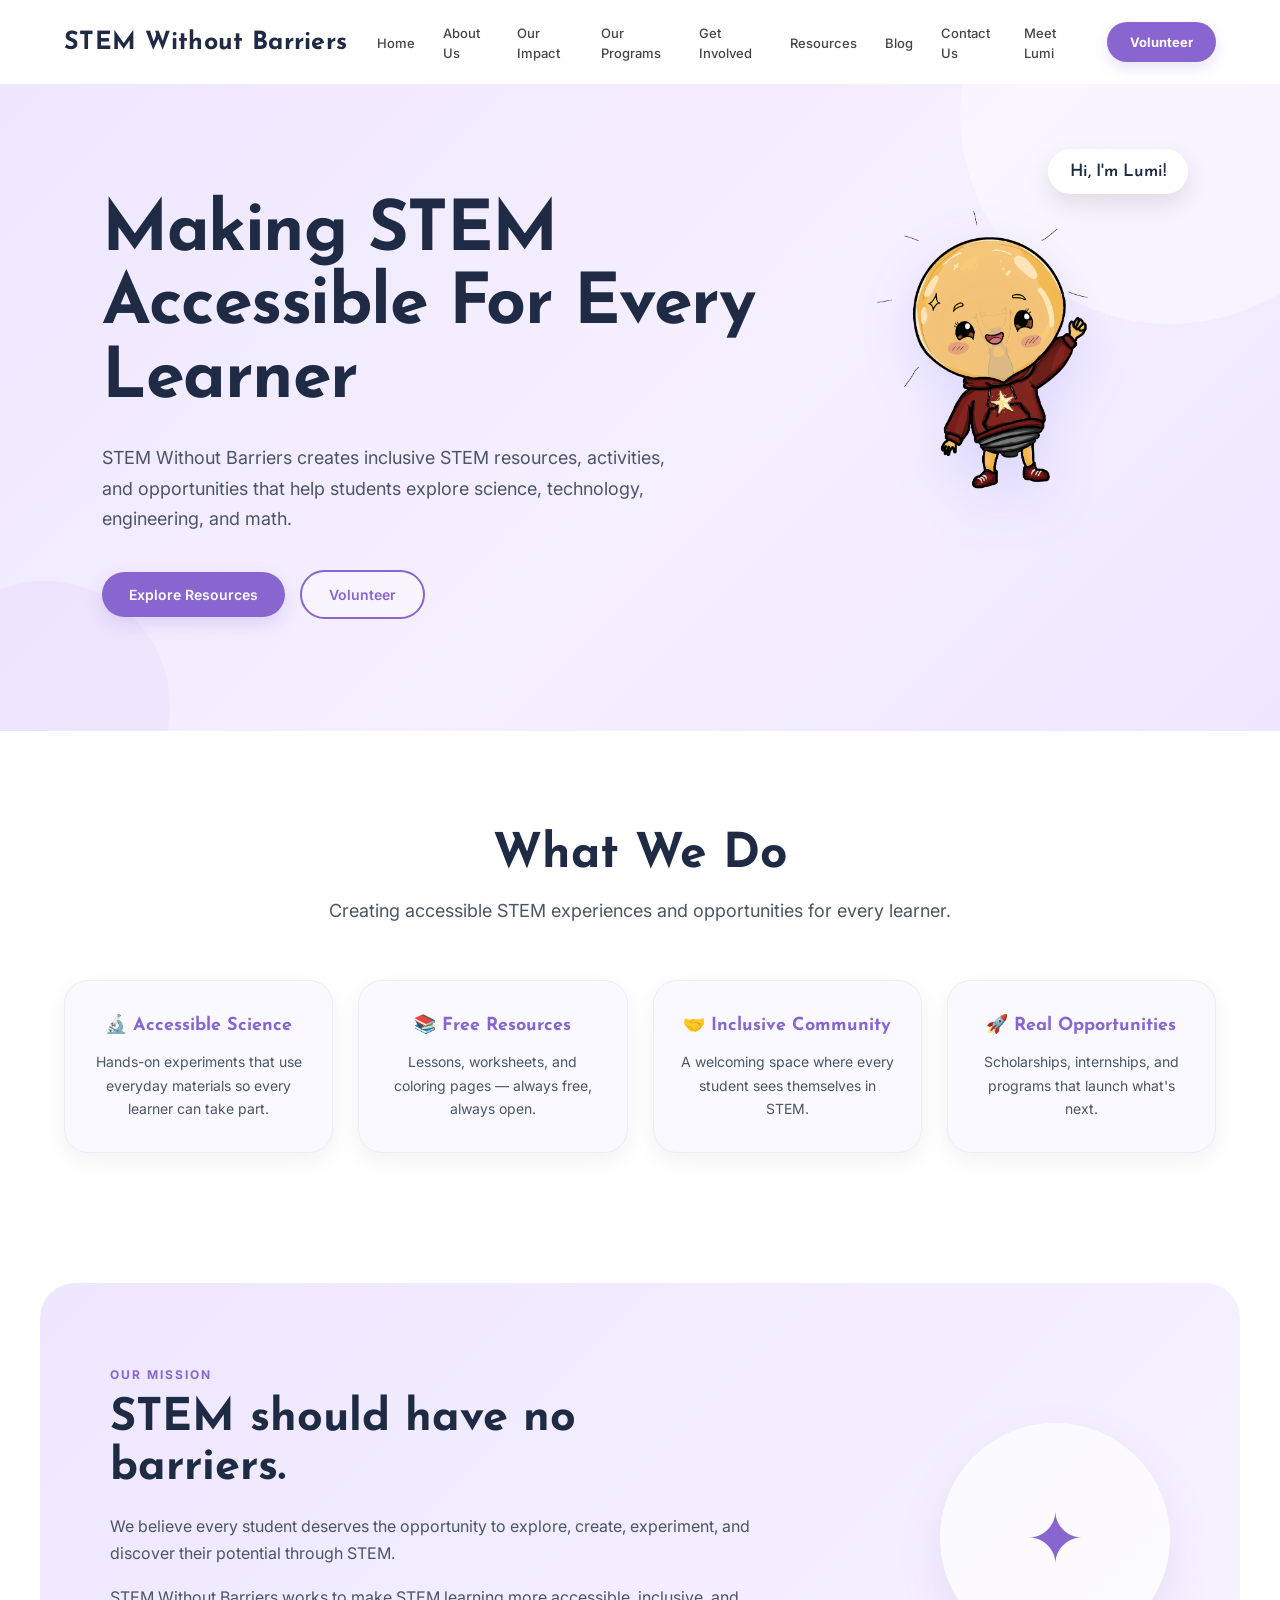
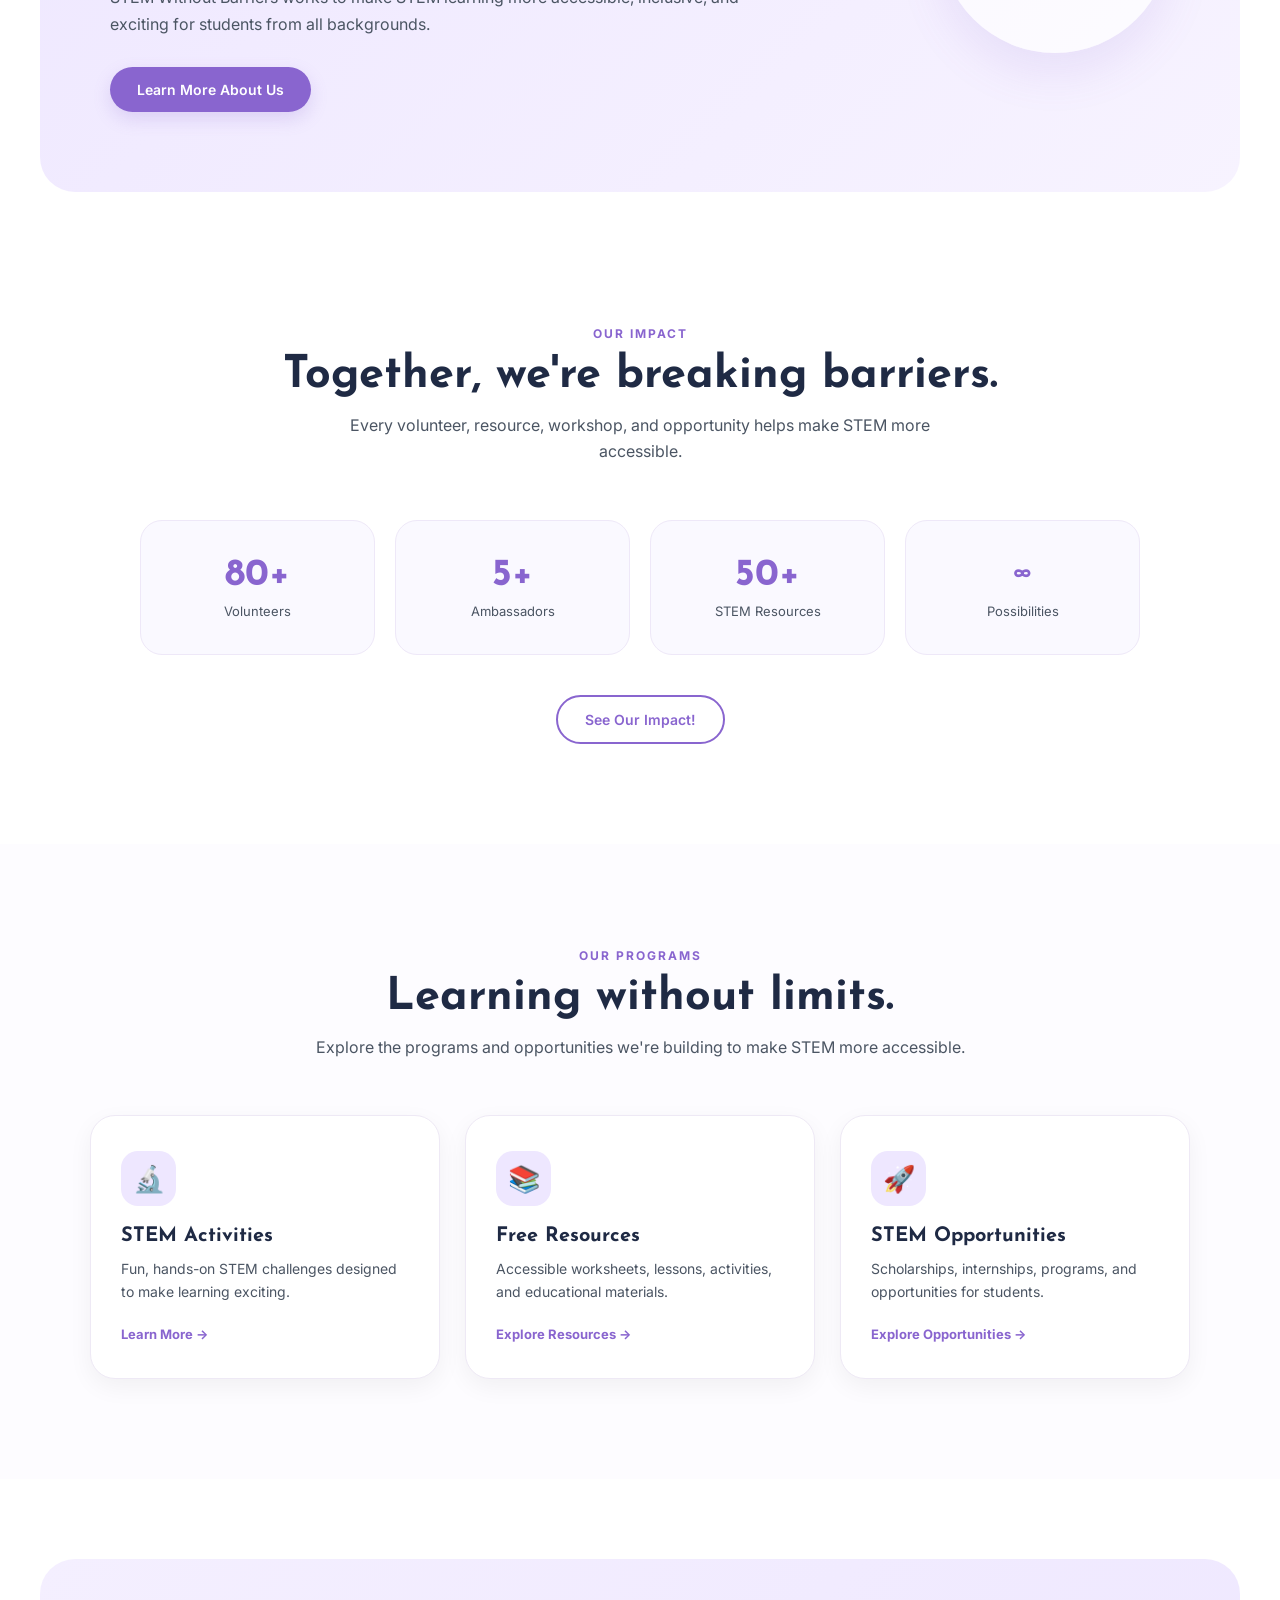
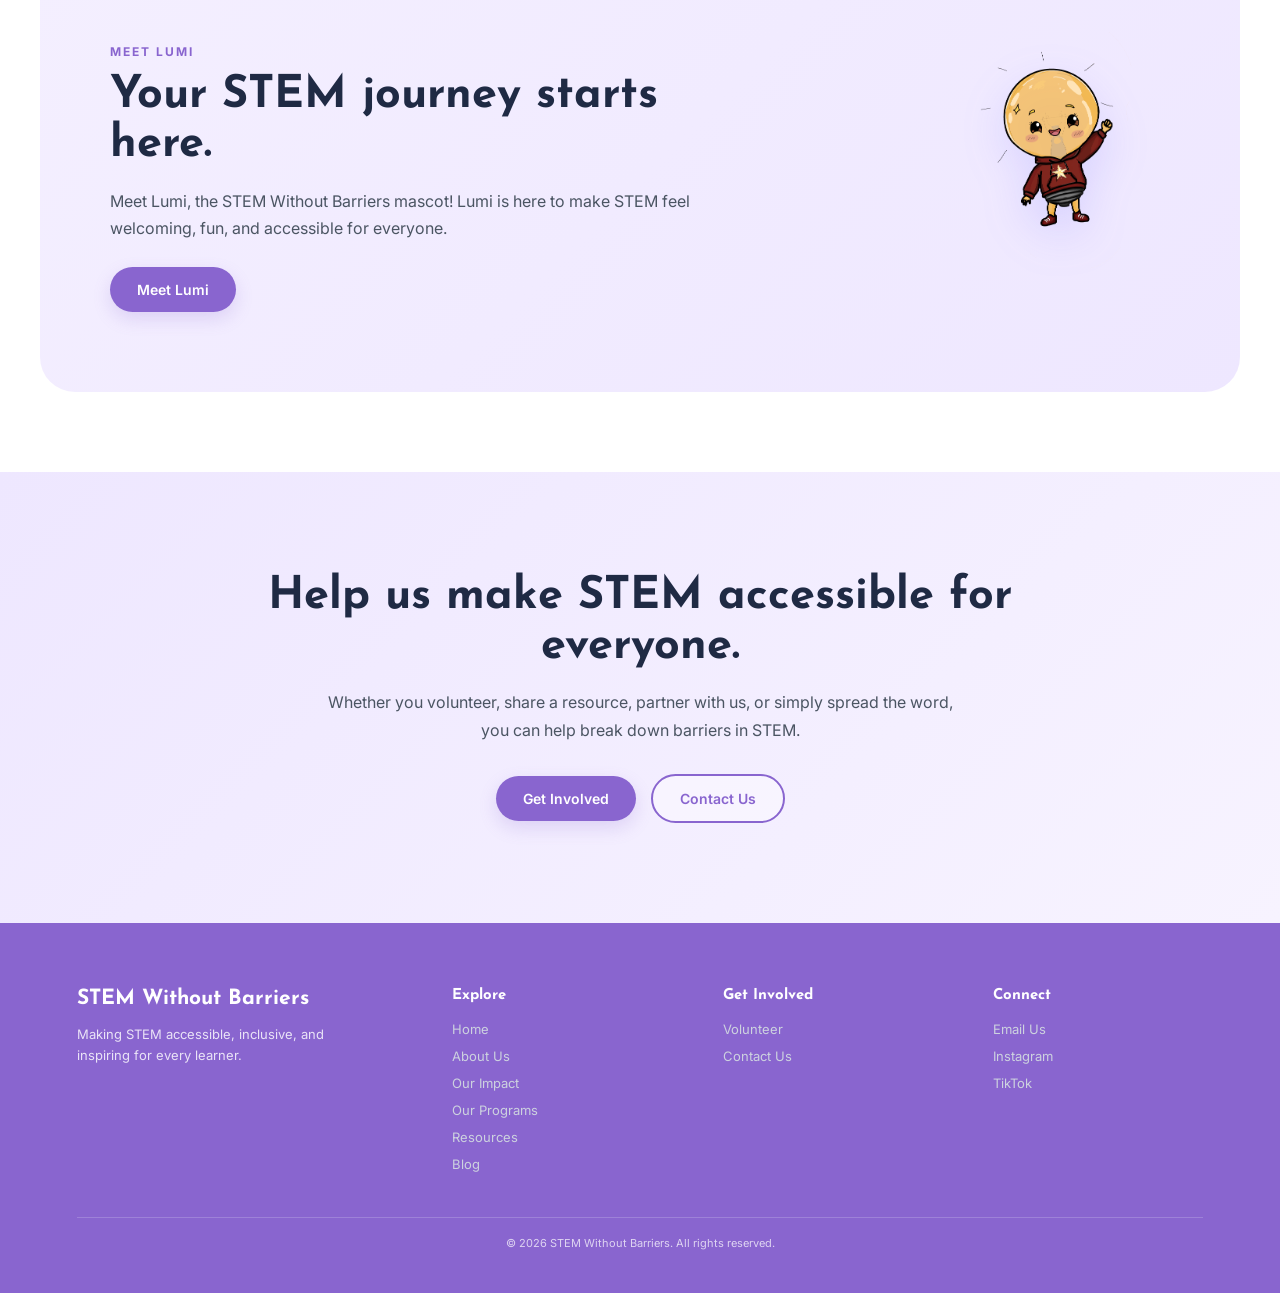
<file: index.html>
<!DOCTYPE html>
<html lang="en">

<head>
    <link rel="icon" href="./favicon.png" type="image/png">
    <link rel="icon" type="image/png" href="favicon.png" sizes="32x32">
<link rel="icon" type="image/png" href="favicon.png" sizes="48x48">
<link rel="apple-touch-icon" href="favicon.png">

    <!-- Google Search Console verification -->
     <meta name="google-site-verification" content="WYCyg_3UjxgB6U30Rl_B0fBOZPWjdHSFT9x_Ym6TP3k" />

   <!-- Google tag (gtag.js) -->
<script async src="https://www.googletagmanager.com/gtag/js?id=G-EX8MQ5KKEY"></script>
<script>
  window.dataLayer = window.dataLayer || [];
  function gtag(){dataLayer.push(arguments);}
  gtag('js', new Date());

  gtag('config', 'G-EX8MQ5KKEY');
</script>

    <meta charset="UTF-8">

    <meta name="viewport" content="width=device-width, initial-scale=1.0">

    <title>STEM Without Barriers</title>
    <meta name="description" content="STEM Without Barriers makes STEM education more accessible through 
    inclusive activities, resources, opportunities, and hands-on learning for students.">


    <!-- Google Fonts -->

    <link rel="preconnect" href="https://fonts.googleapis.com">

    <link rel="preconnect" href="https://fonts.gstatic.com" crossorigin>

    <link
        href="https://fonts.googleapis.com/css2?family=Inter:wght@400;500;600;700&family=Josefin+Sans:wght@400;500;600;700&display=swap"
        rel="stylesheet"
    >


    <!-- CSS -->

    <link rel="stylesheet" href="style.css">

</head>


<body>


    <!-- =========================
         NAVIGATION
    ========================== -->

    <header>

        <nav class="navbar">


            <!-- Logo -->

            <div class="logo">
                STEM Without Barriers
            </div>


            <!-- Navigation Links -->

            <ul class="nav-links">

                <li>
                    <a href="index.html">
                        Home
                    </a>
                </li>

                <li>
                    <a href="about.html">
                        About Us
                    </a>
                </li>

                <li>
                    <a href="impact.html">
                        Our Impact
                    </a>
                </li>

                <li>
                    <a href="programs.html">
                        Our Programs
                    </a>
                </li>

                <li>
                    <a href="involved.html">
                        Get Involved
                    </a>
                </li>

                <li>
                    <a href="resources.html">
                        Resources
                    </a>
                </li>

                <li>
                    <a href="blog.html">
                        Blog
                    </a>
                </li>

                <li>
                    <a href="contact.html">
                        Contact Us
                    </a>
                </li>

                <li>
                    <a href="lumi.html">
                        Meet Lumi
                    </a>
                </li>

            </ul>


            <!-- Volunteer Button -->

            <a
                class="volunteer-btn"
                href="involved.html"
            >
                Volunteer
              
            </a>


        </nav>

    </header>



    <!-- =========================
         HERO SECTION
    ========================== -->

    <main>


        <section class="hero">


            <!-- Hero Text -->

            <div class="hero-content">


                <h1>
                    Making STEM Accessible
                    For Every Learner
                </h1>


                <p>
                    STEM Without Barriers creates inclusive
                    STEM resources, activities, and opportunities
                    that help students explore science,
                    technology, engineering, and math.
                </p>
            

                <!-- Hero Buttons -->

                <div class="hero-buttons">


                    <a
                        href="resources.html"
                        class="primary-btn"
                    >
                        Explore Resources
                    </a>


                    <a
                        href="involved.html"
                        class="secondary-btn"
                    >
                        Volunteer
                    </a>


                </div>


            </div>



            <!-- Lumi -->

            <div class="hero-image">


                <div class="speech-bubble">
                    Hi, I'm Lumi!
                </div>


                <img
                    src="images/lumi.png"
                    alt="Lumi, the STEM Without Barriers mascot"
                >


            </div>


        </section>



        <!-- =========================
             WHAT WE DO
        ========================== -->

        <section class="accessible">


            <h2>
                What We Do
            </h2>


            <p class="section-intro">
                Creating accessible STEM experiences
                and opportunities for every learner.
            </p>



            <div class="feature-cards">


                <!-- Card 1 -->

                <div class="card">

                    <h3>
                        🔬 Accessible Science
                    </h3>

                    <p>
                        Hands-on experiments that use
                        everyday materials so every learner
                        can take part.
                    </p>

                </div>



                <!-- Card 2 -->

                <div class="card">

                    <h3>
                        📚 Free Resources
                    </h3>

                    <p>
                        Lessons, worksheets, and coloring
                        pages — always free, always open.
                    </p>

                </div>



                <!-- Card 3 -->

                <div class="card">

                    <h3>
                        🤝 Inclusive Community
                    </h3>

                    <p>
                        A welcoming space where every
                        student sees themselves in STEM.
                    </p>

                </div>



                <!-- Card 4 -->

                <div class="card">

                    <h3>
                        🚀 Real Opportunities
                    </h3>

                    <p>
                        Scholarships, internships, and
                        programs that launch what's next.
                    </p>

                </div>


            </div>


        </section>



        <!-- =========================
             MISSION SECTION
        ========================== -->

        <section class="mission-section">


            <div class="mission-content">


                <span class="section-label">
                    OUR MISSION
                </span>


                <h2>
                    STEM should have
                    no barriers.
                </h2>


                <p>
                    We believe every student deserves the
                    opportunity to explore, create, experiment,
                    and discover their potential through STEM.
                </p>


                <p>
                    STEM Without Barriers works to make STEM
                    learning more accessible, inclusive, and
                    exciting for students from all backgrounds.
                </p>


                <a
                    href="about.html"
                    class="primary-btn"
                >
                    Learn More About Us
                </a>


            </div>


            <div class="mission-decoration">

                <div class="mission-circle">
                    ✦
                </div>

            </div>


        </section>



        <!-- =========================
             IMPACT PREVIEW
        ========================== -->

        <section class="impact-preview">


            <div class="impact-heading">

                <span class="section-label">
                    OUR IMPACT
                </span>

                <h2>
                    Together, we're
                    breaking barriers.
                </h2>

                <p>
                    Every volunteer, resource, workshop,
                    and opportunity helps make STEM more
                    accessible.
                </p>

            </div>



            <div class="impact-stats">


                <div class="stat-card">

                    <h3>
                        80+
                    </h3>

                    <p>
                        Volunteers
                    </p>

                </div>


                <div class="stat-card">

                    <h3>
                        5+
                    </h3>

                    <p>
                        Ambassadors
                    </p>

                </div>


                <div class="stat-card">

                    <h3>
                        50+
                    </h3>

                    <p>
                        STEM Resources
                    </p>

                </div>


                <div class="stat-card">

                    <h3>
                        ∞
                    </h3>

                    <p>
                        Possibilities
                    </p>

                </div>


            </div>


            <a
                href="impact.html"
                class="secondary-btn impact-button"

            > See Our Impact!</a>

        </section>



        <!-- =========================
             PROGRAMS PREVIEW
        ========================== -->

        <section class="programs-preview">


            <div class="programs-heading">

                <span class="section-label">
                    OUR PROGRAMS
                </span>

                <h2>
                    Learning without limits.
                </h2>

                <p>
                    Explore the programs and opportunities
                    we're building to make STEM more accessible.
                </p>

            </div>



            <div class="program-cards">


                <div class="program-card">

                    <div class="program-icon">
                        🔬
                    </div>

                    <h3>
                        STEM Activities
                    </h3>

                    <p>
                        Fun, hands-on STEM challenges
                        designed to make learning exciting.
                    </p>

                    <a href="programs.html">
                        Learn More →
                    </a>

                </div>



                <div class="program-card">

                    <div class="program-icon">
                        📚
                    </div>

                    <h3>
                        Free Resources
                    </h3>

                    <p>
                        Accessible worksheets, lessons,
                        activities, and educational materials.
                    </p>

                    <a href="resources.html">
                        Explore Resources →
                    </a>

                </div>



                <div class="program-card">

                    <div class="program-icon">
                        🚀
                    </div>

                    <h3>
                        STEM Opportunities
                    </h3>

                    <p>
                        Scholarships, internships, programs,
                        and opportunities for students.
                    </p>

                    <a href="programs.html">
                        Explore Opportunities →
                    </a>

                </div>


            </div>


        </section>



        <!-- =========================
             LUMI CTA
        ========================== -->

        <section class="lumi-section">


            <div class="lumi-content">


                <span class="section-label">
                    MEET LUMI
                </span>


                <h2>
                    Your STEM journey
                    starts here.
                </h2>


                <p>
                    Meet Lumi, the STEM Without Barriers
                    mascot! Lumi is here to make STEM feel
                    welcoming, fun, and accessible for everyone.
                </p>


                <a
                    href="lumi.html"
                    class="primary-btn"
                >
                    Meet Lumi
                </a>


            </div>


            <div class="lumi-small">

                <img
                    src="images/lumi.png"
                    alt="Lumi"
                >

            </div>


        </section>



        <!-- =========================
             FINAL CTA
        ========================== -->

        <section class="final-cta">


            <h2>
                Help us make STEM
                accessible for everyone.
            </h2>


            <p>
                Whether you volunteer, share a resource,
                partner with us, or simply spread the word,
                you can help break down barriers in STEM.
            </p>


            <div class="hero-buttons">


                <a
                    href="involved.html"
                    class="primary-btn"
                >
                    Get Involved
                </a>


                <a
                    href="contact.html"
                    class="secondary-btn"
                >
                    Contact Us
                </a>


            </div>


        </section>


    </main>



    <!-- =========================
         FOOTER
    ========================== -->

    <footer class="footer">


        <div class="footer-inner">


            <!-- Footer Brand -->

            <div class="footer-brand">

                <h3>
                    STEM Without Barriers
                </h3>

                <p>
                    Making STEM accessible, inclusive,
                    and inspiring for every learner.
                </p>

            </div>



            <div class="footer-column">

            <h4>
                Explore
            </h4>

            <a href="index.html">
                Home
            </a>

            <a href="about.html">
                About Us
            </a>

            <a href="impact.html">
                Our Impact
            </a>

            <a href="programs.html">
                Our Programs
            </a>

            <a href="resources.html">
                Resources
            </a>

            <a href="blog.html">
                Blog
            </a>

        </div>



        <div class="footer-column">

            <h4>
                Get Involved
            </h4>

            <a href="involved.html">
                Volunteer
            </a>


            <a href="contact.html">
                Contact Us
            </a>

        </div>


<div class="footer-column">

                <h4>
                    Connect
                </h4>

                <a href="mailto:infostemwithoutbarriers@gmail.com">
                    Email Us
                </a>

                <a href="https://www.instagram.com/stemwithoutbarriers?utm_source=ig_web_button_share_sheet&igsh=ZDNlZDc0MzIxNw==">
                    Instagram
                </a>

                <a href="https://www.tiktok.com/@stem.without.barriers?is_from_webapp=1&sender_device=pc">
                    TikTok
                </a>

            </div>

    </div>


        </div>



        <!-- Footer Bottom -->

        <div class="footer-bottom">

            <p>
                © 2026 STEM Without Barriers.
                All rights reserved.
            </p>

        </div>


    </footer>


</body>

</html>
</file>
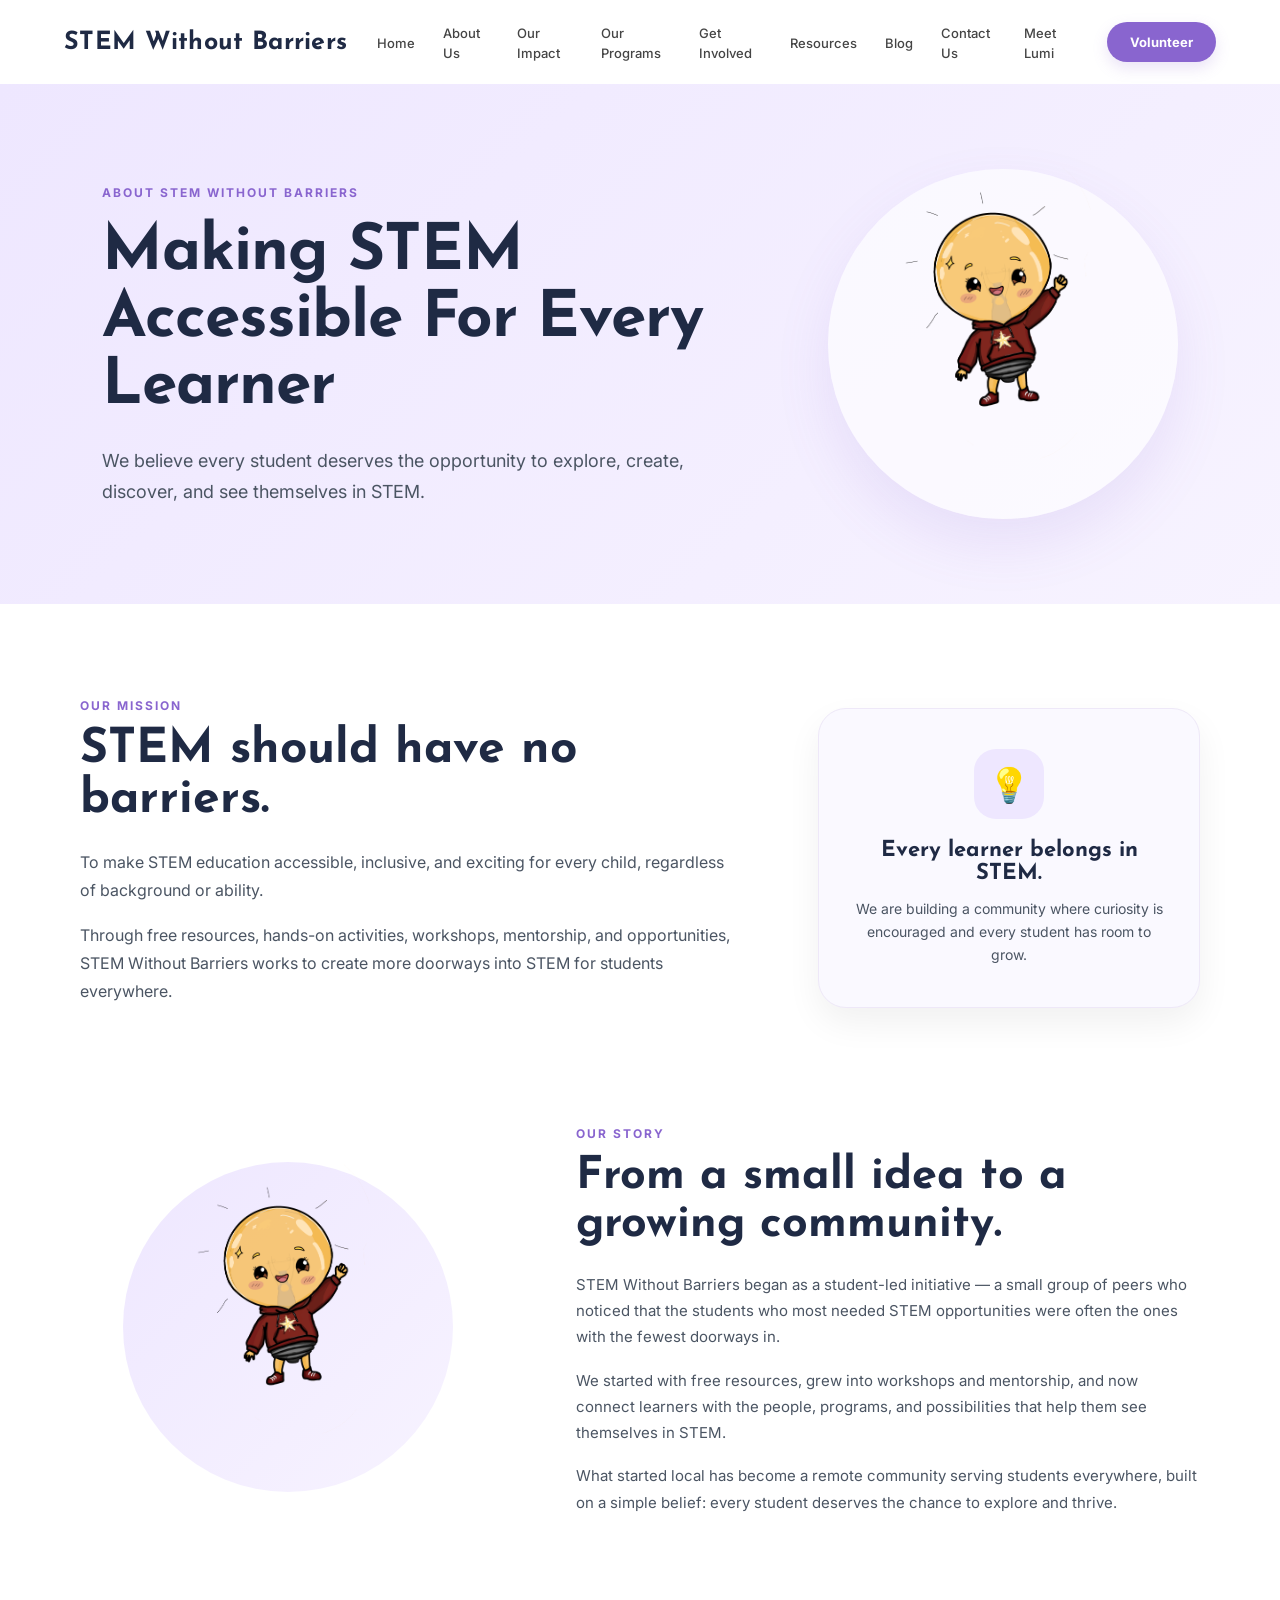
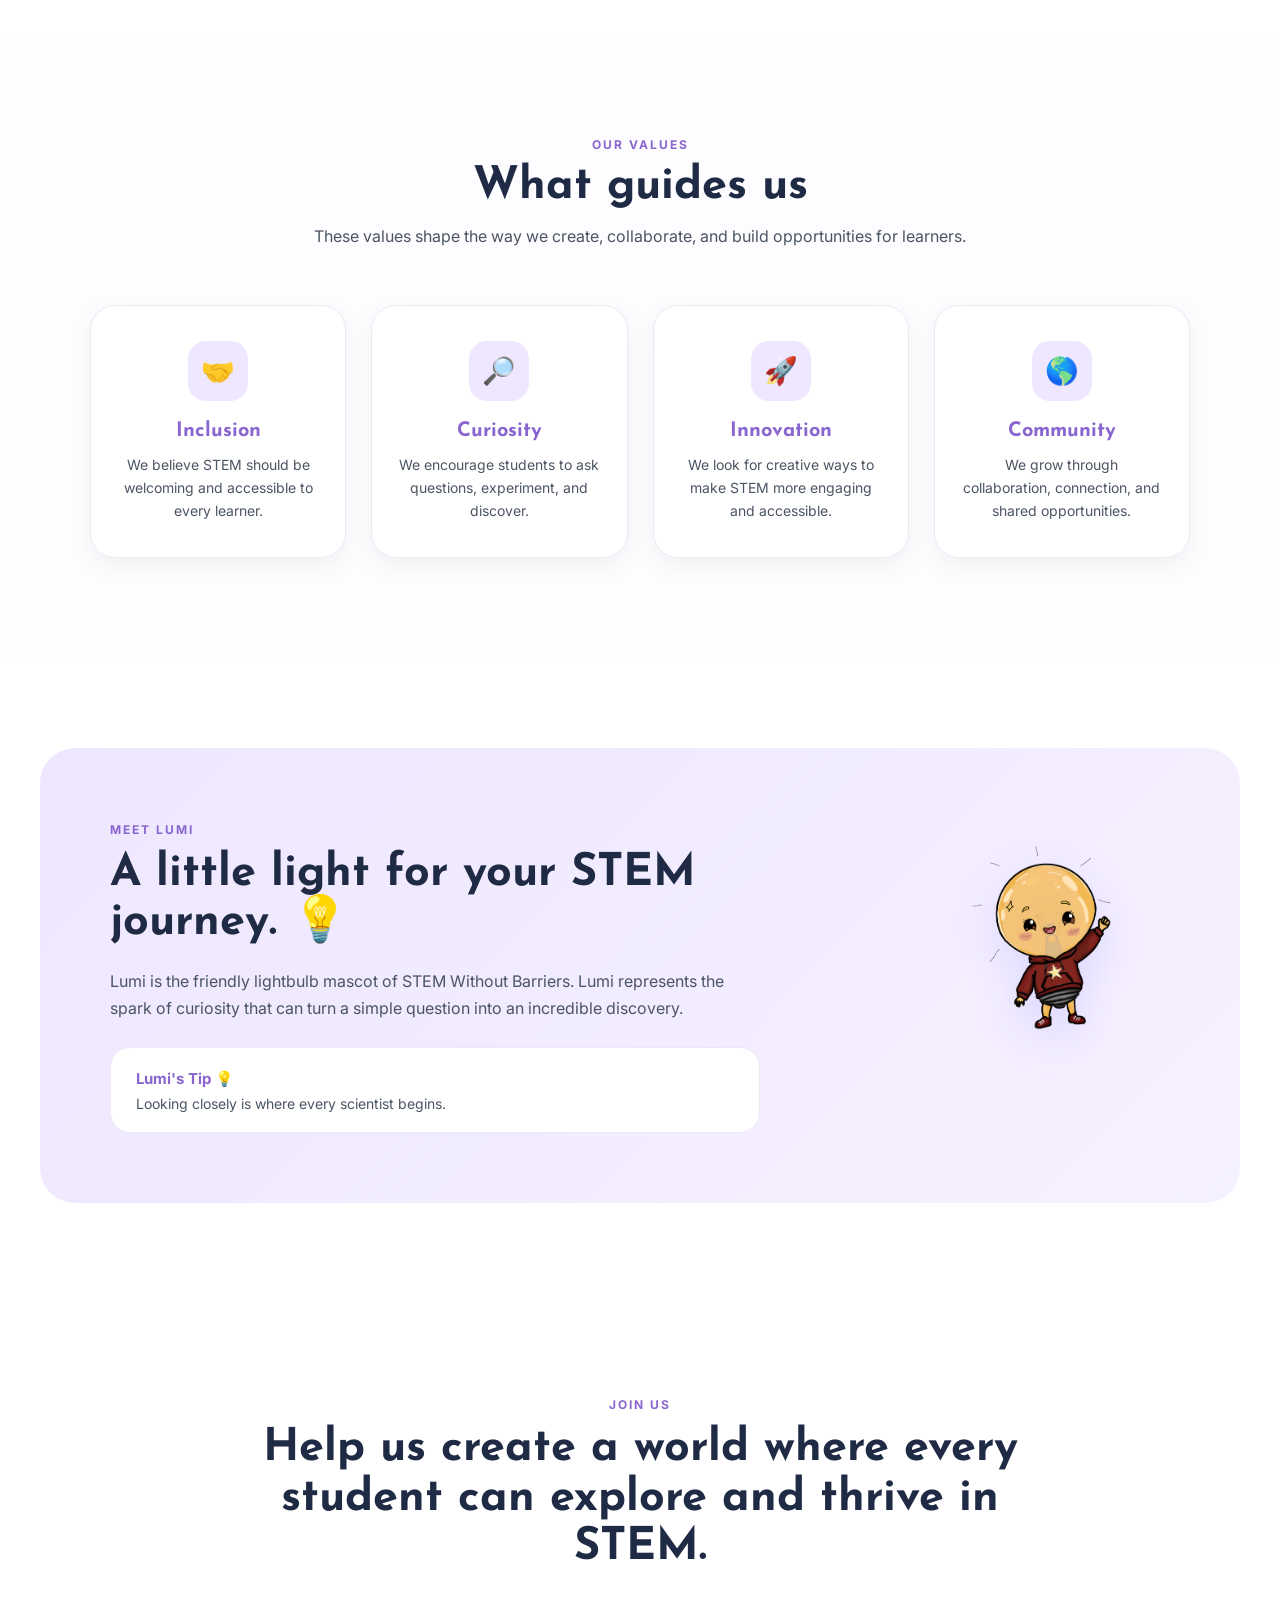
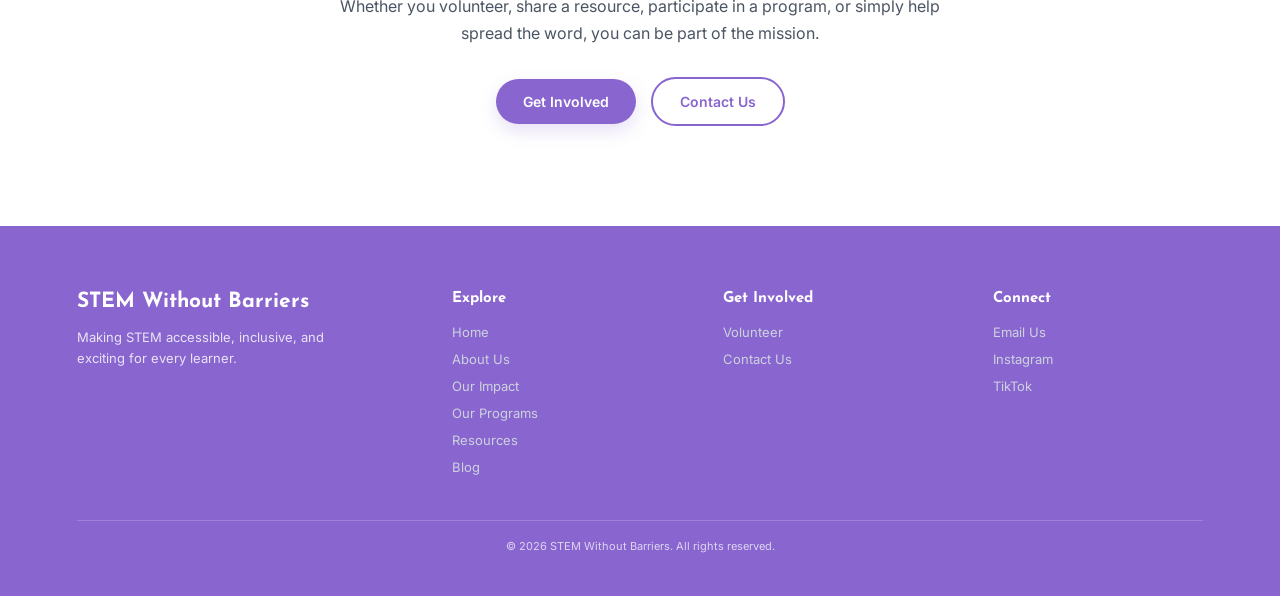
<file: about.html>
<!DOCTYPE html>
<html lang="en">

<head>
    <link rel="icon" href="./favicon.png" type="image/png">
    <link rel="icon" type="image/png" href="favicon.png" sizes="32x32">
<link rel="icon" type="image/png" href="favicon.png" sizes="48x48">
<link rel="apple-touch-icon" href="favicon.png">

<!-- Google tag (gtag.js) -->
<script async src="https://www.googletagmanager.com/gtag/js?id=G-EX8MQ5KKEY"></script>
<script>
  window.dataLayer = window.dataLayer || [];
  function gtag(){dataLayer.push(arguments);}
  gtag('js', new Date());

  gtag('config', 'G-EX8MQ5KKEY');
</script>

    <meta charset="UTF-8">

    <meta name="viewport" content="width=device-width, initial-scale=1.0">

    <title>About Us | STEM Without Barriers</title>

    <!-- Google Fonts -->
    <link rel="preconnect" href="https://fonts.googleapis.com">

    <link rel="preconnect"
          href="https://fonts.gstatic.com"
          crossorigin>

    <link href="https://fonts.googleapis.com/css2?family=Inter:wght@400;500;600;700&family=Josefin+Sans:wght@400;500;600;700&display=swap"
          rel="stylesheet">

    <!-- Main CSS -->
    <link rel="stylesheet" href="style.css">

</head>


<body>


<!-- =====================================================
     NAVIGATION
===================================================== -->

<header>

    <nav class="navbar">

        <div class="logo">
            STEM Without Barriers
        </div>


        <ul class="nav-links">

            <li>
                <a href="index.html">Home</a>
            </li>

            <li>
                <a href="about.html">About Us</a>
            </li>

            <li>
                <a href="impact.html">Our Impact</a>
            </li>

            <li>
                <a href="programs.html">Our Programs</a>
            </li>

            <li>
                <a href="involved.html">Get Involved</a>
            </li>

            <li>
                <a href="resources.html">Resources</a>
            </li>

            <li>
                <a href="blog.html">Blog</a>
            </li>

            <li>
                <a href="contact.html">Contact Us</a>
            </li>

                <li>
                    <a href="lumi.html">
                        Meet Lumi
                    </a>
                </li>


        </ul>


        <a href="involved.html" class="volunteer-btn">
            Volunteer
        </a>

    </nav>

</header>



<!-- =====================================================
     ABOUT HERO
===================================================== -->

<section class="about-hero">

    <div class="about-hero-content">

        <span class="section-label">
            ABOUT STEM WITHOUT BARRIERS
        </span>

        <h1>
            Making STEM Accessible
            For Every Learner
        </h1>

        <p>
            We believe every student deserves the opportunity
            to explore, create, discover, and see themselves
            in STEM.
        </p>

    </div>


    <div class="about-hero-decoration">

        <div class="about-lumi-circle">

            <img
                src="images/lumi.png"
                alt="Lumi, STEM Without Barriers mascot"
            >

        </div>

    </div>

</section>



<!-- =====================================================
     MISSION
===================================================== -->

<section class="about-mission">

    <div class="about-mission-content">

        <span class="section-label">
            OUR MISSION
        </span>

        <h2>
            STEM should have
            no barriers.
        </h2>

        <p>
            To make STEM education accessible, inclusive,
            and exciting for every child, regardless of
            background or ability.
        </p>

        <p>
            Through free resources, hands-on activities,
            workshops, mentorship, and opportunities,
            STEM Without Barriers works to create more
            doorways into STEM for students everywhere.
        </p>

    </div>


    <div class="about-mission-card">

        <div class="mission-icon">
            💡
        </div>

        <h3>
            Every learner belongs in STEM.
        </h3>

        <p>
            We are building a community where curiosity
            is encouraged and every student has room to grow.
        </p>

    </div>

</section>



<!-- =====================================================
     OUR STORY
===================================================== -->

<section class="about-story">

    <div class="story-image">

        <div class="story-lumi">

            <img
                src="images/lumi.png"
                alt="Lumi"
            >

        </div>

    </div>


    <div class="story-content">

        <span class="section-label">
            OUR STORY
        </span>

        <h2>
            From a small idea
            to a growing community.
        </h2>

        <p>
            STEM Without Barriers began as a student-led
            initiative — a small group of peers who noticed
            that the students who most needed STEM opportunities
            were often the ones with the fewest doorways in.
        </p>

        <p>
            We started with free resources, grew into
            workshops and mentorship, and now connect
            learners with the people, programs, and
            possibilities that help them see themselves
            in STEM.
        </p>

        <p>
            What started local has become a remote community
            serving students everywhere, built on a simple
            belief: every student deserves the chance to
            explore and thrive.
        </p>

    </div>

</section>



<!-- =====================================================
     VALUES
===================================================== -->

<section class="values-section">

    <div class="values-heading">

        <span class="section-label">
            OUR VALUES
        </span>

        <h2>
            What guides us
        </h2>

        <p>
            These values shape the way we create,
            collaborate, and build opportunities for learners.
        </p>

    </div>


    <div class="values-grid">


        <!-- INCLUSION -->

        <div class="value-card">

            <div class="value-icon">
                🤝
            </div>

            <h3>
                Inclusion
            </h3>

            <p>
                We believe STEM should be welcoming and
                accessible to every learner.
            </p>

        </div>



        <!-- CURIOSITY -->

        <div class="value-card">

            <div class="value-icon">
                🔎
            </div>

            <h3>
                Curiosity
            </h3>

            <p>
                We encourage students to ask questions,
                experiment, and discover.
            </p>

        </div>



        <!-- INNOVATION -->

        <div class="value-card">

            <div class="value-icon">
                🚀
            </div>

            <h3>
                Innovation
            </h3>

            <p>
                We look for creative ways to make STEM
                more engaging and accessible.
            </p>

        </div>



        <!-- COMMUNITY -->

        <div class="value-card">

            <div class="value-icon">
                🌎
            </div>

            <h3>
                Community
            </h3>

            <p>
                We grow through collaboration, connection,
                and shared opportunities.
            </p>

        </div>

    </div>

</section>



<!-- =====================================================
     LUMI
===================================================== -->

<section class="about-lumi-section">

    <div class="about-lumi-content">

        <span class="section-label">
            MEET LUMI
        </span>

        <h2>
            A little light
            for your STEM journey. 💡
        </h2>

        <p>
            Lumi is the friendly lightbulb mascot of
            STEM Without Barriers. Lumi represents the
            spark of curiosity that can turn a simple
            question into an incredible discovery.
        </p>

        <div class="lumi-tip">

            <strong>
                Lumi's Tip 💡
            </strong>

            <p>
                Looking closely is where every scientist begins.
            </p>

        </div>

    </div>


    <div class="about-lumi-image">

        <img
            src="images/lumi.png"
            alt="Lumi, STEM Without Barriers mascot"
        >

    </div>

</section>



<!-- =====================================================
     FINAL CTA
===================================================== -->

<section class="about-cta">

    <span class="section-label">
        JOIN US
    </span>

    <h2>
        Help us create a world where
        every student can explore and thrive in STEM.
    </h2>

    <p>
        Whether you volunteer, share a resource,
        participate in a program, or simply help spread
        the word, you can be part of the mission.
    </p>


    <div class="hero-buttons">

        <a href="involved.html" class="primary-btn">
            Get Involved
        </a>

        <a href="contact.html" class="secondary-btn">
            Contact Us
        </a>

    </div>

</section>



<!-- =====================================================
     FOOTER
===================================================== -->

<footer class="footer">

    <div class="footer-inner">


        <div class="footer-brand">

            <h3>
                STEM Without Barriers
            </h3>

            <p>
                Making STEM accessible, inclusive,
                and exciting for every learner.
            </p>

        </div>



        <div class="footer-column">

            <h4>
                Explore
            </h4>

            <a href="index.html">
                Home
            </a>

            <a href="about.html">
                About Us
            </a>

            <a href="impact.html">
                Our Impact
            </a>

            <a href="programs.html">
                Our Programs
            </a>

            <a href="resources.html">
                Resources
            </a>

            <a href="blog.html">
                Blog
            </a>

        </div>



        <div class="footer-column">

            <h4>
                Get Involved
            </h4>

            <a href="involved.html">
                Volunteer
            </a>


            <a href="contact.html">
                Contact Us
            </a>

        </div>


<div class="footer-column">

                <h4>
                    Connect
                </h4>

                <a href="mailto:infostemwithoutbarriers@gmail.com">
                    Email Us
                </a>

                <a href="https://www.instagram.com/stemwithoutbarriers?utm_source=ig_web_button_share_sheet&igsh=ZDNlZDc0MzIxNw==">
                    Instagram
                </a>

                <a href="https://www.tiktok.com/@stem.without.barriers?is_from_webapp=1&sender_device=pc">
                    TikTok
                </a>

            </div>

    </div>


    <div class="footer-bottom">

        <p>
            © 2026 STEM Without Barriers. All rights reserved.
        </p>

    </div>

</footer>


</body>

</html>
</file>
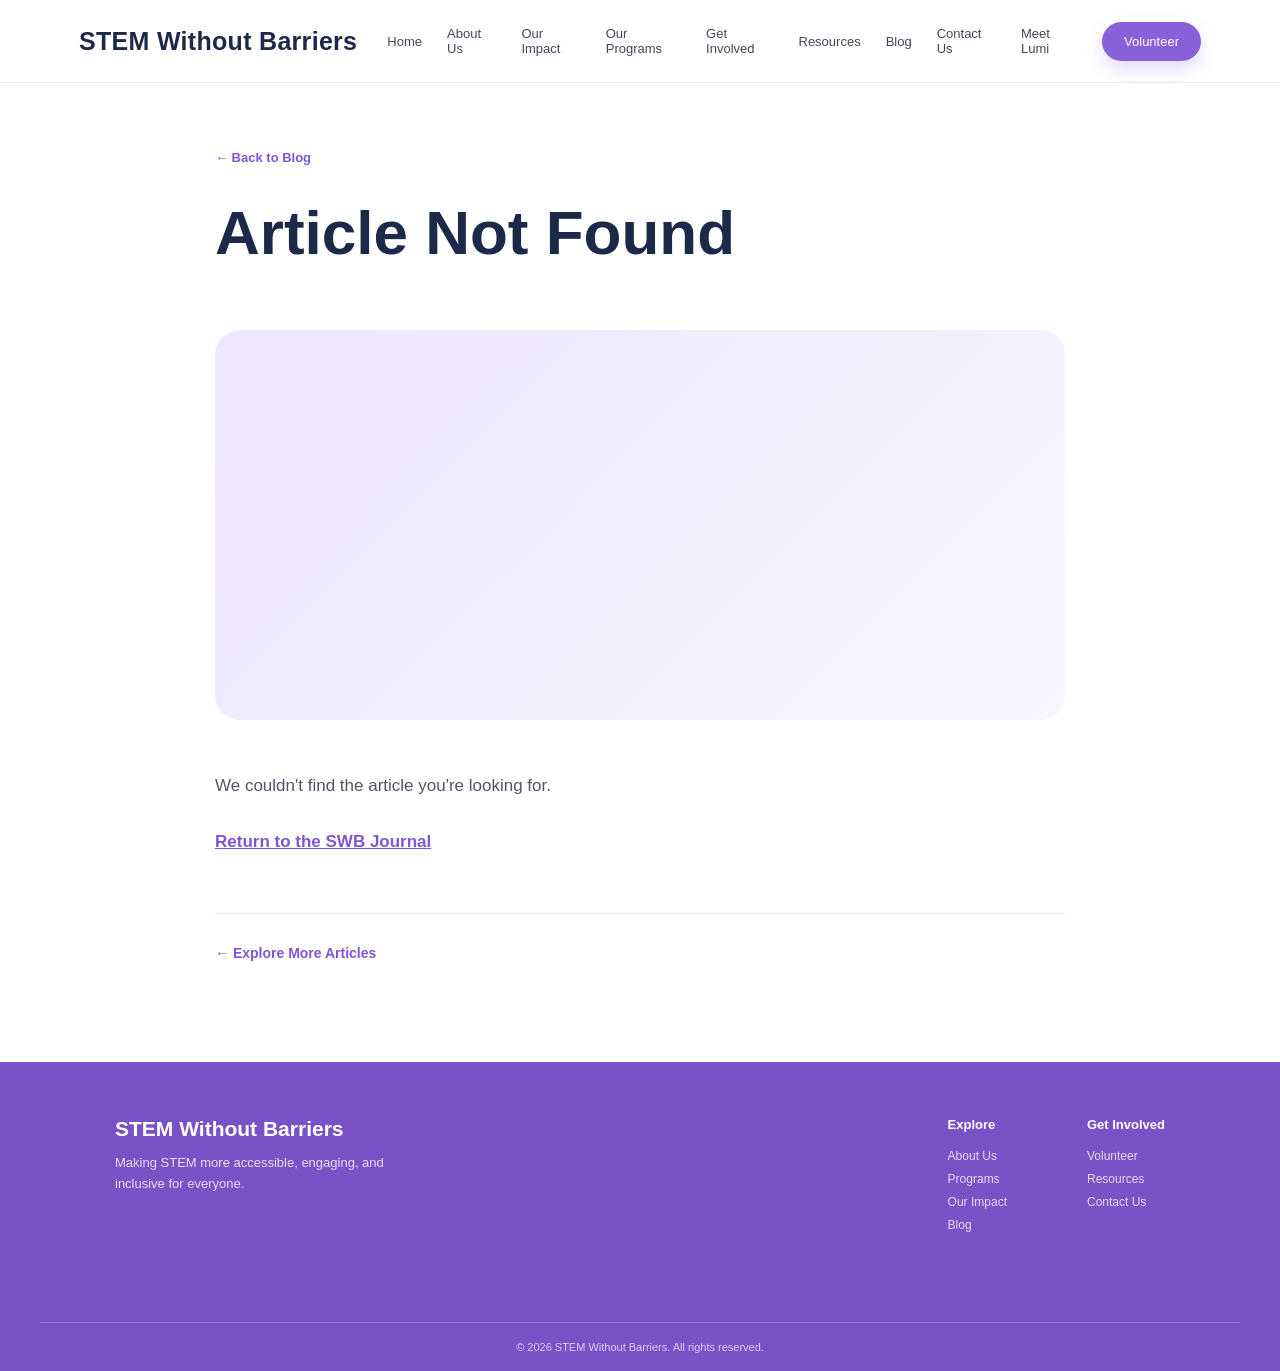
<file: article.html>
<!DOCTYPE html>
<html lang="en">
<head>
    <link rel="icon" href="./favicon.png" type="image/png">
    <link rel="icon" type="image/png" href="favicon.png" sizes="32x32">
<link rel="icon" type="image/png" href="favicon.png" sizes="48x48">
<link rel="apple-touch-icon" href="favicon.png">

<!-- Google tag (gtag.js) -->
<script async src="https://www.googletagmanager.com/gtag/js?id=G-EX8MQ5KKEY"></script>
<script>
  window.dataLayer = window.dataLayer || [];
  function gtag(){dataLayer.push(arguments);}
  gtag('js', new Date());

  gtag('config', 'G-EX8MQ5KKEY');
</script>
    
    <meta charset="UTF-8">

    <meta
        name="viewport"
        content="width=device-width, initial-scale=1.0"
    >

    <title>Article | STEM Without Barriers</title>

    <link rel="stylesheet" href="style.css">
    <link rel="stylesheet" href="blog.css">

</head>


<body>


<!-- =========================
     NAVIGATION
========================= -->

<header class="site-header">

    <div class="nav-container">

        <a href="index.html" class="logo">
            STEM Without Barriers
        </a>

        <nav class="main-nav">

            <a href="index.html">Home</a>
            <a href="about.html">About Us</a>
            <a href="impact.html">Our Impact</a>
            <a href="programs.html">Our Programs</a>
            <a href="involved.html">Get Involved</a>
            <a href="resources.html">Resources</a>
            <a href="blog.html" class="active">Blog</a>
            <a href="contact.html">Contact Us</a>
            <a href="lumi.html">Meet Lumi</a>

            <a href="volunteer.html" class="nav-button">
                Volunteer
            </a>

        </nav>

    </div>

</header>


<!-- =========================
     ARTICLE
========================= -->

<main class="article-page">

    <div class="article-container">

        <a
            href="blog.html"
            class="back-to-blog"
        >
            ← Back to Blog
        </a>


        <div id="articleCategory"></div>


        <h1 id="articleTitle">
            Loading article...
        </h1>


        <div
            class="article-page-meta"
            id="articleMeta"
        >
        </div>


        <div
            class="article-hero-image"
            id="articleImage"
        >
        </div>


        <article
            class="article-body"
            id="articleBody"
        >
        </article>


        <div class="article-bottom">

            <a href="blog.html">
                ← Explore More Articles
            </a>

        </div>

    </div>

</main>


<!-- =========================
     FOOTER
========================= -->

<footer class="site-footer">

    <div class="footer-container">

        <div class="footer-brand">

            <h2>
                STEM Without Barriers
            </h2>

            <p>
                Making STEM more accessible, engaging,
                and inclusive for everyone.
            </p>

        </div>


        <div class="footer-links">

            <div>

                <h3>Explore</h3>

                <a href="about.html">About Us</a>
                <a href="programs.html">Programs</a>
                <a href="impact.html">Our Impact</a>
                <a href="blog.html">Blog</a>

            </div>


            <div>

                <h3>Get Involved</h3>

                <a href="involved.html">Volunteer</a>
                <a href="resources.html">Resources</a>
                <a href="contact.html">Contact Us</a>

            </div>

        </div>

    </div>


    <div class="footer-bottom">

        <p>
            © 2026 STEM Without Barriers. All rights reserved.
        </p>

    </div>

</footer>


<script src="blog.js"></script>


<script>

/* =========================================================
   LOAD SELECTED ARTICLE
========================================================= */

const params =
    new URLSearchParams(window.location.search);

const articleID =
    params.get("article");


const selectedArticle =
    articles.find(
        article => article.id === articleID
    );


if (selectedArticle) {

    document.title =
        `${selectedArticle.title} | STEM Without Barriers`;

    document.getElementById(
    "articleTitle"
    ).textContent =
    selectedArticle.title;

    document.getElementById(
        "articleCategory"
    ).innerHTML = `

        <span class="article-page-category">
            ${selectedArticle.category}
        </span>

    `;


    document.getElementById(
    "articleMeta"
).innerHTML = `

    <span>
        By <strong>${selectedArticle.author}</strong>
    </span>

    ${
        selectedArticle.translator
            ? `
                <span class="translator-credit">
                    Translated by
                    <strong>${selectedArticle.translator}</strong>
                </span>
              `
            : ""
    }

    <span>
        ${selectedArticle.date}
    </span>

    <span>
        ${selectedArticle.readTime}
    </span>

`;


    const articleImage =
        document.getElementById(
            "articleImage"
        );


    articleImage.innerHTML = `

        <img
            src="${selectedArticle.image}"
            alt="${selectedArticle.title}"
            onerror="this.style.display='none';"
        >

    `;


    document.getElementById(
        "articleBody"
    ).innerHTML =
        selectedArticle.content;

} else {

    document.getElementById(
        "articleTitle"
    ).textContent =
        "Article Not Found";


    document.getElementById(
        "articleBody"
    ).innerHTML = `

        <p>
            We couldn't find the article you're looking for.
        </p>

        <p>
            <a href="blog.html">
                Return to the SWB Journal
            </a>
        </p>

    `;

}

</script>


</body>
</html>
</file>
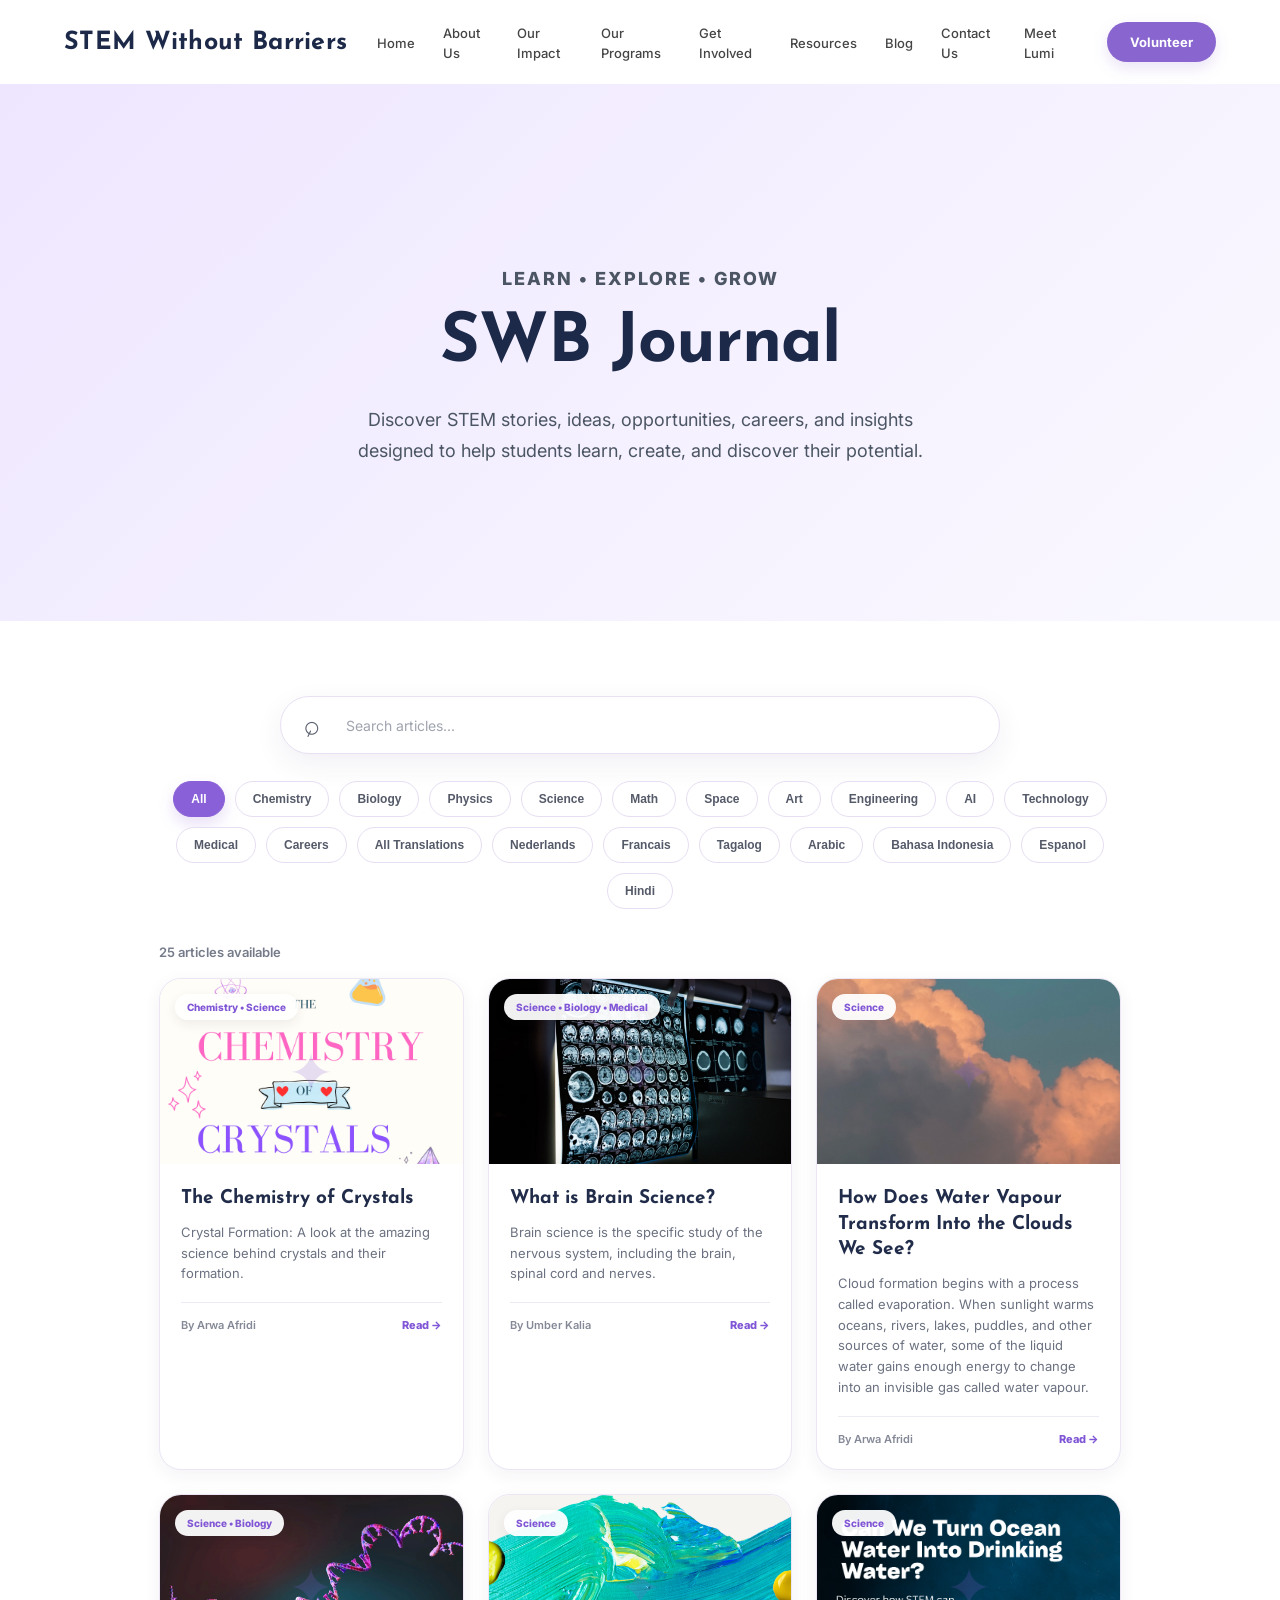
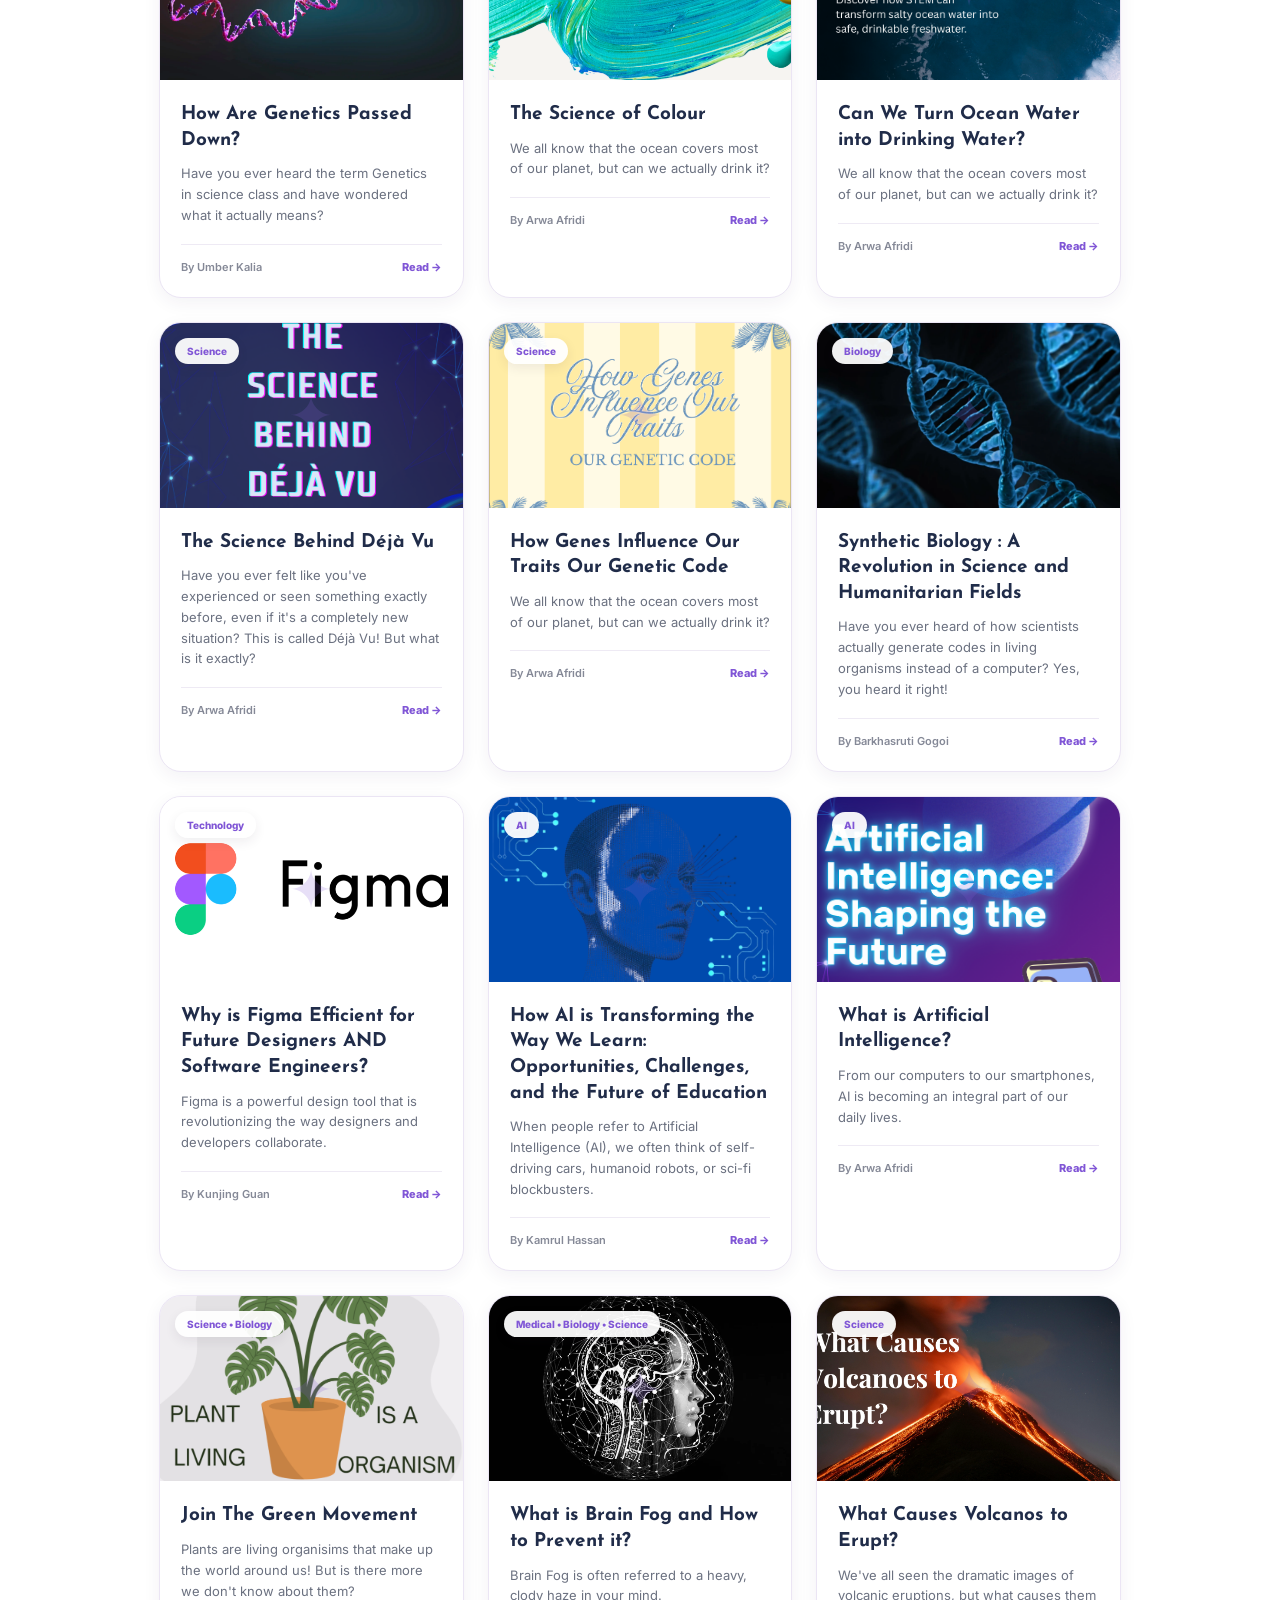
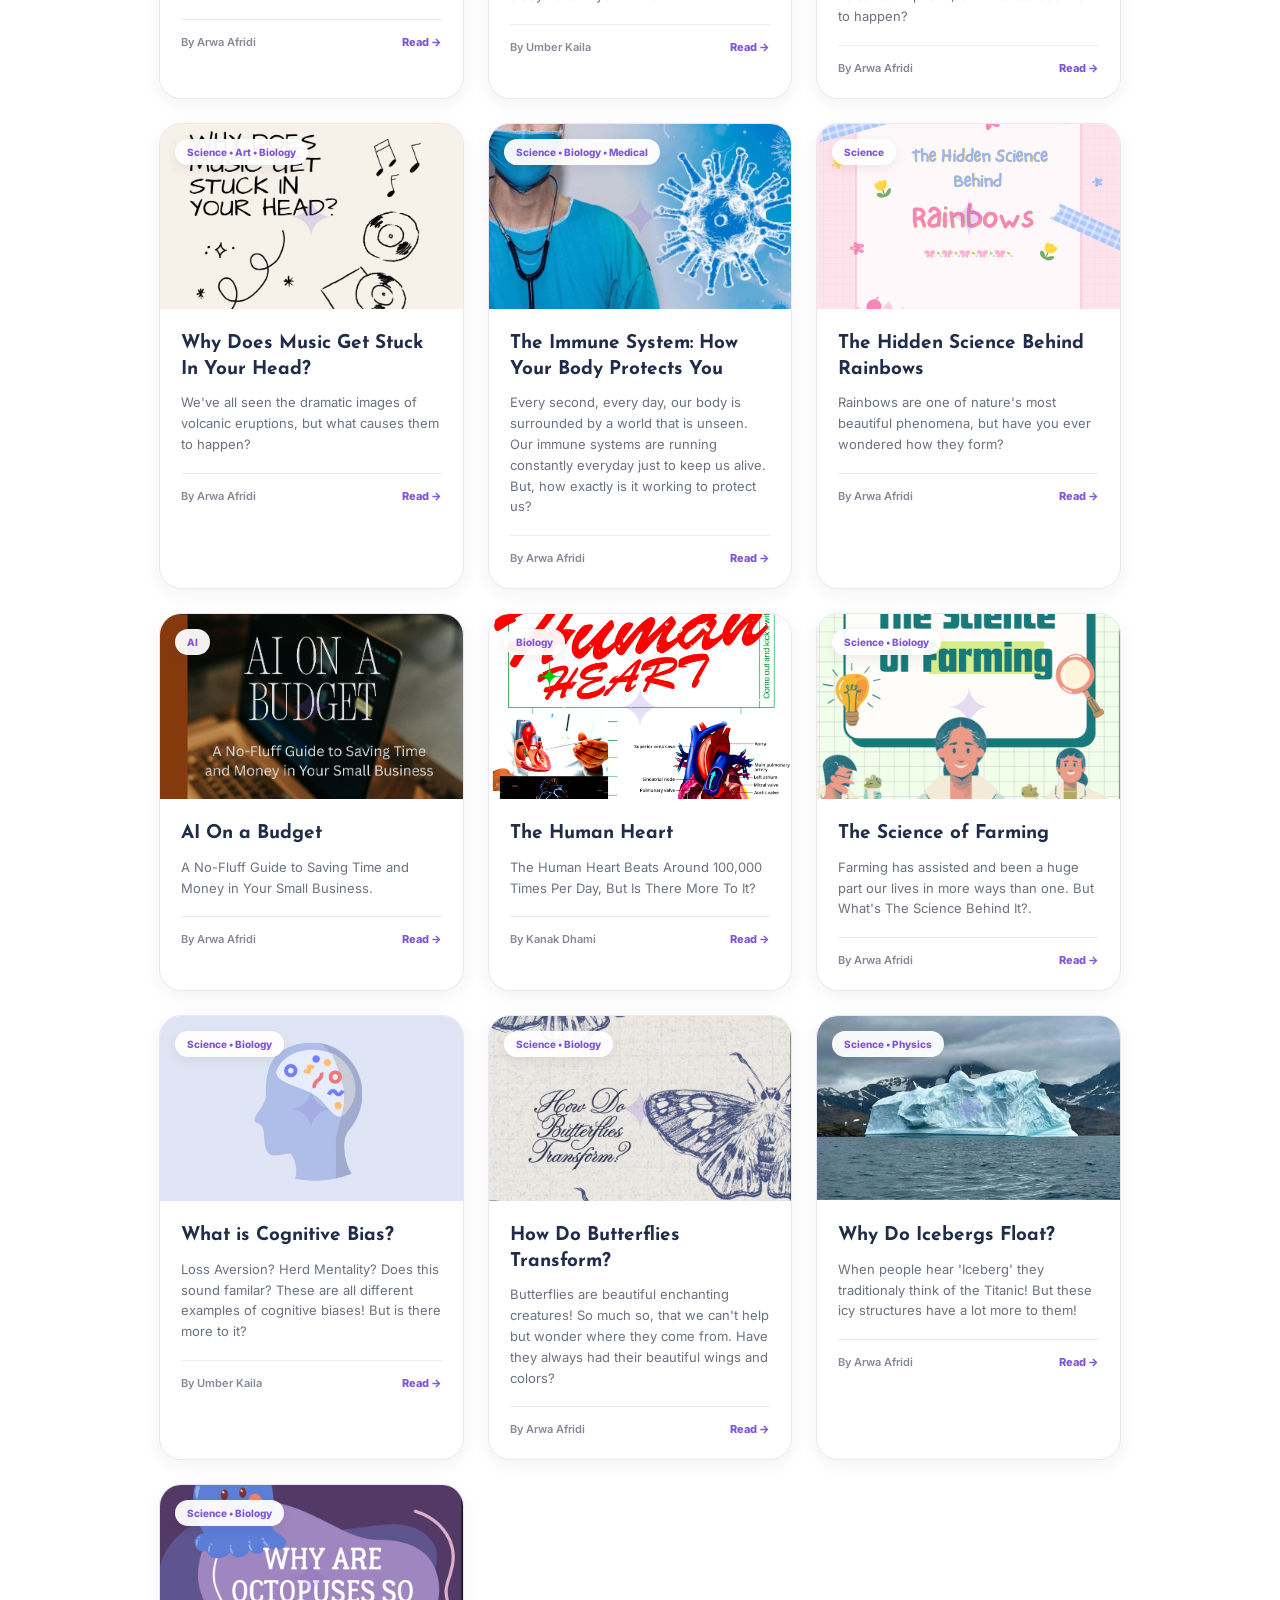
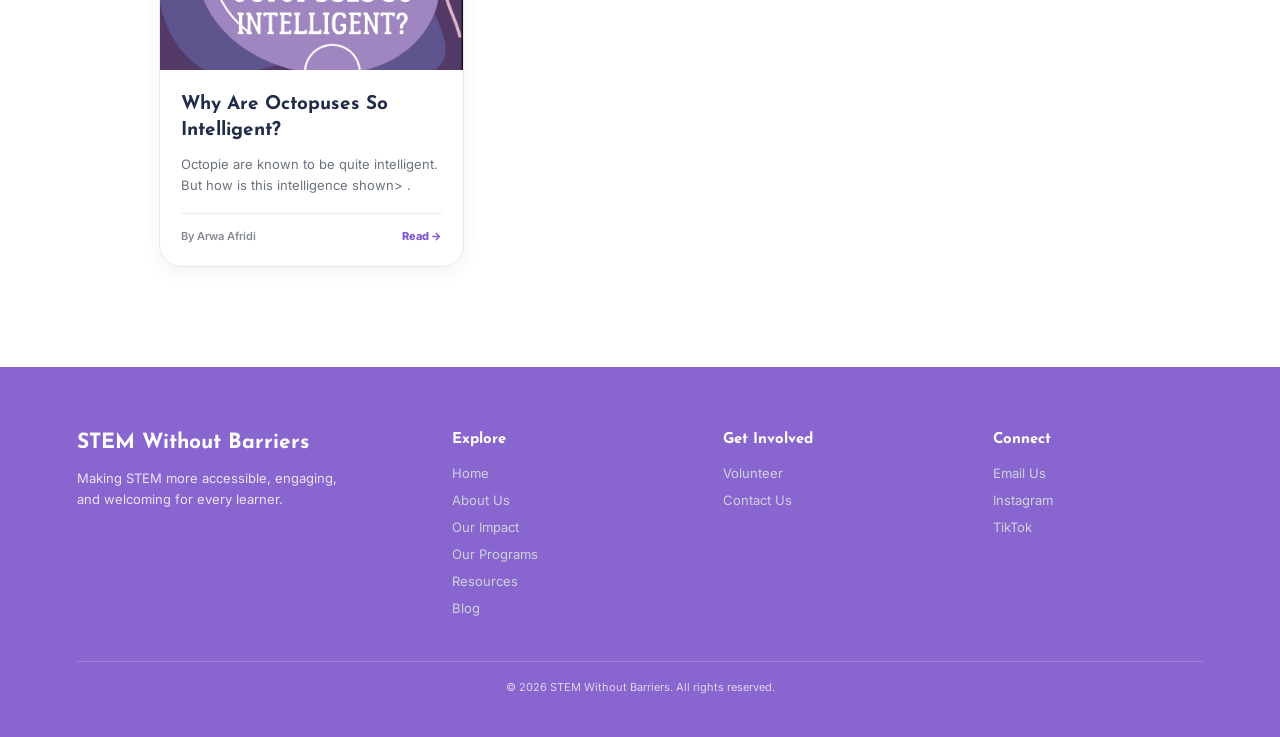
<file: blog.html>
<!DOCTYPE html>
<html lang="en">
<head>
<link rel="icon" href="./favicon.png" type="image/png">
    <link rel="icon" type="image/png" href="favicon.png" sizes="32x32">
<link rel="icon" type="image/png" href="favicon.png" sizes="48x48">
<link rel="apple-touch-icon" href="favicon.png">

   <!-- Google tag (gtag.js) -->
<script async src="https://www.googletagmanager.com/gtag/js?id=G-EX8MQ5KKEY"></script>
<script>
  window.dataLayer = window.dataLayer || [];
  function gtag(){dataLayer.push(arguments);}
  gtag('js', new Date());

  gtag('config', 'G-EX8MQ5KKEY');
</script>

    <meta charset="UTF-8">

    <meta
        name="viewport"
        content="width=device-width, initial-scale=1.0"
    >

    <title>Blog| STEM Without Barriers</title>

    <!-- Google Fonts -->
    <link rel="preconnect" href="https://fonts.googleapis.com">

    <link rel="preconnect" href="https://fonts.gstatic.com" crossorigin>

    <link
        href="https://fonts.googleapis.com/css2?family=Inter:wght@400;500;600;700&family=Josefin+Sans:wght@400;500;600;700&display=swap"
        rel="stylesheet"
    >

    <!-- Main Styles -->
    <link rel="stylesheet" href="style.css">
    <link rel="stylesheet" href="blog.css">

<body>

<!-- =========================
     NAVIGATION
========================= -->

<header>

    <nav class="navbar">

        <a href="index.html" class="logo">
            STEM Without Barriers
        </a>


       <ul class="nav-links">

            <li>
                <a href="index.html">Home</a>
            </li>

            <li>
                <a href="about.html">About Us</a>
            </li>

            <li>
                <a href="impact.html">Our Impact</a>
            </li>

            <li>
                <a href="programs.html">Our Programs</a>
            </li>

            <li>
                <a href="involved.html">Get Involved</a>
            </li>

            <li>
                <a href="resources.html">Resources</a>
            </li>

            <li>
                <a href="blog.html">Blog</a>
            </li>

            <li>
                <a href="contact.html">Contact Us</a>
            </li>


                <li>
                    <a href="lumi.html">
                        Meet Lumi
                    </a>
                </li>
        </ul>


        <a href="involved.html" class="volunteer-btn">
            Volunteer
        </a>

    </nav>

</header>


<!-- =========================
     HERO
========================= -->

<section class="blog-hero">

    <div class="hero-content">

        <p class="eyebrow">
            LEARN • EXPLORE • GROW
        </p>

        <h1>
            SWB Journal
        </h1>

        <p class="hero-description">
            Discover STEM stories, ideas, opportunities, careers,
            and insights designed to help students learn, create,
            and discover their potential.
        </p>

    </div>

</section>


<!-- =========================
     BLOG CONTENT
========================= -->

<main class="blog-main">

    <!-- SEARCH -->

    <div class="search-wrapper">

        <span class="search-icon">⌕</span>

        <input
            type="text"
            id="searchInput"
            placeholder="Search articles..."
            aria-label="Search articles"
        >

    </div>


    <!-- CATEGORY FILTERS -->

    <div class="category-filters">

        <button class="category-button active" data-category="All">
            All
        </button>

        <button class="category-button" data-category="Chemistry">
            Chemistry
        </button>

        <button class="category-button" data-category="Biology">
            Biology
        </button>

        <button class="category-button" data-category="Physics">
            Physics
        </button>

        <button class="category-button" data-category="Science">
            Science
        </button>
       
        <button class="category-button" data-category="Math">
            Math
        </button>

        <button class="category-button" data-category="Space">
            Space
        </button>

        <button class="category-button" data-category="Art">
            Art
        </button>
       
        <button class="category-button" data-category="Engineering">
            Engineering
        </button>

        <button class="category-button" data-category="AI">
            AI
        </button>

        <button class="category-button" data-category="Technology">
            Technology
        </button>
       
        <button class="category-button" data-category="Medical">
            Medical
        </button>

        <button class="category-button" data-category="Careers">
            Careers
        </button>

        <button class="category-button" data-category="All Translations">
            All Translations
        </button>

        <button class="category-button" data-category="Nederlands">
            Nederlands
        </button>
        
        <button class="category-button" data-category="Francais">
            Francais
        </button>

        <button class="category-button" data-category="Tagalog">
            Tagalog
        </button>

        <button class="category-button" data-category="Arabic">
            Arabic
        </button>

        <button class="category-button" data-category="Bahasa Indonesia">
            Bahasa Indonesia
        </button>

        <button class="category-button" data-category="Espanol">
            Espanol
        </button>

        <button class="category-button" data-category="Hindi">
            Hindi
        </button>

    </div>


    <!-- ARTICLE COUNT -->

    <div class="results-header">

        <p id="articleCount">
            9 articles available
        </p>

    </div>


    <!-- ARTICLE GRID -->

    <section
        class="article-grid"
        id="articleGrid"
    >
    </section>


    <!-- NO RESULTS -->

    <div
        class="no-results"
        id="noResults"
        style="display: none;"
    >

        <div class="no-results-icon">
            ✦
        </div>

        <h2>
            No articles found
        </h2>

        <p>
            Try searching for something else or choose another category.
        </p>

    </div>

</main>


<!-- =========================================================
     FOOTER
     ========================================================= -->

<footer class="footer">

    <div class="footer-inner">


        <div class="footer-brand">

            <h3>
                STEM Without Barriers
            </h3>

            <p>
                Making STEM more accessible, engaging,
                and welcoming for every learner.
            </p>

        </div>



        <div class="footer-column">

            <h4>
                Explore
            </h4>

            <a href="index.html">
                Home
            </a>

            <a href="about.html">
                About Us
            </a>

            <a href="impact.html">
                Our Impact
            </a>

            <a href="programs.html">
                Our Programs
            </a>

            <a href="resources.html">
                Resources
            </a>

            <a href="blog.html">
                Blog
            </a>

        </div>



        <div class="footer-column">

            <h4>
                Get Involved
            </h4>

            <a href="involved.html">
                Volunteer
            </a>


            <a href="contact.html">
                Contact Us
            </a>

        </div>


<div class="footer-column">

                <h4>
                    Connect
                </h4>

                <a href="mailto:infostemwithoutbarriers@gmail.com">
                    Email Us
                </a>

                <a href="https://www.instagram.com/stemwithoutbarriers?utm_source=ig_web_button_share_sheet&igsh=ZDNlZDc0MzIxNw==">
                    Instagram
                </a>

                <a href="https://www.tiktok.com/@stem.without.barriers?is_from_webapp=1&sender_device=pc">
                    TikTok
                </a>

            </div>


    </div>


    <div class="footer-bottom">

        <p>
            © 2026 STEM Without Barriers. All rights reserved.
        </p>

    </div>

</footer>
<script src="blog.js"></script>

</body>
</html>
</file>
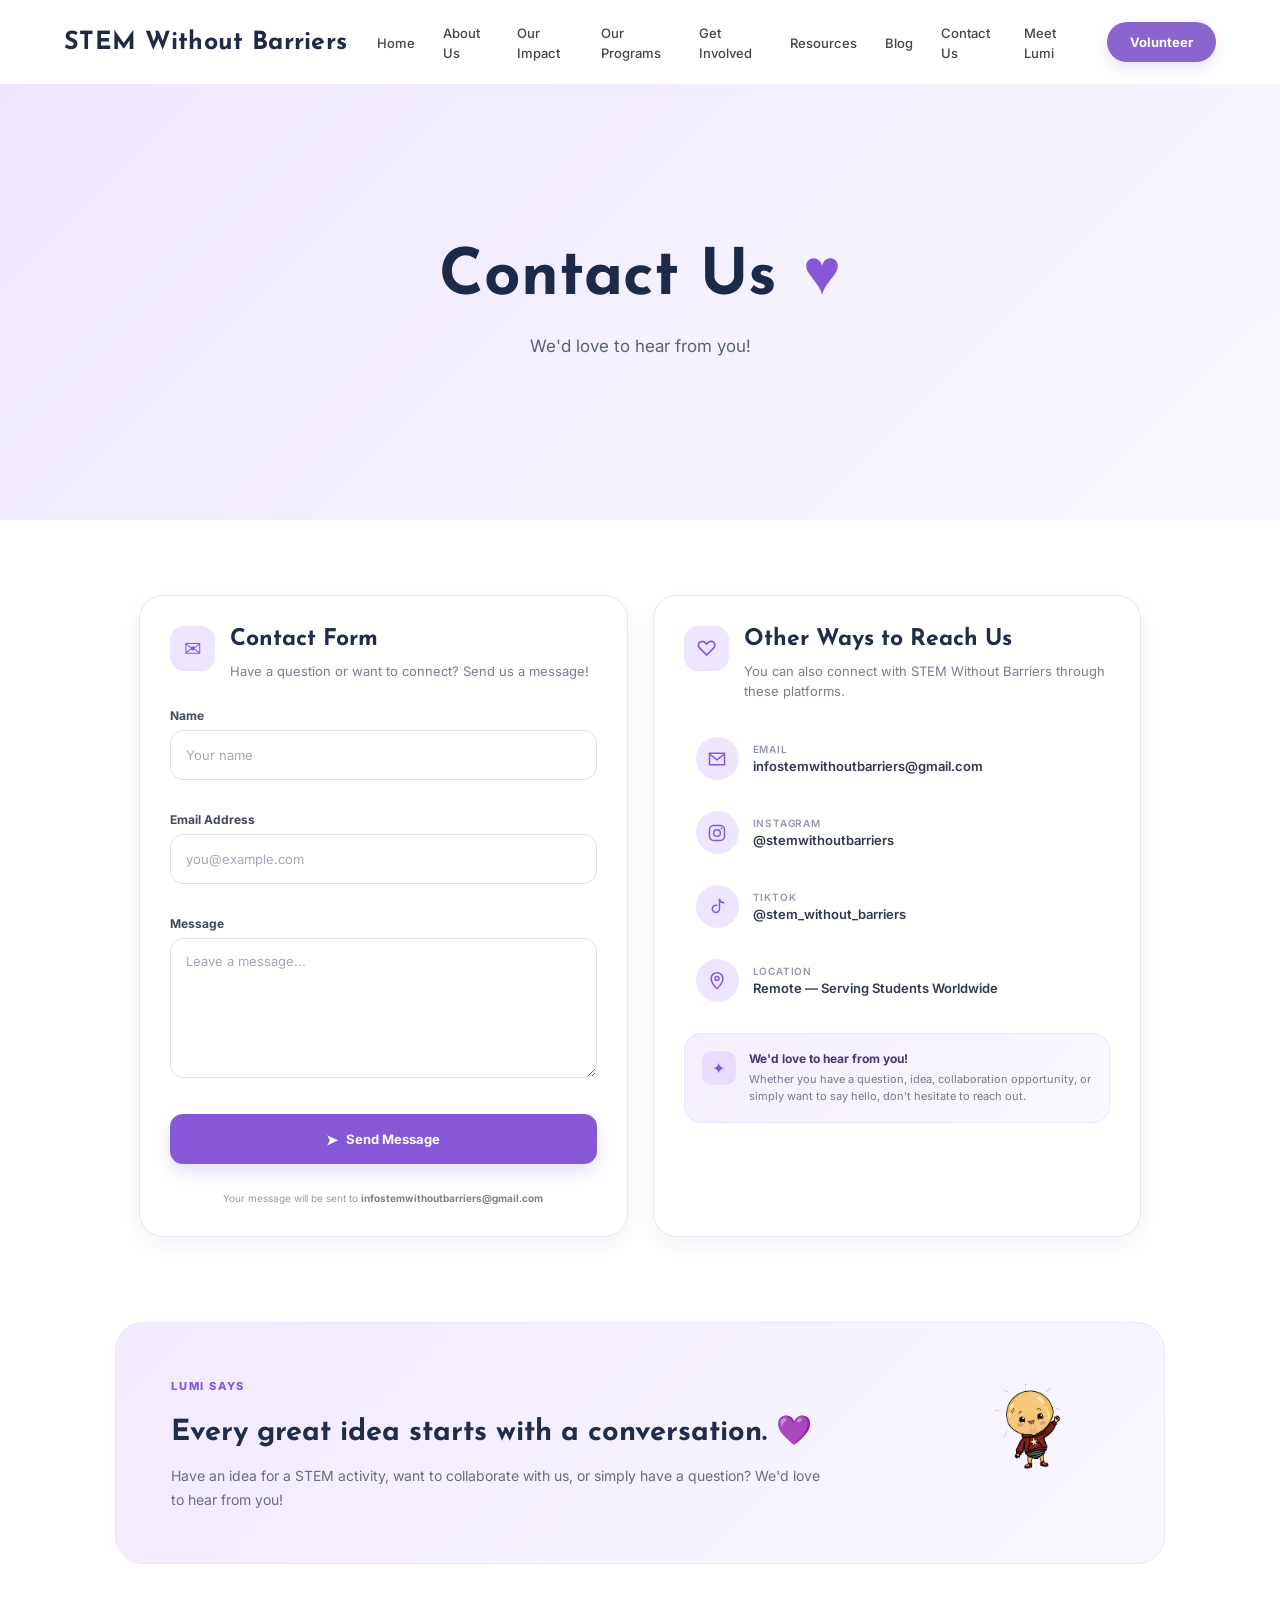
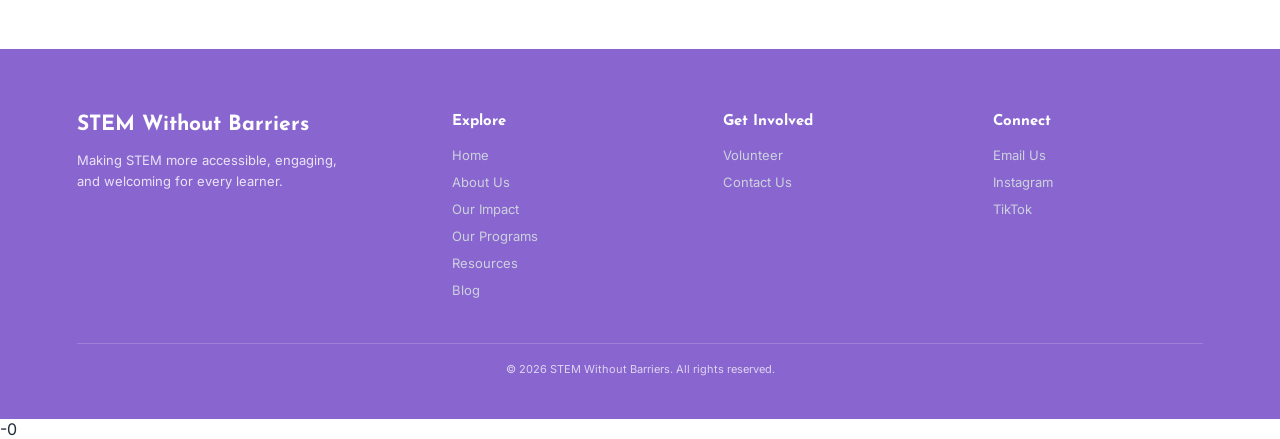
<file: contact.html>
<!DOCTYPE html>
<html lang="en">

<head>
    <link rel="icon" href="./favicon.png" type="image/png">
<link rel="icon" type="image/png" href="favicon.png" sizes="32x32">
<link rel="icon" type="image/png" href="favicon.png" sizes="48x48">
<link rel="apple-touch-icon" href="favicon.png">

<!-- Google tag (gtag.js) -->
<script async src="https://www.googletagmanager.com/gtag/js?id=G-EX8MQ5KKEY"></script>
<script>
  window.dataLayer = window.dataLayer || [];
  function gtag(){dataLayer.push(arguments);}
  gtag('js', new Date());

  gtag('config', 'G-EX8MQ5KKEY');
</script>
    
    <meta charset="UTF-8">

    <meta
        name="viewport"
        content="width=device-width, initial-scale=1.0"
    >

    <title>Contact Us | STEM Without Barriers</title>

    <!-- Google Fonts -->

    <link rel="preconnect" href="https://fonts.googleapis.com">

    <link
        rel="preconnect"
        href="https://fonts.gstatic.com"
        crossorigin
    >

    <link
        href="https://fonts.googleapis.com/css2?family=Inter:wght@400;500;600;700;800&family=Josefin+Sans:wght@400;500;600;700&display=swap"
        rel="stylesheet"
    >

    <!-- Main Website Styles -->

    <link
        rel="stylesheet"
        href="style.css"
    >

</head>


<body>


<!-- =====================================================
     NAVIGATION
===================================================== -->

<header class="site-header">

    <nav class="navbar">

        <a
            href="index.html"
            class="logo"
        >
            STEM Without Barriers
        </a>


        <ul class="nav-links">

            <li>
                <a href="index.html">
                    Home
                </a>
            </li>

            <li>
                <a href="about.html">
                    About Us
                </a>
            </li>

            <li>
                <a href="impact.html">
                    Our Impact
                </a>
            </li>

            <li>
                <a href="programs.html">
                    Our Programs
                </a>
            </li>

            <li>
                <a href="involved.html">
                    Get Involved
                </a>
            </li>

            <li>
                <a href="resources.html">
                    Resources
                </a>
            </li>

            <li>
                <a href="blog.html">
                    Blog
                </a>
            </li>

            <li>
                <a
                    href="contact.html"
                    class="active"
                >
                    Contact Us
                </a>
            </li>

            <li>
                <a href="lumi.html">
                    Meet Lumi
                </a>
            </li>

        </ul>


        <a
            href="involved.html"
            class="volunteer-btn"
        >
            Volunteer
        </a>

    </nav>

</header>



<!-- =====================================================
     HERO
===================================================== -->

<section class="contact-hero">

    <div class="contact-hero-content">

        <h1>
            Contact Us
            <span class="contact-heart">♥</span>
        </h1>

        <p>
            We'd love to hear from you!
        </p>

    </div>

</section>



<!-- =====================================================
     CONTACT SECTION
===================================================== -->

<main class="contact-main">


    <div class="contact-grid">


        <!-- =================================================
             CONTACT FORM
        ================================================== -->

        <section class="contact-card">

            <div class="contact-card-header">

                <span class="contact-section-icon">
                    ✉
                </span>

                <div>

                    <h2>
                        Contact Form
                    </h2>

                    <p>
                        Have a question or want to connect?
                        Send us a message!
                    </p>

                </div>

            </div>


            <form
                class="contact-form"
                id="contact-form"
            >


                <!-- NAME -->

                <div class="form-group">

                    <label for="contact-name">
                        Name
                    </label>

                    <input
                        type="text"
                        id="contact-name"
                        name="name"
                        placeholder="Your name"
                        required
                    >

                </div>



                <!-- EMAIL -->

                <div class="form-group">

                    <label for="contact-email">
                        Email Address
                    </label>

                    <input
                        type="email"
                        id="contact-email"
                        name="email"
                        placeholder="you@example.com"
                        required
                    >

                </div>



                <!-- MESSAGE -->

                <div class="form-group">

                    <label for="contact-message">
                        Message
                    </label>

                    <textarea
                        id="contact-message"
                        name="message"
                        placeholder="Leave a message..."
                        rows="6"
                        required
                    ></textarea>

                </div>



                <!-- SUBMIT -->

                <button
                    type="submit"
                    class="contact-submit"
                >

                    <span class="send-icon">
                        ➤
                    </span>

                    Send Message

                </button>


                <p class="contact-form-note">

                    Your message will be sent to

                    <strong>
                        infostemwithoutbarriers@gmail.com
                    </strong>

                </p>

            </form>

        </section>



        <!-- =================================================
             OTHER WAYS TO CONTACT US
        ================================================== -->

        <section class="contact-card contact-methods-card">

            <div class="contact-card-header">

                <span class="contact-section-icon">
                    ♡
                </span>

                <div>

                    <h2>
                        Other Ways to Reach Us
                    </h2>

                    <p>
                        You can also connect with STEM Without
                        Barriers through these platforms.
                    </p>

                </div>

            </div>



            <div class="contact-methods">


                <!-- EMAIL -->

                <a
                    href="mailto:infostemwithoutbarriers@gmail.com"
                    class="contact-method"
                >

                    <span class="contact-method-icon email-icon">

                        <svg
                            viewBox="0 0 24 24"
                            aria-hidden="true"
                        >
                            <path
                                d="M3 5h18v14H3z"
                            />

                            <path
                                d="m3 6 9 7 9-7"
                            />
                        </svg>

                    </span>


                    <span class="contact-method-text">

                        <small>
                            Email
                        </small>

                        <strong>
                            infostemwithoutbarriers@gmail.com
                        </strong>

                    </span>

                </a>



                <!-- INSTAGRAM -->

                <a
                    href="https://www.instagram.com/stemwithoutbarriers/"
                    target="_blank"
                    rel="noopener"
                    class="contact-method"
                >

                    <span class="contact-method-icon">

                        <svg
                            viewBox="0 0 24 24"
                            aria-hidden="true"
                        >

                            <rect
                                x="3"
                                y="3"
                                width="18"
                                height="18"
                                rx="5"
                            />

                            <circle
                                cx="12"
                                cy="12"
                                r="4"
                            />

                            <circle
                                cx="17.5"
                                cy="6.5"
                                r="1"
                                class="icon-fill"
                            />

                        </svg>

                    </span>


                    <span class="contact-method-text">

                        <small>
                            Instagram
                        </small>

                        <strong>
                            @stemwithoutbarriers
                        </strong>

                    </span>

                </a>



                <!-- TIKTOK -->

                <a
                    href="https://www.tiktok.com/@stem.without.barriers"
                    target="_blank"
                    rel="noopener"
                    class="contact-method"
                >

                    <span class="contact-method-icon">

                        <svg
                            viewBox="0 0 24 24"
                            aria-hidden="true"
                        >

                            <path
                                d="M15 3v11.2a4.3 4.3 0 1 1-3.4-4.2"
                            />

                            <path
                                d="M15 3c.7 2.4 2.1 3.8 5 4"
                            />

                        </svg>

                    </span>


                    <span class="contact-method-text">

                        <small>
                            TikTok
                        </small>

                        <strong>
                            @stem_without_barriers
                        </strong>

                    </span>

                </a>



                <!-- LOCATION -->

                <div class="contact-method">

                    <span class="contact-method-icon">

                        <svg
                            viewBox="0 0 24 24"
                            aria-hidden="true"
                        >

                            <path
                                d="M12 21s7-6.1 7-12a7 7 0 1 0-14 0c0 5.9 7 12 7 12Z"
                            />

                            <circle
                                cx="12"
                                cy="9"
                                r="2.3"
                            />

                        </svg>

                    </span>


                    <span class="contact-method-text">

                        <small>
                            Location
                        </small>

                        <strong>
                            Remote — Serving Students Worldwide
                        </strong>

                    </span>

                </div>


            </div>



            <!-- SMALL CALL TO ACTION -->

            <div class="contact-help-box">

                <span class="contact-help-icon">
                    ✦
                </span>

                <div>

                    <strong>
                        We'd love to hear from you!
                    </strong>

                    <p>
                        Whether you have a question, idea,
                        collaboration opportunity, or simply
                        want to say hello, don't hesitate to
                        reach out.
                    </p>

                </div>

            </div>

        </section>


    </div>

</main>



<!-- =====================================================
     LUMI SECTION
===================================================== -->

<section class="contact-lumi-section">

    <div class="contact-lumi-content">

        <span class="section-label">
            LUMI SAYS
        </span>

        <h2>
            Every great idea starts with a conversation. 💜
        </h2>

        <p>
            Have an idea for a STEM activity, want to
            collaborate with us, or simply have a question?
            We'd love to hear from you!
        </p>

    </div>


    <div class="contact-lumi-image">

        <img
            src="images/lumi.png"
            alt="Lumi, the STEM Without Barriers mascot"
        >

    </div>

</section>



<!-- =========================================================
     FOOTER
     ========================================================= -->

<footer class="footer">

    <div class="footer-inner">


        <div class="footer-brand">

            <h3>
                STEM Without Barriers
            </h3>

            <p>
                Making STEM more accessible, engaging,
                and welcoming for every learner.
            </p>

        </div>



        <div class="footer-column">

            <h4>
                Explore
            </h4>

            <a href="index.html">
                Home
            </a>

            <a href="about.html">
                About Us
            </a>

            <a href="impact.html">
                Our Impact
            </a>

            <a href="programs.html">
                Our Programs
            </a>

            <a href="resources.html">
                Resources
            </a>

            <a href="blog.html">
                Blog
            </a>

        </div>



        <div class="footer-column">

            <h4>
                Get Involved
            </h4>

            <a href="involved.html">
                Volunteer
            </a>


            <a href="contact.html">
                Contact Us
            </a>

        </div>


<div class="footer-column">

                <h4>
                    Connect
                </h4>

                <a href="mailto:infostemwithoutbarriers@gmail.com">
                    Email Us
                </a>

                <a href="https://www.instagram.com/stemwithoutbarriers?utm_source=ig_web_button_share_sheet&igsh=ZDNlZDc0MzIxNw==">
                    Instagram
                </a>

                <a href="https://www.tiktok.com/@stem.without.barriers?is_from_webapp=1&sender_device=pc">
                    TikTok
                </a>

            </div>


    </div>


    <div class="footer-bottom">

        <p>
            © 2026 STEM Without Barriers. All rights reserved.
        </p>

    </div>

</footer>



-0
<!-- =====================================================
     CONTACT FORM SCRIPT
===================================================== -->

<script>

const contactForm =
    document.getElementById("contact-form");


contactForm.addEventListener(
    "submit",
    function(event) {

        event.preventDefault();


        const name =
            document.getElementById(
                "contact-name"
            ).value.trim();


        const email =
            document.getElementById(
                "contact-email"
            ).value.trim();


        const message =
            document.getElementById(
                "contact-message"
            ).value.trim();


        const subject =
            encodeURIComponent(
                "SWB Website Contact — " + name
            );


        const body =
            encodeURIComponent(
                "Name: " +
                name +
                "\n\n" +

                "Email: " +
                email +
                "\n\n" +

                "Message:\n" +
                message
            );


        window.location.href =
            "mailto:infostemwithoutbarriers@gmail.com" +
            "?subject=" +
            subject +
            "&body=" +
            body;

    }
);

</script>


</body>

</html>
</file>
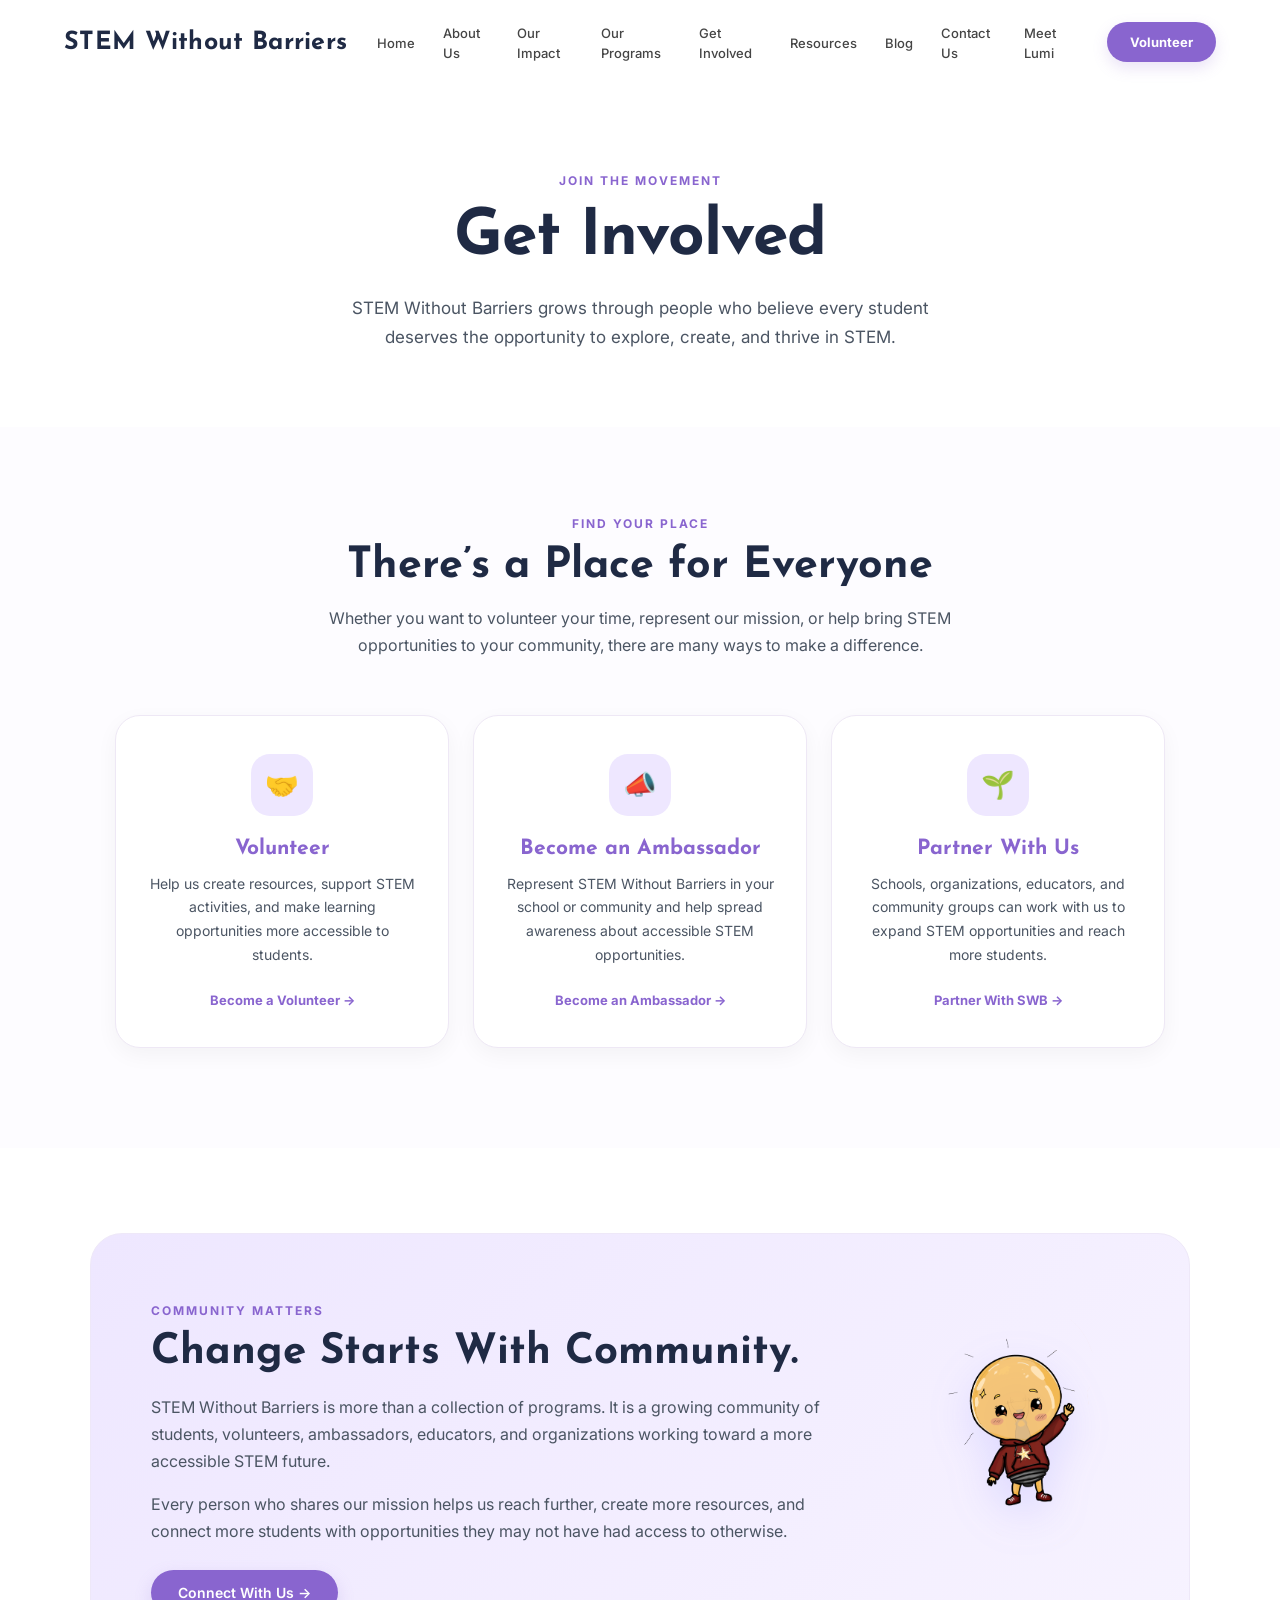
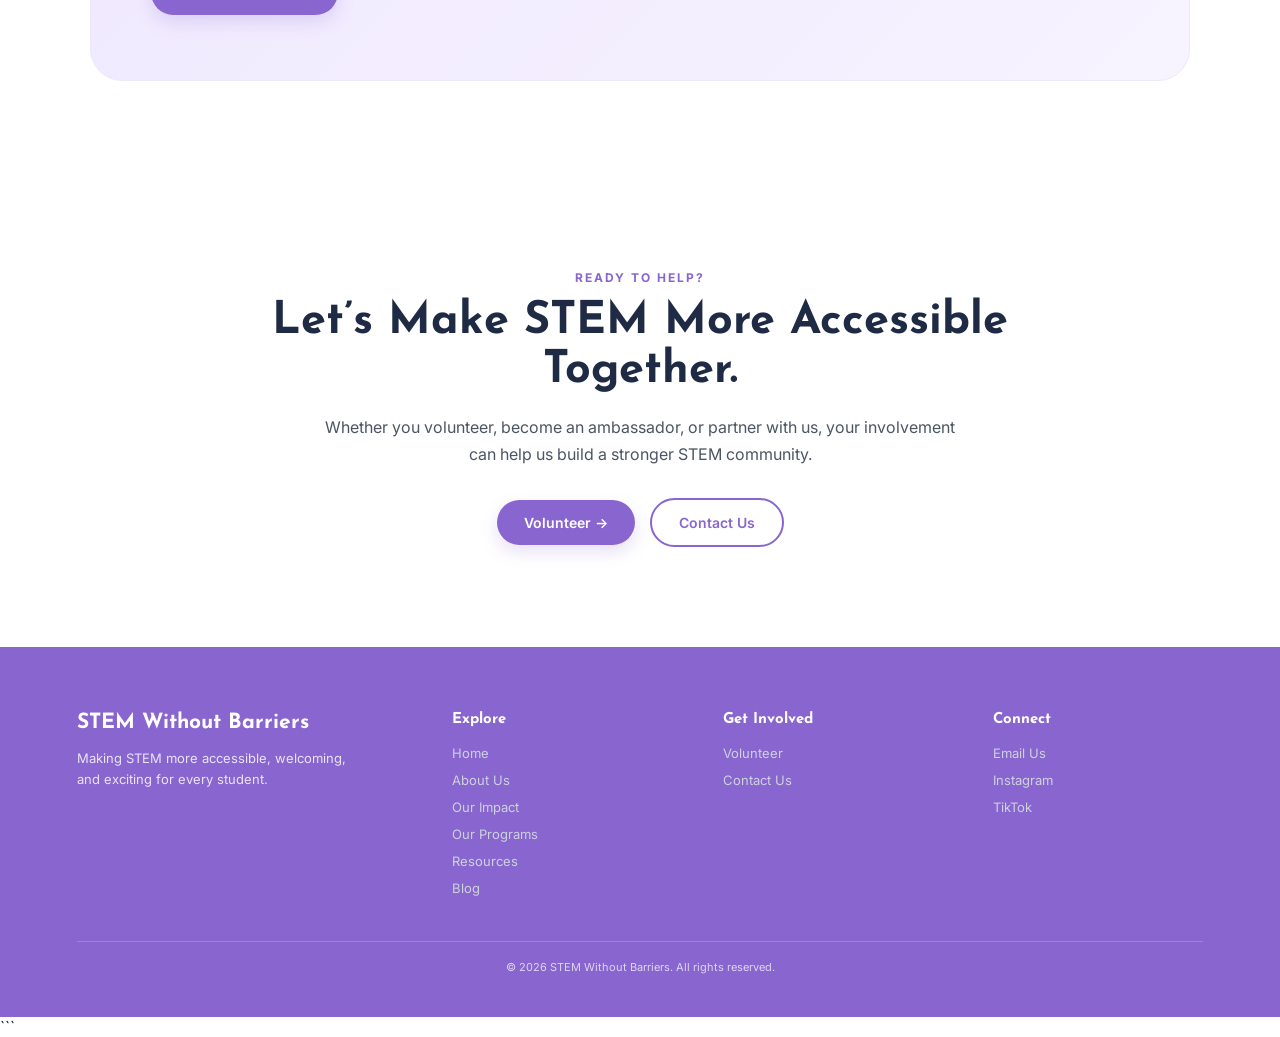
<file: involved.html>
<!DOCTYPE html>
<html lang="en">

<head>
<link rel="icon" href="./favicon.png" type="image/png">
    <link rel="icon" type="image/png" href="favicon.png" sizes="32x32">
<link rel="icon" type="image/png" href="favicon.png" sizes="48x48">
<link rel="apple-touch-icon" href="favicon.png">

    <!-- Google Analytics -->
<script async src="https://www.googletagmanager.com/gtag/js?id=G-EX8MQ5KKEY"></script>
<!-- Google tag (gtag.js) -->
<script async src="https://www.googletagmanager.com/gtag/js?id=G-EX8MQ5KKEY"></script>
<script>
  window.dataLayer = window.dataLayer || [];
  function gtag(){dataLayer.push(arguments);}
  gtag('js', new Date());

  gtag('config', 'G-EX8MQ5KKEY');
</script>
    
    <meta charset="UTF-8">
    <meta name="viewport" content="width=device-width, initial-scale=1.0">

    <title>Get Involved | STEM Without Barriers</title>

    <!-- Google Fonts -->
    <link rel="preconnect" href="https://fonts.googleapis.com">
    <link rel="preconnect" href="https://fonts.gstatic.com" crossorigin>

    <link
        href="https://fonts.googleapis.com/css2?family=Inter:wght@400;500;600;700&family=Josefin+Sans:wght@400;500;600;700&display=swap"
        rel="stylesheet"
    >

    <!-- Main Stylesheet -->
    <link rel="stylesheet" href="style.css">
</head>

<body>

<!-- =====================================================
     NAVIGATION
===================================================== -->

<header>

    <nav class="navbar">

        <a href="index.html" class="logo">
            STEM Without Barriers
        </a>

       <ul class="nav-links">

            <li>
                <a href="index.html">Home</a>
            </li>

            <li>
                <a href="about.html">About Us</a>
            </li>

            <li>
                <a href="impact.html">Our Impact</a>
            </li>

            <li>
                <a href="programs.html">Our Programs</a>
            </li>

            <li>
                <a href="involved.html">Get Involved</a>
            </li>

            <li>
                <a href="resources.html">Resources</a>
            </li>

            <li>
                <a href="blog.html">Blog</a>
            </li>

            <li>
                <a href="contact.html">Contact Us</a>
            </li>

                <li>
                    <a href="lumi.html">
                        Meet Lumi
                    </a>
                </li>


        </ul>


        <a href="involved.html" class="volunteer-btn">
            Volunteer
        </a>

    </nav>

</header>


<!-- =====================================================
     HERO
===================================================== -->

<main>

<section class="get-involved-hero">

    <div class="get-involved-hero-content">

        <span class="section-label">
            JOIN THE MOVEMENT
        </span>

        <h1>
            Get Involved
        </h1>

        <p>
            STEM Without Barriers grows through people who believe
            every student deserves the opportunity to explore,
            create, and thrive in STEM.
        </p>

    </div>

</section>


<!-- =====================================================
     WAYS TO GET INVOLVED
===================================================== -->

<section class="involvement-section">

    <div class="involvement-heading">

        <span class="section-label">
            FIND YOUR PLACE
        </span>

        <h2>
            There’s a Place for Everyone
        </h2>

        <p>
            Whether you want to volunteer your time, represent our
            mission, or help bring STEM opportunities to your
            community, there are many ways to make a difference.
        </p>

    </div>


    <div class="involvement-grid">


        <!-- =================================================
             VOLUNTEER
        ================================================== -->

        <article class="involvement-card">

            <div class="involvement-icon">
                🤝
            </div>

            <h3>
                Volunteer
            </h3>

            <p>
                Help us create resources, support STEM activities,
                and make learning opportunities more accessible
                to students.
            </p>

            <a
                href="https://forms.gle/RQGtn1dtZs68kNK47"
                class="involvement-link"
                target="_blank"
                rel="noopener noreferrer"
            >
                Become a Volunteer →
            </a>

        </article>


        <!-- =================================================
             AMBASSADOR
        ================================================== -->

        <article class="involvement-card">

            <div class="involvement-icon">
                📣
            </div>

            <h3>
                Become an Ambassador
            </h3>

            <p>
                Represent STEM Without Barriers in your school or
                community and help spread awareness about accessible
                STEM opportunities.
            </p>

            <a
                href="https://forms.gle/b9ZdkGWu5tiPJLe27"
                class="involvement-link"
                target="_blank"
                rel="noopener noreferrer"
            >
                Become an Ambassador →
            </a>

        </article>


        <!-- =================================================
             PARTNER
        ================================================== -->

        <article class="involvement-card">

            <div class="involvement-icon">
                🌱
            </div>

            <h3>
                Partner With Us
            </h3>

            <p>
                Schools, organizations, educators, and community
                groups can work with us to expand STEM opportunities
                and reach more students.
            </p>

            <a
                href="contact.html"
                class="involvement-link"
            >
                Partner With SWB →
            </a>

        </article>

    </div>

</section>


<!-- =====================================================
     COMMUNITY MESSAGE
===================================================== -->

<section class="involvement-message">

    <div class="involvement-message-content">

        <span class="section-label">
            COMMUNITY MATTERS
        </span>

        <h2>
            Change Starts With Community.
        </h2>

        <p>
            STEM Without Barriers is more than a collection of
            programs. It is a growing community of students,
            volunteers, ambassadors, educators, and organizations
            working toward a more accessible STEM future.
        </p>

        <p>
            Every person who shares our mission helps us reach
            further, create more resources, and connect more
            students with opportunities they may not have had
            access to otherwise.
        </p>

        <div class="involvement-message-button">

            <a
                href="contact.html"
                class="primary-btn"
            >
                Connect With Us →
            </a>

        </div>

    </div>


    <!-- LUMI -->

    <div class="involvement-message-lumi">

        <img
            src="images/lumi.png"
            alt="Lumi, the STEM Without Barriers mascot"
        >

    </div>

</section>


<!-- =====================================================
     FINAL CTA
===================================================== -->

<section class="involvement-cta">

    <span class="section-label">
        READY TO HELP?
    </span>

    <h2>
        Let’s Make STEM More Accessible Together.
    </h2>

    <p>
        Whether you volunteer, become an ambassador, or partner
        with us, your involvement can help us build a stronger
        STEM community.
    </p>

    <div class="hero-buttons">

        <!-- Volunteer Google Form -->

        <a
            href="https://forms.gle/RQGtn1dtZs68kNK47"
            class="primary-btn"
            target="_blank"
            rel="noopener noreferrer"
        >
            Volunteer →
        </a>

        <!-- Contact Page -->

        <a
            href="contact.html"
            class="secondary-btn"
        >
            Contact Us
        </a>

    </div>

</section>

</main>


<!-- =====================================================
     FOOTER
===================================================== -->

<footer class="footer">

    <div class="footer-inner">


        <!-- BRAND -->

        <div class="footer-brand">

            <h3>
                STEM Without Barriers
            </h3>

            <p>
                Making STEM more accessible, welcoming,
                and exciting for every student.
            </p>

        </div>


        <!-- EXPLORE -->

         <div class="footer-column">

            <h4>
                Explore
            </h4>

            <a href="index.html">
                Home
            </a>

            <a href="about.html">
                About Us
            </a>

            <a href="impact.html">
                Our Impact
            </a>

            <a href="programs.html">
                Our Programs
            </a>

            <a href="resources.html">
                Resources
            </a>

            <a href="blog.html">
                Blog
            </a>

        </div>



        <div class="footer-column">

            <h4>
                Get Involved
            </h4>

            <a href="involved.html">
                Volunteer
            </a>


            <a href="contact.html">
                Contact Us
            </a>

        </div>


<div class="footer-column">

                <h4>
                    Connect
                </h4>

                <a href="mailto:infostemwithoutbarriers@gmail.com">
                    Email Us
                </a>

                <a href="https://www.instagram.com/stemwithoutbarriers?utm_source=ig_web_button_share_sheet&igsh=ZDNlZDc0MzIxNw==">
                    Instagram
                </a>

                <a href="https://www.tiktok.com/@stem.without.barriers?is_from_webapp=1&sender_device=pc">
                    TikTok
                </a>

            </div>


    </div>


    <!-- FOOTER BOTTOM -->

    <div class="footer-bottom">

        <p>
            © 2026 STEM Without Barriers. All rights reserved.
        </p>

    </div>

</footer>

</body>
</html>
```
</file>
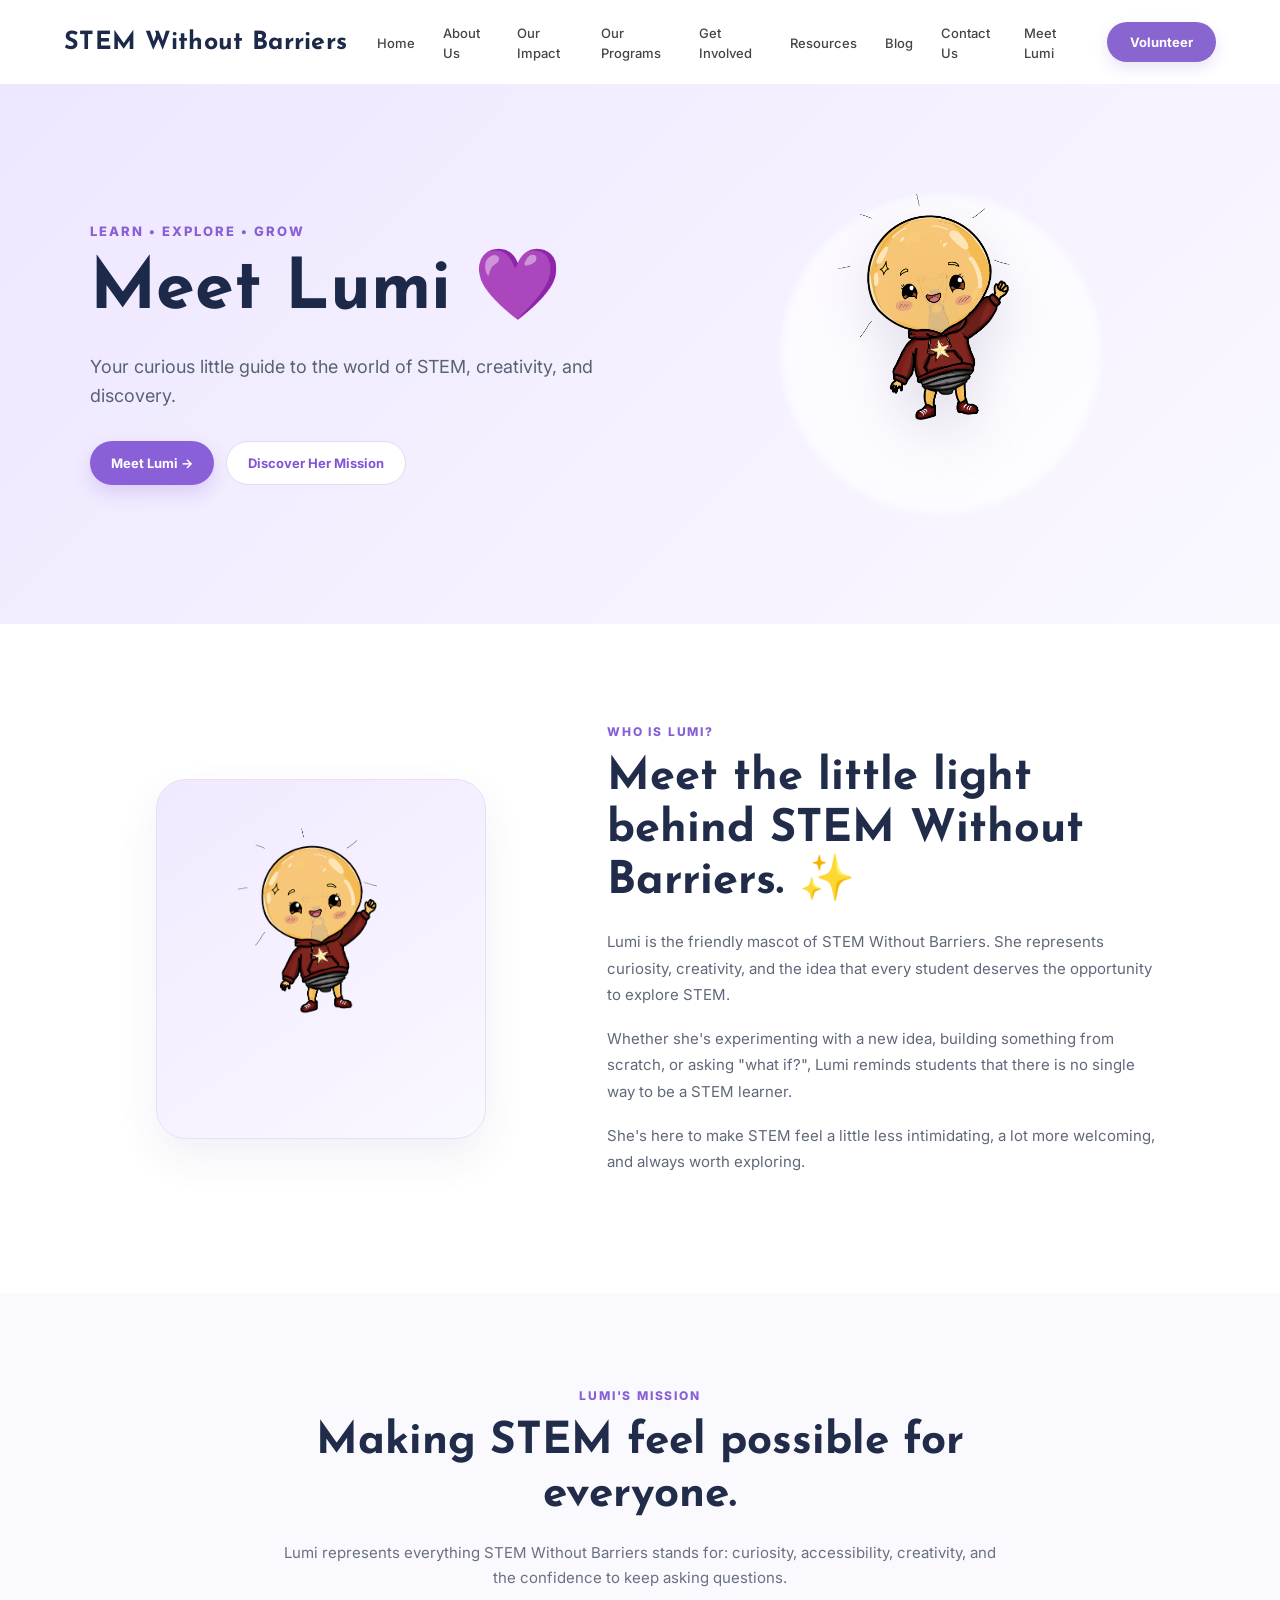
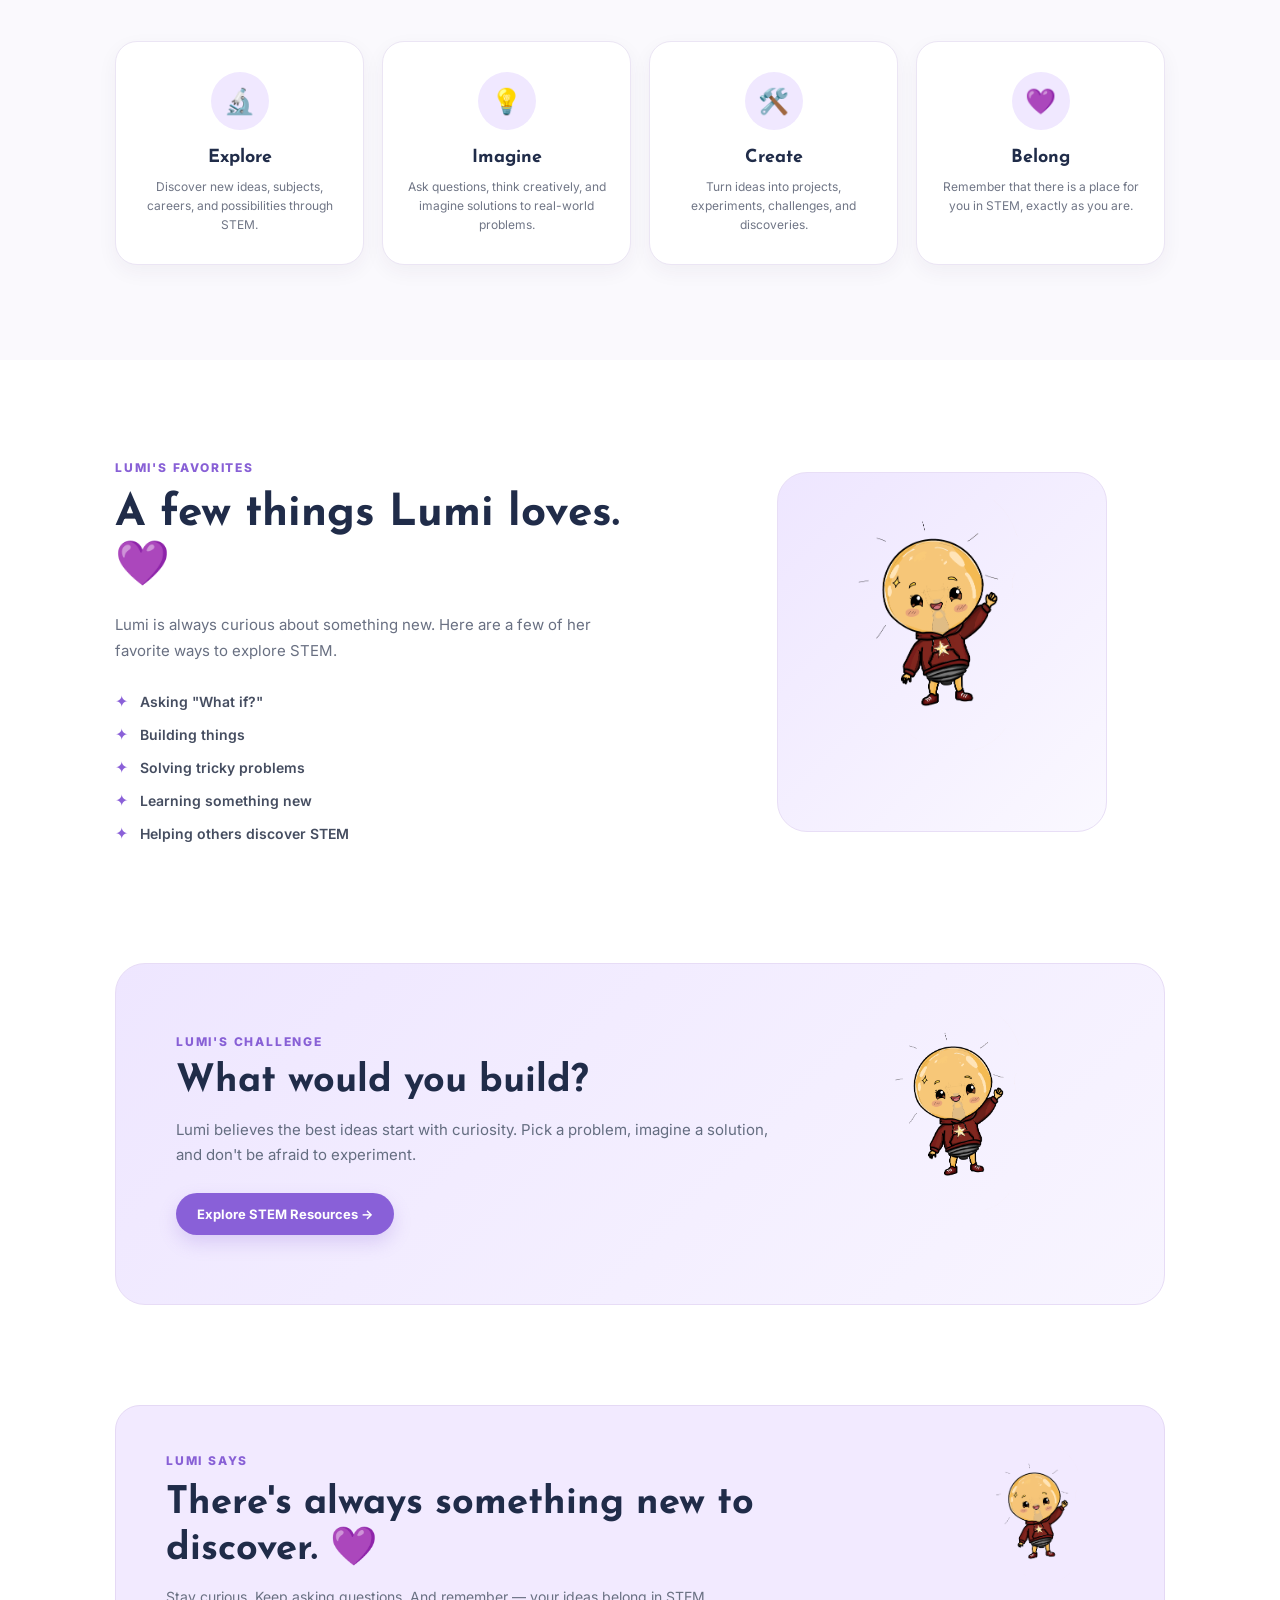
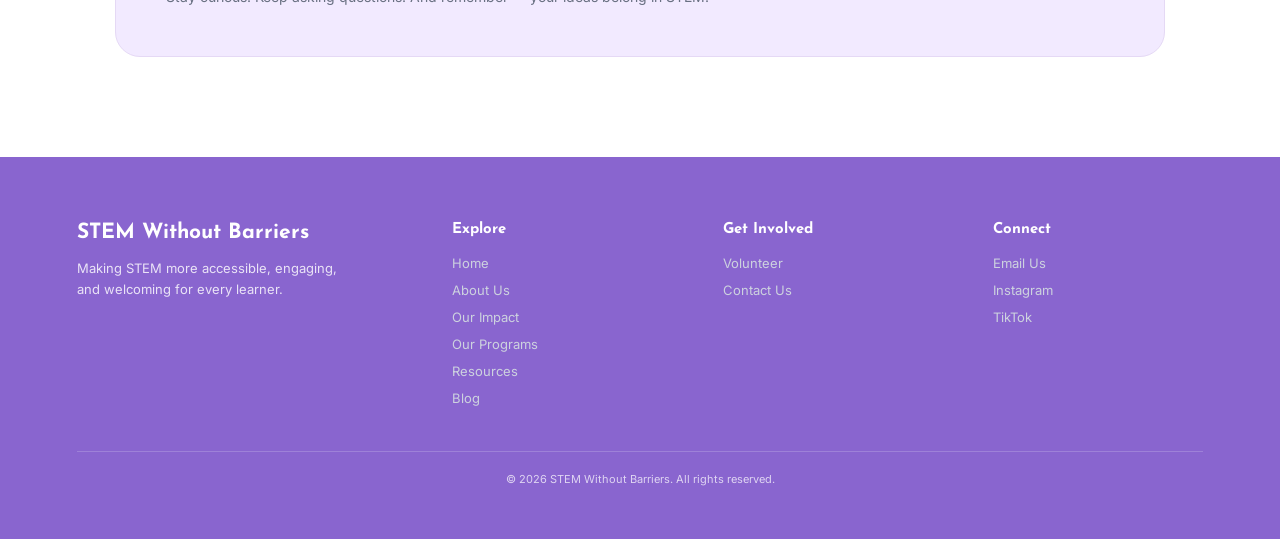
<file: lumi.html>
<!DOCTYPE html>
<html lang="en">
<head>
<link rel="icon" href="./favicon.png" type="image/png">
    <link rel="icon" type="image/png" href="favicon.png" sizes="32x32">
<link rel="icon" type="image/png" href="favicon.png" sizes="48x48">
<link rel="apple-touch-icon" href="favicon.png">

    <!-- Google tag (gtag.js) -->
<script async src="https://www.googletagmanager.com/gtag/js?id=G-EX8MQ5KKEY"></script>
<script>
  window.dataLayer = window.dataLayer || [];
  function gtag(){dataLayer.push(arguments);}
  gtag('js', new Date());

  gtag('config', 'G-EX8MQ5KKEY');
</script>
    
    <meta charset="UTF-8">

    <meta
        name="viewport"
        content="width=device-width, initial-scale=1.0"
    >

    <title>Meet Lumi | STEM Without Barriers</title>

    <!-- Google Fonts -->
    <link rel="preconnect" href="https://fonts.googleapis.com">

    <link rel="preconnect" href="https://fonts.gstatic.com" crossorigin>

    <link
        href="https://fonts.googleapis.com/css2?family=Inter:wght@400;500;600;700&family=Josefin+Sans:wght@400;500;600;700&display=swap"
        rel="stylesheet"
    >

    <!-- Main Styles -->
    <link rel="stylesheet" href="style.css">
    <link rel="stylesheet" href="lumi.css">

<body>

<!-- =========================
     NAVIGATION
========================= -->

<header>

    <nav class="navbar">

        <a href="index.html" class="logo">
            STEM Without Barriers
        </a>


       <ul class="nav-links">

            <li>
                <a href="index.html">Home</a>
            </li>

            <li>
                <a href="about.html">About Us</a>
            </li>

            <li>
                <a href="impact.html">Our Impact</a>
            </li>

            <li>
                <a href="programs.html">Our Programs</a>
            </li>

            <li>
                <a href="involved.html">Get Involved</a>
            </li>

            <li>
                <a href="resources.html">Resources</a>
            </li>

            <li>
                <a href="blog.html">Blog</a>
            </li>

            <li>
                <a href="contact.html">Contact Us</a>
            </li>


                <li>
                    <a href="lumi.html">
                        Meet Lumi
                    </a>
                </li>
        </ul>


        <a href="involved.html" class="volunteer-btn">
            Volunteer
        </a>

    </nav>

</header>



<!-- =====================================================
     HERO
===================================================== -->

<section class="lumi-hero">

    <div class="lumi-hero-content">

        <div class="lumi-hero-text">

            <p class="lumi-eyebrow">
                LEARN • EXPLORE • GROW
            </p>


            <h1>
                Meet Lumi 💜
            </h1>


            <p class="lumi-hero-description">
                Your curious little guide to the world of
                STEM, creativity, and discovery.
            </p>


            <div class="lumi-hero-buttons">

                <a
                    href="#about-lumi"
                    class="lumi-primary-button"
                >
                    Meet Lumi →
                </a>

                <a
                    href="#lumi-mission"
                    class="lumi-secondary-button"
                >
                    Discover Her Mission
                </a>

            </div>

        </div>


        <div class="lumi-hero-image">

            <div class="lumi-glow"></div>

            <img
                src="images/lumi.png"
                alt="Lumi, the STEM Without Barriers mascot"
            >

        </div>

    </div>

</section>



<!-- =====================================================
     WHO IS LUMI?
===================================================== -->

<section
    class="lumi-about"
    id="about-lumi"
>

    <div class="lumi-about-container">


        <div class="lumi-about-image">

            <div class="lumi-image-card">

                <img
                    src="images/lumi.png"
                    alt="Lumi smiling"
                >

            </div>

        </div>


        <div class="lumi-about-content">

            <p class="section-label">
                WHO IS LUMI?
            </p>


            <h2>
                Meet the little light behind
                STEM Without Barriers. ✨
            </h2>


            <p>
                Lumi is the friendly mascot of STEM Without
                Barriers. She represents curiosity, creativity,
                and the idea that every student deserves the
                opportunity to explore STEM.
            </p>


            <p>
                Whether she's experimenting with a new idea,
                building something from scratch, or asking
                "what if?", Lumi reminds students that there
                is no single way to be a STEM learner.
            </p>


            <p>
                She's here to make STEM feel a little less
                intimidating, a lot more welcoming, and
                always worth exploring.
            </p>

        </div>

    </div>

</section>



<!-- =====================================================
     LUMI'S MISSION
===================================================== -->

<section
    class="lumi-mission"
    id="lumi-mission"
>

    <div class="lumi-section-heading">

        <p class="section-label">
            LUMI'S MISSION
        </p>

        <h2>
            Making STEM feel possible for everyone.
        </h2>

        <p>
            Lumi represents everything STEM Without Barriers
            stands for: curiosity, accessibility, creativity,
            and the confidence to keep asking questions.
        </p>

    </div>


    <div class="lumi-values-grid">


        <article class="lumi-value-card">

            <div class="lumi-value-icon">
                🔬
            </div>

            <h3>
                Explore
            </h3>

            <p>
                Discover new ideas, subjects, careers,
                and possibilities through STEM.
            </p>

        </article>


        <article class="lumi-value-card">

            <div class="lumi-value-icon">
                💡
            </div>

            <h3>
                Imagine
            </h3>

            <p>
                Ask questions, think creatively, and
                imagine solutions to real-world problems.
            </p>

        </article>


        <article class="lumi-value-card">

            <div class="lumi-value-icon">
                🛠️
            </div>

            <h3>
                Create
            </h3>

            <p>
                Turn ideas into projects, experiments,
                challenges, and discoveries.
            </p>

        </article>


        <article class="lumi-value-card">

            <div class="lumi-value-icon">
                💜
            </div>

            <h3>
                Belong
            </h3>

            <p>
                Remember that there is a place for you
                in STEM, exactly as you are.
            </p>

        </article>


    </div>

</section>



<!-- =====================================================
     LUMI'S FAVORITE THINGS
===================================================== -->

<section class="lumi-favorites">

    <div class="lumi-favorites-container">


        <div class="lumi-favorites-content">

            <p class="section-label">
                LUMI'S FAVORITES
            </p>


            <h2>
                A few things Lumi loves. 💜
            </h2>


            <p>
                Lumi is always curious about something new.
                Here are a few of her favorite ways to explore
                STEM.
            </p>


            <div class="lumi-favorite-list">

                <div class="lumi-favorite-item">

                    <span>
                        ✦
                    </span>

                    <p>
                        Asking "What if?"
                    </p>

                </div>


                <div class="lumi-favorite-item">

                    <span>
                        ✦
                    </span>

                    <p>
                        Building things
                    </p>

                </div>


                <div class="lumi-favorite-item">

                    <span>
                        ✦
                    </span>

                    <p>
                        Solving tricky problems
                    </p>

                </div>


                <div class="lumi-favorite-item">

                    <span>
                        ✦
                    </span>

                    <p>
                        Learning something new
                    </p>

                </div>


                <div class="lumi-favorite-item">

                    <span>
                        ✦
                    </span>

                    <p>
                        Helping others discover STEM
                    </p>

                </div>

            </div>

        </div>


        <div class="lumi-favorites-image">

            <div class="lumi-favorites-card">

                <img
                    src="images/lumi.png"
                    alt="Lumi, STEM Without Barriers mascot"
                >

            </div>

        </div>

    </div>

</section>



<!-- =====================================================
     LUMI CHALLENGE
===================================================== -->

<section class="lumi-challenge">

    <div class="lumi-challenge-card">


        <div class="lumi-challenge-text">

            <p class="section-label">
                LUMI'S CHALLENGE
            </p>


            <h2>
                What would you build?
            </h2>


            <p>
                Lumi believes the best ideas start with
                curiosity. Pick a problem, imagine a solution,
                and don't be afraid to experiment.
            </p>


            <a
                href="resources.html"
                class="lumi-primary-button"
            >
                Explore STEM Resources →
            </a>

        </div>


        <div class="lumi-challenge-image">

            <img
                src="images/lumi.png"
                alt="Lumi encouraging students to explore STEM"
            >

        </div>

    </div>

</section>



<!-- =====================================================
     FINAL MESSAGE
===================================================== -->

<section class="lumi-final">

    <div class="lumi-final-content">

        <p class="section-label">
            LUMI SAYS
        </p>


        <h2>
            There's always something new
            to discover. 💜
        </h2>


        <p>
            Stay curious. Keep asking questions.
            And remember — your ideas belong in STEM.
        </p>

    </div>


    <div class="lumi-final-image">

        <img
            src="images/lumi.png"
            alt="Lumi, STEM Without Barriers mascot"
        >

    </div>

</section>



<!-- =========================================================
     FOOTER
     ========================================================= -->

<footer class="footer">

    <div class="footer-inner">


        <div class="footer-brand">

            <h3>
                STEM Without Barriers
            </h3>

            <p>
                Making STEM more accessible, engaging,
                and welcoming for every learner.
            </p>

        </div>



        <div class="footer-column">

            <h4>
                Explore
            </h4>

            <a href="index.html">
                Home
            </a>

            <a href="about.html">
                About Us
            </a>

            <a href="impact.html">
                Our Impact
            </a>

            <a href="programs.html">
                Our Programs
            </a>

            <a href="resources.html">
                Resources
            </a>

            <a href="blog.html">
                Blog
            </a>

        </div>



        <div class="footer-column">

            <h4>
                Get Involved
            </h4>

            <a href="involved.html">
                Volunteer
            </a>


            <a href="contact.html">
                Contact Us
            </a>

        </div>


<div class="footer-column">

                <h4>
                    Connect
                </h4>

                <a href="mailto:infostemwithoutbarriers@gmail.com">
                    Email Us
                </a>

                <a href="https://www.instagram.com/stemwithoutbarriers?utm_source=ig_web_button_share_sheet&igsh=ZDNlZDc0MzIxNw==">
                    Instagram
                </a>

                <a href="https://www.tiktok.com/@stem.without.barriers?is_from_webapp=1&sender_device=pc">
                    TikTok
                </a>

            </div>


    </div>


    <div class="footer-bottom">

        <p>
            © 2026 STEM Without Barriers. All rights reserved.
        </p>

    </div>

</footer>

</body>

</html>
</file>
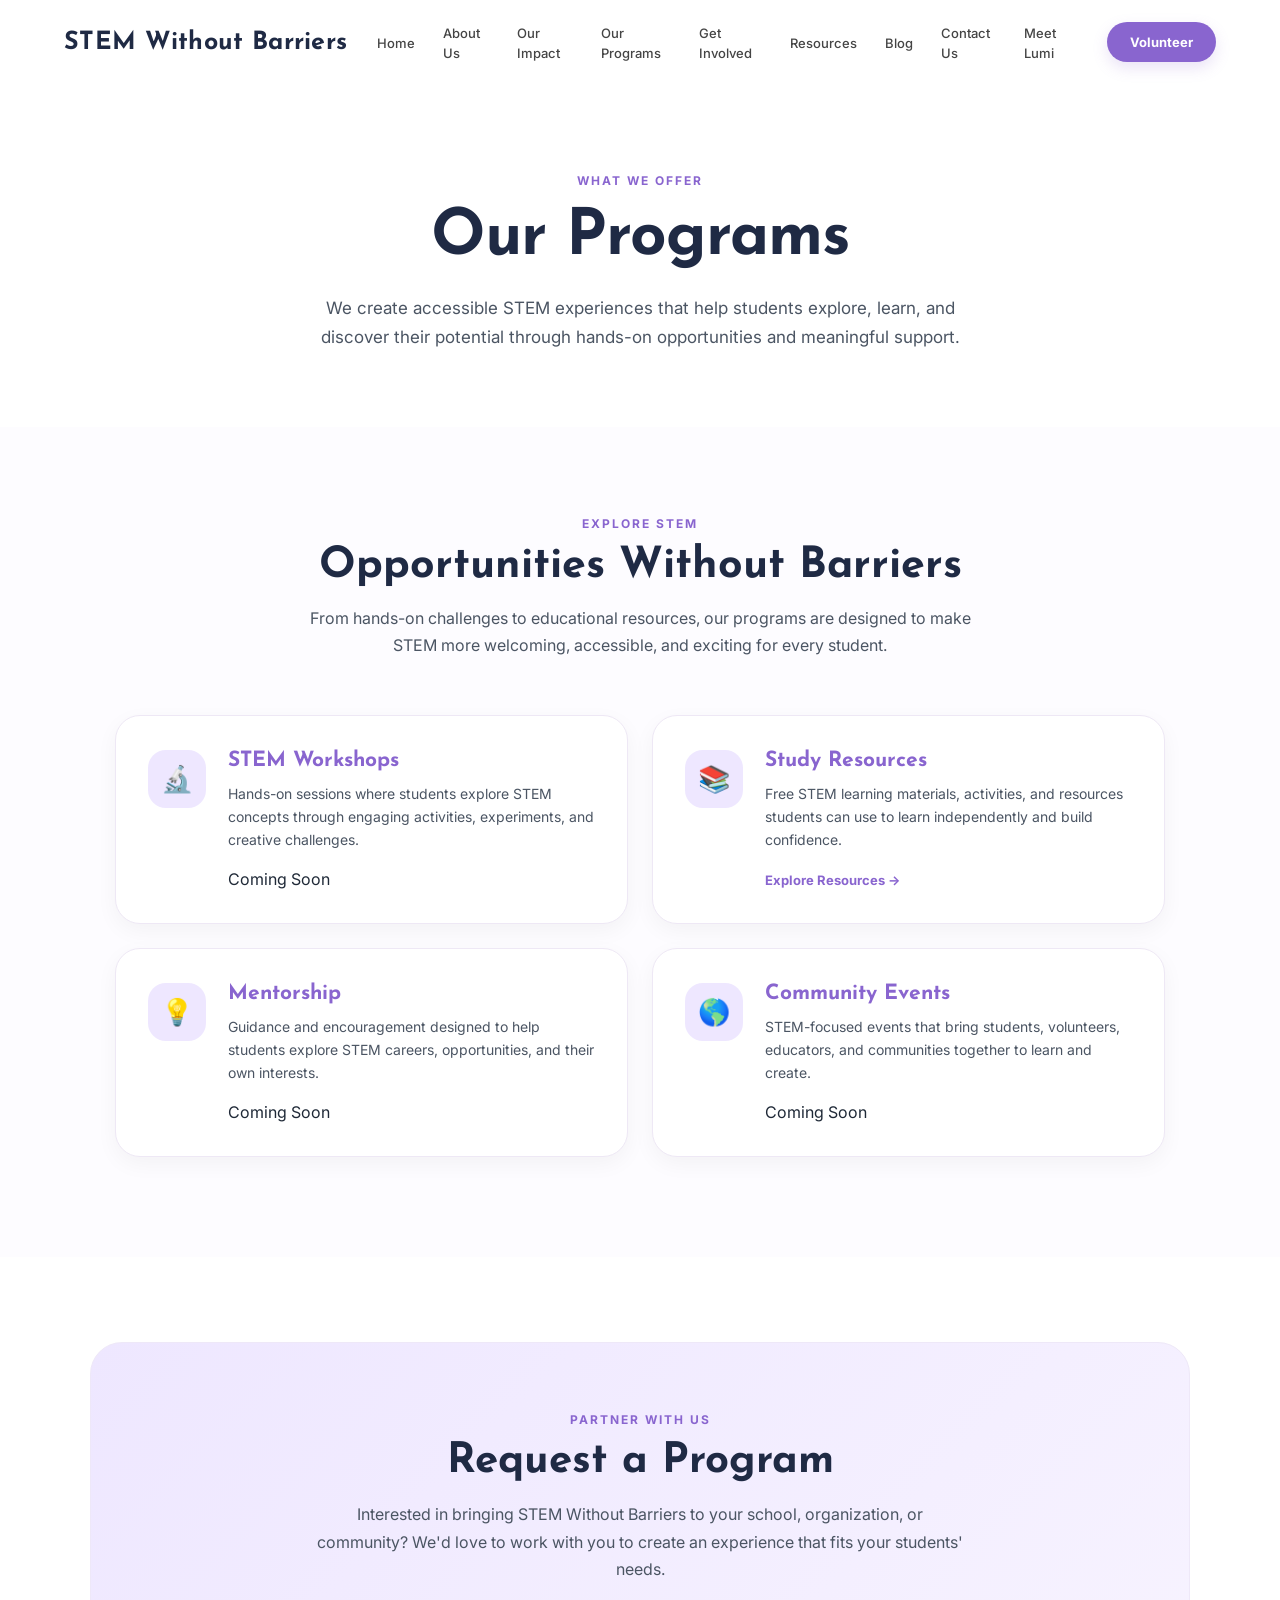
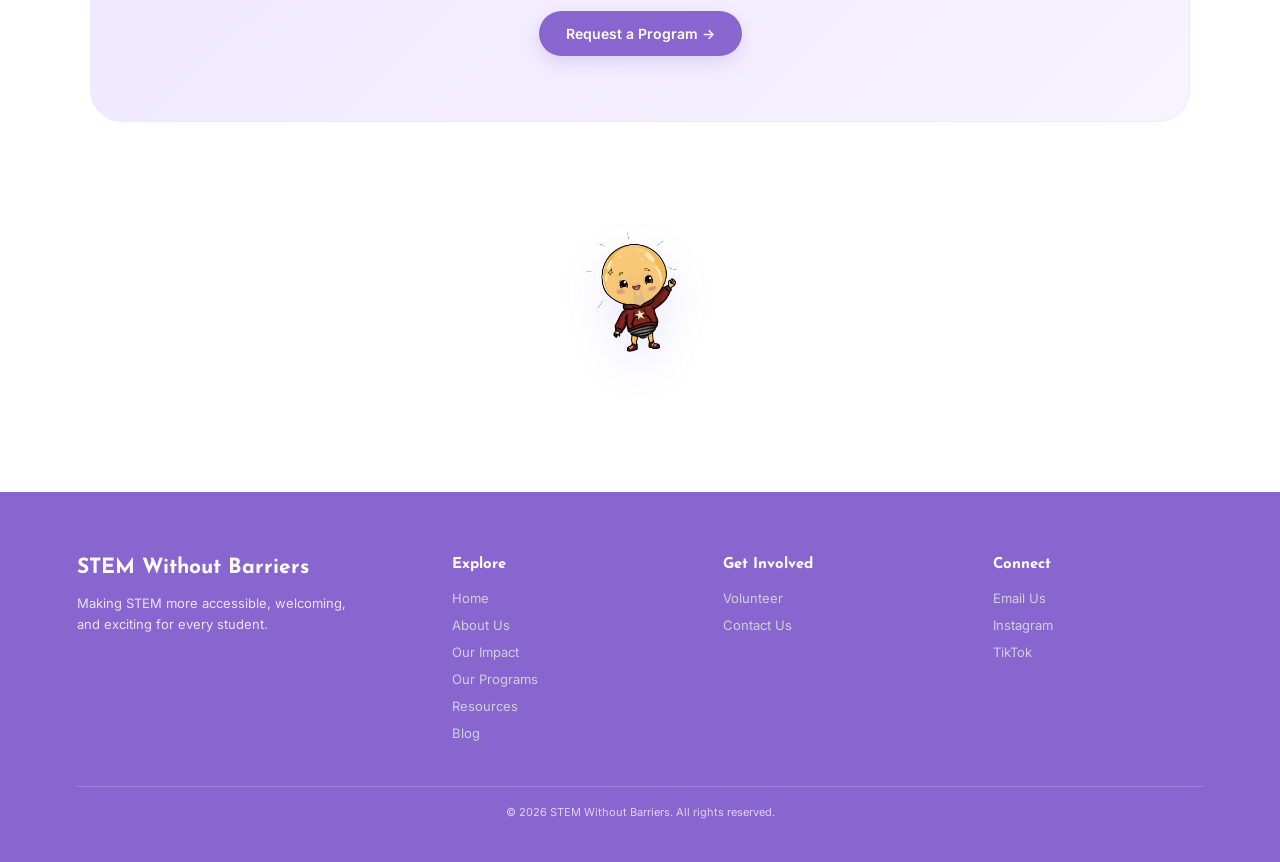
<file: programs.html>
<!DOCTYPE html>
<html lang="en">
<head>
<link rel="icon" href="./favicon.png" type="image/png">
    <link rel="icon" type="image/png" href="favicon.png" sizes="32x32">
<link rel="icon" type="image/png" href="favicon.png" sizes="48x48">
<link rel="apple-touch-icon" href="favicon.png">

<!-- Google tag (gtag.js) -->
<script async src="https://www.googletagmanager.com/gtag/js?id=G-EX8MQ5KKEY"></script>
<script>
  window.dataLayer = window.dataLayer || [];
  function gtag(){dataLayer.push(arguments);}
  gtag('js', new Date());

  gtag('config', 'G-EX8MQ5KKEY');
</script>
    
    <meta charset="UTF-8">
    <meta name="viewport" content="width=device-width, initial-scale=1.0">

    <title>Our Programs | STEM Without Barriers</title>

    <!-- Google Fonts -->
    <link rel="preconnect" href="https://fonts.googleapis.com">
    <link rel="preconnect" href="https://fonts.gstatic.com" crossorigin>

    <link
        href="https://fonts.googleapis.com/css2?family=Inter:wght@400;500;600;700&family=Josefin+Sans:wght@400;500;600;700&display=swap"
        rel="stylesheet"
    >

    <!-- Main Stylesheet -->
    <link rel="stylesheet" href="style.css">
</head>

<body>

<!-- =====================================================
     NAVIGATION
===================================================== -->

<header>
    <nav class="navbar">

        <a href="index.html" class="logo">
            STEM Without Barriers
        </a>

        <ul class="nav-links">

            <li>
                <a href="index.html">Home</a>
            </li>

            <li>
                <a href="about.html">About Us</a>
            </li>

            <li>
                <a href="impact.html">Our Impact</a>
            </li>

            <li>
                <a href="programs.html">Our Programs</a>
            </li>

            <li>
                <a href="involved.html">Get Involved</a>
            </li>

            <li>
                <a href="resources.html">Resources</a>
            </li>

            <li>
                <a href="blog.html">Blog</a>
            </li>

            <li>
                <a href="contact.html">Contact Us</a>
            </li>

                <li>
                    <a href="lumi.html">
                        Meet Lumi
                    </a>
                </li>


        </ul>


        <a href="involved.html" class="volunteer-btn">
            Volunteer
        </a>

    </nav>

</header>

<!-- =====================================================
     PROGRAMS HERO
===================================================== -->

<main>

<section class="programs-hero">

    <div class="programs-hero-content">

        <span class="section-label">
            WHAT WE OFFER
        </span>

        <h1>
            Our Programs
        </h1>

        <p>
            We create accessible STEM experiences that help students
            explore, learn, and discover their potential through
            hands-on opportunities and meaningful support.
        </p>

    </div>

</section>


<!-- =====================================================
     PROGRAM CARDS
===================================================== -->

<section class="programs-main">

    <div class="programs-main-heading">

        <span class="section-label">
            EXPLORE STEM
        </span>

        <h2>
            Opportunities Without Barriers
        </h2>

        <p>
            From hands-on challenges to educational resources,
            our programs are designed to make STEM more welcoming,
            accessible, and exciting for every student.
        </p>

    </div>


    <div class="programs-grid">


        <!-- STEM WORKSHOPS -->

        <article class="full-program-card">

            <div class="full-program-icon">
                🔬
            </div>

            <div class="full-program-content">

                <h3>
                    STEM Workshops
                </h3>

                <p>
                    Hands-on sessions where students explore STEM
                    concepts through engaging activities, experiments,
                    and creative challenges.
                </p>

                <!-- STEM WORKSHOPS -->
<span class="program-coming-soon">
    Coming Soon
</span>


            </div>

        </article>


        <!-- STUDY RESOURCES -->

        <article class="full-program-card">

            <div class="full-program-icon">
                📚
            </div>

            <div class="full-program-content">

                <h3>
                    Study Resources
                </h3>

                <p>
                    Free STEM learning materials, activities, and
                    resources students can use to learn independently
                    and build confidence.
                </p>

                <a href="contact.html">
                    Explore Resources →
                </a>

            </div>

        </article>


        <!-- MENTORSHIP -->

        <article class="full-program-card">

            <div class="full-program-icon">
                💡
            </div>

            <div class="full-program-content">

                <h3>
                    Mentorship
                </h3>

                <p>
                    Guidance and encouragement designed to help
                    students explore STEM careers, opportunities,
                    and their own interests.
                </p>

                <!-- MENTORSHIP -->
<span class="program-coming-soon">
    Coming Soon
</span>

            </div>

        </article>


        <!-- COMMUNITY EVENTS -->

        <article class="full-program-card">

            <div class="full-program-icon">
                🌎
            </div>

            <div class="full-program-content">

                <h3>
                    Community Events
                </h3>

                <p>
                    STEM-focused events that bring students,
                    volunteers, educators, and communities together
                    to learn and create.
                </p>

                <!-- COMMUNITY EVENTS -->
<span class="program-coming-soon">
    Coming Soon
</span>

            </div>

        </article>

    </div>

</section>


<!-- =====================================================
     REQUEST A PROGRAM
===================================================== -->

<section class="program-request">

    <div class="program-request-content">

        <span class="section-label">
            PARTNER WITH US
        </span>

        <h2>
            Request a Program
        </h2>

        <p>
            Interested in bringing STEM Without Barriers to your
            school, organization, or community? We'd love to
            work with you to create an experience that fits
            your students' needs.
        </p>

        <div class="program-request-button">

            <a href="contact.html" class="primary-btn">
                Request a Program →
            </a>

        </div>

    </div>

</section>


<!-- =====================================================
     LUMI
===================================================== -->

<section class="programs-lumi">

    <div class="programs-lumi-image">

        <img
            src="images/lumi.png"
            alt="Lumi, the STEM Without Barriers mascot"
        >

    </div>

</section>

</main>


<!-- =====================================================
     FOOTER
===================================================== -->

<footer class="footer">

    <div class="footer-inner">


        <div class="footer-brand">

            <h3>
                STEM Without Barriers
            </h3>

            <p>
                Making STEM more accessible, welcoming,
                and exciting for every student.
            </p>

        </div>


         <div class="footer-column">

            <h4>
                Explore
            </h4>

            <a href="index.html">
                Home
            </a>

            <a href="about.html">
                About Us
            </a>

            <a href="impact.html">
                Our Impact
            </a>

            <a href="programs.html">
                Our Programs
            </a>

            <a href="resources.html">
                Resources
            </a>

            <a href="blog.html">
                Blog
            </a>

        </div>



        <div class="footer-column">

            <h4>
                Get Involved
            </h4>

            <a href="involved.html">
                Volunteer
            </a>


            <a href="contact.html">
                Contact Us
            </a>

        </div>


<div class="footer-column">

                <h4>
                    Connect
                </h4>

                <a href="mailto:infostemwithoutbarriers@gmail.com">
                    Email Us
                </a>

                <a href="https://www.instagram.com/stemwithoutbarriers?utm_source=ig_web_button_share_sheet&igsh=ZDNlZDc0MzIxNw==">
                    Instagram
                </a>

                <a href="https://www.tiktok.com/@stem.without.barriers?is_from_webapp=1&sender_device=pc">
                    TikTok
                </a>

            </div>


    </div>


    <div class="footer-bottom">

        <p>
            © 2026 STEM Without Barriers. All rights reserved.
        </p>

    </div>

</footer>

</body>
</html>
</file>
<file: style.css>
/* =========================================================
   STEM WITHOUT BARRIERS
   MAIN WEBSITE STYLES
   ========================================================= */


/* =========================================================
   GLOBAL
   ========================================================= */

* {
    margin: 0;
    padding: 0;
    box-sizing: border-box;
}

html {
    scroll-behavior: smooth;
}

body {
    font-family: "Inter", sans-serif;
    background: #ffffff;
    color: #1f2937;
    overflow-x: hidden;
}

h1,
h2,
h3,
h4,
.logo {
    font-family: "Josefin Sans", sans-serif;
}

a {
    transition: all 0.25s ease;
}

img {
    max-width: 100%;
    display: block;
}


/* =========================================================
   NAVIGATION
   ========================================================= */

header {
    width: 100%;
    background: #ffffff;
    position: relative;
    z-index: 100;
}

.navbar {
    width: 90%;
    max-width: 1300px;
    margin: 0 auto;
    padding: 22px 0;

    display: flex;
    justify-content: space-between;
    align-items: center;
    gap: 30px;
}


/* LOGO */

.logo {
    font-size: 25px;
    font-weight: 700;
    color: #1f2a44;
    letter-spacing: 0.3px;
    white-space: nowrap;
    text-decoration: none;
}


/* NAVIGATION LINKS */

.nav-links {
    display: flex;
    align-items: center;
    justify-content: center;
    gap: 28px;

    list-style: none;
    margin-left: auto;
}

.nav-links a {
    position: relative;

    text-decoration: none;
    color: #444;

    font-size: 13px;
    font-weight: 500;
}

.nav-links a::after {
    content: "";

    position: absolute;
    left: 0;
    bottom: -6px;

    width: 0;
    height: 2px;

    border-radius: 5px;

    background: #8965cf;

    transition: width 0.25s ease;
}

.nav-links a:hover {
    color: #8965cf;
}

.nav-links a:hover::after {
    width: 100%;
}


/* VOLUNTEER BUTTON */

.volunteer-btn {
    background: #8965cf;
    color: white;

    text-decoration: none;

    padding: 12px 23px;
    border-radius: 999px;

    font-size: 13px;
    font-weight: 700;

    white-space: nowrap;

    box-shadow:
        0 6px 15px rgba(137, 101, 207, 0.18);
}

.volunteer-btn:hover {
    background: #7650b8;

    transform: translateY(-2px);

    box-shadow:
        0 9px 20px rgba(137, 101, 207, 0.25);
}


/* =========================================================
   HERO
   ========================================================= */

.hero {
    width: 100%;
    min-height: 610px;

    padding: 90px 8%;

    display: flex;
    justify-content: space-between;
    align-items: center;

    gap: 70px;

    background:
        linear-gradient(
            135deg,
            #eee7ff 0%,
            #f5f0ff 55%,
            #eee7ff 100%
        );

    position: relative;
    overflow: hidden;
}

.hero::before {
    content: "";

    position: absolute;

    width: 420px;
    height: 420px;

    border-radius: 50%;

    background: rgba(255, 255, 255, 0.35);

    top: -180px;
    right: -100px;
}

.hero::after {
    content: "";

    position: absolute;

    width: 250px;
    height: 250px;

    border-radius: 50%;

    background: rgba(137, 101, 207, 0.05);

    bottom: -100px;
    left: -80px;
}


/* HERO TEXT */

.hero-content {
    max-width: 650px;
    position: relative;
    z-index: 2;
}

.hero h1 {
    font-size: clamp(48px, 5.5vw, 70px);
    line-height: 1.05;

    letter-spacing: -1.5px;

    color: #1f2a44;
}

.hero p {
    margin-top: 27px;

    max-width: 590px;

    font-size: 18px;
    line-height: 1.7;

    color: #4b5563;
}


/* HERO BUTTONS */

.hero-buttons {
    margin-top: 35px;

    display: flex;
    align-items: center;

    gap: 15px;
}

.primary-btn,
.secondary-btn {
    display: inline-flex;

    align-items: center;
    justify-content: center;

    padding: 14px 27px;

    border-radius: 999px;

    text-decoration: none;

    font-size: 14px;
    font-weight: 600;
}

.primary-btn {
    background: #8965cf;
    color: white;

    box-shadow:
        0 7px 18px rgba(137, 101, 207, 0.2);
}

.primary-btn:hover {
    background: #7650b8;

    transform: translateY(-3px);

    box-shadow:
        0 10px 23px rgba(137, 101, 207, 0.28);
}

.secondary-btn {
    border: 2px solid #8965cf;

    color: #8965cf;

    background: rgba(255, 255, 255, 0.35);
}

.secondary-btn:hover {
    background: #8965cf;

    color: white;

    transform: translateY(-3px);
}


/* =========================================================
   HERO LUMI
   ========================================================= */

.hero-image {
    position: relative;
    z-index: 2;

    display: flex;

    justify-content: center;
    align-items: center;

    min-width: 350px;
}

.hero-image img {
    width: 350px;
    height: auto;

    animation:
        float 4s ease-in-out infinite;

    filter:
        drop-shadow(
            0 18px 25px rgba(108, 99, 255, 0.18)
        );
}

@keyframes float {

    0% {
        transform: translateY(0);
    }

    50% {
        transform: translateY(-15px);
    }

    100% {
        transform: translateY(0);
    }
}


/* SPEECH BUBBLE */

.speech-bubble {
    position: absolute;

    top: -25px;
    right: -10px;

    padding: 14px 22px;

    background: white;

    border-radius: 30px;

    font-family: "Josefin Sans", sans-serif;

    font-size: 17px;
    font-weight: 600;

    color: #1f2a44;

    box-shadow:
        0 10px 25px rgba(0, 0, 0, 0.10);

    animation:
        bubbleFloat 4s ease-in-out infinite;
}

@keyframes bubbleFloat {

    0% {
        transform: translateY(0);
    }

    50% {
        transform: translateY(-7px);
    }

    100% {
        transform: translateY(0);
    }
}


/* =========================================================
   SECTION LABEL
   ========================================================= */

.section-label {
    display: inline-block;

    margin-bottom: 12px;

    color: #8965cf;

    font-size: 12px;
    font-weight: 700;

    letter-spacing: 2px;
}


/* =========================================================
   WHAT WE DO
   ========================================================= */

.accessible {
    padding: 100px 5%;

    background: white;

    text-align: center;
}

.accessible h2 {
    font-size: 48px;

    color: #1f2a44;
}

.section-intro {
    max-width: 700px;

    margin: 18px auto 55px;

    font-size: 18px;
    line-height: 1.6;

    color: #4b5563;
}

.feature-cards {
    max-width: 1250px;

    margin: 0 auto;

    display: grid;

    grid-template-columns:
        repeat(4, 1fr);

    gap: 25px;
}

.card {
    padding: 32px 27px;

    border-radius: 24px;

    background: #faf9ff;

    border: 1px solid #f0ebfa;

    box-shadow:
        0 8px 25px rgba(0, 0, 0, 0.055);

    transition:
        transform 0.25s ease,
        box-shadow 0.25s ease;
}

.card:hover {
    transform: translateY(-8px);

    box-shadow:
        0 18px 35px rgba(0, 0, 0, 0.09);
}

.card h3 {
    margin-bottom: 15px;

    color: #8965cf;

    font-size: 18px;
}

.card p {
    color: #4b5563;

    font-size: 14px;
    line-height: 1.65;
}


/* =========================================================
   MISSION SECTION
   ========================================================= */

.mission-section {
    max-width: 1200px;

    margin: 30px auto;

    padding: 80px 70px;

    border-radius: 35px;

    background:
        linear-gradient(
            135deg,
            #eee7ff,
            #f7f3ff
        );

    display: flex;

    align-items: center;
    justify-content: space-between;

    gap: 60px;
}

.mission-content {
    max-width: 650px;
}

.mission-content h2 {
    margin-bottom: 20px;

    font-size: 45px;
    line-height: 1.1;

    color: #1f2a44;
}

.mission-content p {
    margin-bottom: 17px;

    font-size: 16px;
    line-height: 1.7;

    color: #4b5563;
}

.mission-content .primary-btn {
    margin-top: 12px;
}

.mission-decoration {
    display: flex;

    justify-content: center;
    align-items: center;
}

.mission-circle {
    width: 230px;
    height: 230px;

    border-radius: 50%;

    display: flex;

    align-items: center;
    justify-content: center;

    background: rgba(255, 255, 255, 0.7);

    color: #8965cf;

    font-size: 70px;

    box-shadow:
        0 20px 45px rgba(137, 101, 207, 0.12);

    animation:
        float 4s ease-in-out infinite;
}


/* =========================================================
   IMPACT PREVIEW
   ========================================================= */

.impact-preview {
    padding: 100px 6%;

    text-align: center;

    background: white;
}

.impact-heading h2 {
    margin-bottom: 15px;

    font-size: 45px;

    color: #1f2a44;
}

.impact-heading p {
    max-width: 650px;

    margin: 0 auto;

    font-size: 16px;
    line-height: 1.6;

    color: #4b5563;
}

.impact-stats {
    max-width: 1000px;

    margin: 55px auto 35px;

    display: grid;

    grid-template-columns:
        repeat(4, 1fr);

    gap: 20px;
}

.stat-card {
    padding: 35px 20px;

    border-radius: 22px;

    background: #faf9ff;

    border: 1px solid #eee8f8;
}

.stat-card h3 {
    margin-bottom: 8px;

    font-size: 38px;

    color: #8965cf;
}

.stat-card p {
    font-size: 13px;

    color: #4b5563;
}

.impact-button {
    margin-top: 5px;
}


/* =========================================================
   PROGRAMS PREVIEW
   ========================================================= */

.programs-preview {
    padding: 100px 6%;

    background: #fdfcff;

    text-align: center;
}

.programs-heading h2 {
    margin-bottom: 15px;

    font-size: 45px;

    color: #1f2a44;
}

.programs-heading p {
    max-width: 650px;

    margin: 0 auto;

    font-size: 16px;
    line-height: 1.6;

    color: #4b5563;
}

.program-cards {
    max-width: 1100px;

    margin: 55px auto 0;

    display: grid;

    grid-template-columns:
        repeat(3, 1fr);

    gap: 25px;
}

.program-card {
    padding: 35px 30px;

    text-align: left;

    border-radius: 25px;

    background: white;

    border: 1px solid #eee9f5;

    box-shadow:
        0 8px 25px rgba(0, 0, 0, 0.05);

    transition:
        transform 0.25s ease,
        box-shadow 0.25s ease;
}

.program-card:hover {
    transform: translateY(-7px);

    box-shadow:
        0 15px 35px rgba(0, 0, 0, 0.09);
}

.program-icon {
    width: 55px;
    height: 55px;

    margin-bottom: 20px;

    display: flex;

    align-items: center;
    justify-content: center;

    border-radius: 17px;

    background: #eee7ff;

    font-size: 26px;
}

.program-card h3 {
    margin-bottom: 12px;

    font-size: 20px;

    color: #1f2a44;
}

.program-card p {
    margin-bottom: 20px;

    font-size: 14px;
    line-height: 1.6;

    color: #4b5563;
}

.program-card a {
    color: #8965cf;

    text-decoration: none;

    font-size: 13px;
    font-weight: 700;
}

.program-card a:hover {
    color: #6845a6;

    padding-left: 3px;
}


/* =========================================================
   LUMI SECTION
   ========================================================= */

.lumi-section {
    max-width: 1200px;

    margin: 80px auto;

    padding: 70px;

    border-radius: 35px;

    background:
        linear-gradient(
            135deg,
            #f4efff,
            #eee7ff
        );

    display: flex;

    align-items: center;
    justify-content: space-between;

    gap: 60px;
}

.lumi-content {
    max-width: 650px;
}

.lumi-content h2 {
    margin-bottom: 18px;

    font-size: 45px;
    line-height: 1.1;

    color: #1f2a44;
}

.lumi-content p {
    margin-bottom: 25px;

    font-size: 16px;
    line-height: 1.7;

    color: #4b5563;
}

.lumi-small img {
    width: 220px;

    animation:
        float 4s ease-in-out infinite;

    filter:
        drop-shadow(
            0 15px 20px rgba(108, 99, 255, 0.18)
        );
}


/* =========================================================
   FINAL CTA
   ========================================================= */

.final-cta {
    padding: 100px 7%;

    text-align: center;

    background:
        linear-gradient(
            135deg,
            #eee7ff,
            #f7f3ff
        );
}

.final-cta h2 {
    max-width: 750px;

    margin: 0 auto 18px;

    font-size: 45px;
    line-height: 1.1;

    color: #1f2a44;
}

.final-cta p {
    max-width: 650px;

    margin: 0 auto;

    font-size: 16px;
    line-height: 1.7;

    color: #4b5563;
}

.final-cta .hero-buttons {
    justify-content: center;

    margin-top: 30px;
}


/* =========================================================
   FOOTER
   ========================================================= */

.footer {
    padding: 65px 6% 25px;

    background: #8965cf;

    color: white;
}

.footer-inner {
    max-width: 1200px;

    margin: 0 auto;

    display: grid;

    grid-template-columns:
        1.5fr
        1fr
        1fr
        1fr;

    gap: 60px;
}

.footer-brand h3 {
    margin-bottom: 15px;

    font-size: 21px;

    color: white;
}

.footer-brand p {
    max-width: 280px;

    font-size: 13px;
    line-height: 1.6;

    color: #cdd2df;
}

.footer-column {
    display: flex;

    flex-direction: column;

    align-items: flex-start;

    gap: 11px;
}

.footer-column h4 {
    margin-bottom: 7px;

    font-size: 15px;

    color: white;
}

.footer-column a {
    color: #cdd2df;

    text-decoration: none;

    font-size: 13px;
}

.footer-column a:hover {
    color: white;

    transform: translateX(3px);
}

.footer-bottom {
    max-width: 1200px;

    margin: 45px auto 0;

    padding-top: 20px;

    border-top:
        1px solid rgba(255, 255, 255, 0.12);

    text-align: center;
}

.footer-bottom p {
    font-size: 12px;

    color: #b69be8;
}


/* =========================================================
   CONTACT PAGE
   ========================================================= */

.contact-hero {
    background: #eee7ff;

    padding: 90px 5%;

    text-align: center;
}

.contact-hero h1 {
    font-size: 60px;

    color: #1f2a44;
}

.heart {
    color: #8965cf;

    font-size: 35px;

    margin: 15px;
}

.contact-hero h2 {
    font-size: 28px;

    color: #4b5563;
}

.contact-section {
    padding: 80px 8%;

    display: flex;

    justify-content: center;

    gap: 40px;

    flex-wrap: wrap;
}

.contact-form-card,
.contact-info-card {
    background: white;

    width: 450px;

    padding: 40px;

    border-radius: 30px;

    box-shadow:
        0 10px 30px rgba(0, 0, 0, 0.08);
}

.contact-form-card h2,
.contact-info-card h2 {
    font-family: "Josefin Sans", sans-serif;

    font-size: 32px;

    color: #1f2a44;

    margin-bottom: 25px;
}

form {
    display: flex;

    flex-direction: column;

    gap: 15px;
}

input,
textarea {
    padding: 15px;

    border-radius: 15px;

    border: 1px solid #ddd;

    font-family: "Inter", sans-serif;

    outline: none;
}

input:focus,
textarea:focus {
    border-color: #8965cf;

    box-shadow:
        0 0 0 3px rgba(137, 101, 207, 0.1);
}

textarea {
    height: 140px;

    resize: vertical;
}

button {
    background: #8965cf;

    color: white;

    border: none;

    padding: 15px;

    border-radius: 999px;

    font-weight: bold;

    cursor: pointer;
}

button:hover {
    background: #7650b8;
}

.contact-info-card p {
    margin: 20px 0;

    color: #4b5563;

    line-height: 1.6;
}

.contact-info-card a {
    color: #8965cf;

    text-decoration: none;
}

.form-note {
    margin-top: 20px;

    font-size: 14px;

    color: #666;
}


/* =========================================================
   ABOUT US PAGE
   ========================================================= */


/* ABOUT HERO */

.about-hero {
    min-height: 520px;

    padding: 85px 8%;

    display: flex;

    align-items: center;

    justify-content: space-between;

    gap: 70px;

    background:
        linear-gradient(
            135deg,
            #eee7ff,
            #f7f3ff
        );

    overflow: hidden;

    position: relative;
}

.about-hero-content {
    max-width: 700px;

    position: relative;

    z-index: 2;
}

.about-hero h1 {
    margin-top: 8px;

    font-size:
        clamp(48px, 5vw, 65px);

    line-height: 1.05;

    color: #1f2a44;

    letter-spacing: -1px;
}

.about-hero p {
    max-width: 600px;

    margin-top: 25px;

    font-size: 18px;

    line-height: 1.7;

    color: #4b5563;
}


/* ABOUT LUMI */

.about-hero-decoration {
    position: relative;

    z-index: 2;
}

.about-lumi-circle {
    width: 350px;
    height: 350px;

    border-radius: 50%;

    background:
        rgba(255, 255, 255, 0.65);

    display: flex;

    align-items: center;
    justify-content: center;

    box-shadow:
        0 25px 55px rgba(137, 101, 207, 0.12);
}

.about-lumi-circle img {
    width: 270px;

    animation:
        float 4s ease-in-out infinite;
}


/* ABOUT MISSION */

.about-mission {
    max-width: 1200px;

    margin: 90px auto;

    padding: 0 40px;

    display: grid;

    grid-template-columns:
        1.4fr
        0.8fr;

    align-items: center;

    gap: 70px;
}

.about-mission-content h2 {
    margin-bottom: 22px;

    font-size: 48px;

    line-height: 1.05;

    color: #1f2a44;
}

.about-mission-content p {
    max-width: 650px;

    margin-bottom: 17px;

    font-size: 16px;

    line-height: 1.75;

    color: #4b5563;
}

.about-mission-card {
    padding: 40px 35px;

    border-radius: 28px;

    background: #faf9ff;

    border: 1px solid #eee8f8;

    box-shadow:
        0 15px 35px rgba(0, 0, 0, 0.06);

    text-align: center;
}

.mission-icon {
    width: 70px;
    height: 70px;

    margin: 0 auto 20px;

    border-radius: 22px;

    background: #eee7ff;

    display: flex;

    align-items: center;
    justify-content: center;

    font-size: 34px;
}

.about-mission-card h3 {
    margin-bottom: 12px;

    font-size: 22px;

    color: #1f2a44;
}

.about-mission-card p {
    font-size: 14px;

    line-height: 1.65;

    color: #4b5563;
}


/* OUR STORY */

.about-story {
    max-width: 1200px;

    margin: 100px auto;

    padding: 0 40px;

    display: grid;

    grid-template-columns:
        0.8fr
        1.2fr;

    align-items: center;

    gap: 80px;
}

.story-image {
    display: flex;

    justify-content: center;

    align-items: center;
}

.story-lumi {
    width: 330px;
    height: 330px;

    border-radius: 50%;

    background:
        linear-gradient(
            135deg,
            #eee7ff,
            #f7f3ff
        );

    display: flex;

    align-items: center;

    justify-content: center;
}

.story-lumi img {
    width: 250px;

    animation:
        float 4s ease-in-out infinite;
}

.story-content h2 {
    margin-bottom: 22px;

    font-size: 45px;

    line-height: 1.08;

    color: #1f2a44;
}

.story-content p {
    margin-bottom: 17px;

    font-size: 15px;

    line-height: 1.75;

    color: #4b5563;
}


/* VALUES */

.values-section {
    padding: 100px 6%;

    background: #fdfcff;

    text-align: center;
}

.values-heading {
    max-width: 700px;

    margin: 0 auto 55px;
}

.values-heading h2 {
    margin-bottom: 15px;

    font-size: 45px;

    color: #1f2a44;
}

.values-heading p {
    font-size: 16px;

    line-height: 1.6;

    color: #4b5563;
}

.values-grid {
    max-width: 1100px;

    margin: 0 auto;

    display: grid;

    grid-template-columns:
        repeat(4, 1fr);

    gap: 25px;
}

.value-card {
    padding: 35px 25px;

    border-radius: 25px;

    background: white;

    border: 1px solid #eee8f5;

    box-shadow:
        0 8px 25px rgba(0, 0, 0, 0.05);

    transition:
        transform 0.25s ease,
        box-shadow 0.25s ease;
}

.value-card:hover {
    transform: translateY(-7px);

    box-shadow:
        0 17px 35px rgba(0, 0, 0, 0.09);
}

.value-icon {
    width: 60px;
    height: 60px;

    margin: 0 auto 20px;

    border-radius: 18px;

    background: #eee7ff;

    display: flex;

    align-items: center;
    justify-content: center;

    font-size: 27px;
}

.value-card h3 {
    margin-bottom: 12px;

    font-size: 20px;

    color: #8965cf;
}

.value-card p {
    font-size: 14px;

    line-height: 1.65;

    color: #4b5563;
}


/* ABOUT LUMI SECTION */

.about-lumi-section {
    max-width: 1200px;

    margin: 90px auto;

    padding: 70px;

    border-radius: 35px;

    background:
        linear-gradient(
            135deg,
            #eee7ff,
            #f6f1ff
        );

    display: flex;

    align-items: center;

    justify-content: space-between;

    gap: 60px;
}

.about-lumi-content {
    max-width: 650px;
}

.about-lumi-content h2 {
    margin-bottom: 20px;

    font-size: 45px;

    line-height: 1.1;

    color: #1f2a44;
}

.about-lumi-content > p {
    margin-bottom: 25px;

    font-size: 16px;

    line-height: 1.7;

    color: #4b5563;
}

.lumi-tip {
    padding: 20px 25px;

    border-radius: 20px;

    background: white;

    border: 1px solid #eee8f5;
}

.lumi-tip strong {
    color: #8965cf;

    font-size: 15px;
}

.lumi-tip p {
    margin-top: 7px;

    font-size: 14px;

    color: #4b5563;
}

.about-lumi-image img {
    width: 230px;

    animation:
        float 4s ease-in-out infinite;

    filter:
        drop-shadow(
            0 15px 20px rgba(108, 99, 255, 0.18)
        );
}


/* ABOUT CTA */

.about-cta {
    padding: 100px 7%;

    background: white;

    text-align: center;
}

.about-cta h2 {
    max-width: 800px;

    margin: 0 auto 20px;

    font-size: 45px;

    line-height: 1.1;

    color: #1f2a44;
}

.about-cta > p {
    max-width: 650px;

    margin: 0 auto;

    font-size: 16px;

    line-height: 1.7;

    color: #4b5563;
}

.about-cta .hero-buttons {
    justify-content: center;

    margin-top: 30px;
}


/* =========================================================
   OUR IMPACT PAGE
   ========================================================= */


/* IMPACT HERO */

.impact-hero {
    min-height: 520px;

    padding: 85px 8%;

    display: flex;

    align-items: center;

    justify-content: space-between;

    gap: 70px;

    background:
        linear-gradient(
            135deg,
            #eee7ff,
            #f7f3ff
        );

    position: relative;

    overflow: hidden;
}

.impact-hero::before {
    content: "";

    position: absolute;

    width: 420px;
    height: 420px;

    border-radius: 50%;

    background:
        rgba(255, 255, 255, 0.4);

    top: -190px;

    right: -100px;
}

.impact-hero::after {
    content: "";

    position: absolute;

    width: 260px;
    height: 260px;

    border-radius: 50%;

    background:
        rgba(137, 101, 207, 0.06);

    bottom: -120px;

    left: -80px;
}

.impact-hero-content {
    max-width: 700px;

    position: relative;

    z-index: 2;
}

.impact-hero h1 {
    margin-top: 8px;

    font-size:
        clamp(48px, 5vw, 68px);

    line-height: 1.05;

    color: #1f2a44;

    letter-spacing: -1px;
}

.impact-hero h1 span {
    color: #8965cf;
}

.impact-hero p {
    max-width: 610px;

    margin-top: 25px;

    font-size: 18px;

    line-height: 1.7;

    color: #4b5563;
}


/* IMPACT LUMI */

.impact-hero-decoration {
    position: relative;

    z-index: 2;

    display: flex;

    align-items: center;

    justify-content: center;
}

.impact-lumi-circle {
    width: 330px;
    height: 330px;

    border-radius: 50%;

    background:
        rgba(255, 255, 255, 0.65);

    display: flex;

    align-items: center;

    justify-content: center;

    box-shadow:
        0 25px 55px rgba(137, 101, 207, 0.12);
}

.impact-lumi-circle img {
    width: 250px;

    animation:
        float 4s ease-in-out infinite;

    filter:
        drop-shadow(
            0 15px 20px rgba(108, 99, 255, 0.18)
        );
}


/* IMPACT STATS */

.impact-stats-section {
    padding: 100px 6%;

    background: white;

    text-align: center;
}

.impact-stats-heading {
    max-width: 700px;

    margin: 0 auto 55px;
}

.impact-stats-heading h2 {
    margin-bottom: 15px;

    font-size: 45px;

    color: #1f2a44;
}

.impact-stats-heading p {
    font-size: 16px;

    line-height: 1.6;

    color: #4b5563;
}

.impact-stat-grid {
    max-width: 1100px;

    margin: 0 auto;

    display: grid;

    grid-template-columns:
        repeat(4, 1fr);

    gap: 22px;
}

.impact-stat-card {
    padding: 35px 20px;

    border-radius: 24px;

    background: #faf9ff;

    border: 1px solid #eee8f8;

    box-shadow:
        0 8px 25px rgba(0, 0, 0, 0.045);

    transition:
        transform 0.25s ease,
        box-shadow 0.25s ease;
}

.impact-stat-card:hover {
    transform: translateY(-7px);

    box-shadow:
        0 17px 35px rgba(0, 0, 0, 0.08);
}

.impact-stat-icon {
    width: 55px;
    height: 55px;

    margin: 0 auto 18px;

    border-radius: 17px;

    background: #eee7ff;

    display: flex;

    align-items: center;
    justify-content: center;

    font-size: 25px;
}

.impact-stat-card h3 {
    margin-bottom: 7px;

    font-size: 38px;

    color: #8965cf;
}

.impact-stat-card p {
    font-size: 13px;

    color: #4b5563;
}


/* GLOBAL IMPACT */

.global-impact {
    padding: 100px 6%;

    background: #fdfcff;
}

.global-impact-heading {
    max-width: 700px;

    margin: 0 auto 45px;

    text-align: center;
}

.global-impact-heading h2 {
    margin-bottom: 15px;

    font-size: 45px;

    color: #1f2a44;
}

.global-impact-heading p {
    font-size: 16px;

    line-height: 1.7;

    color: #4b5563;
}


/* MAP */

.impact-map-wrapper {
    width: 100%;

    max-width: 1200px;

    height: 600px;

    margin: 0 auto;

    border-radius: 32px;

    overflow: hidden;

    position: relative;

    border:
        1px solid #eee8f8;

    box-shadow:
        0 15px 40px rgba(0, 0, 0, 0.07);

    background: #eee7ff;
}

#impact-map {
    width: 100%;

    height: 100%;
}


/* MAP LEGEND */

.impact-map-legend {
    position: absolute;

    z-index: 500;

    left: 22px;

    top: 22px;

    padding: 12px 17px;

    border-radius: 18px;

    background:
        rgba(255, 255, 255, 0.94);

    backdrop-filter:
        blur(10px);

    border:
        1px solid rgba(137, 101, 207, 0.12);

    box-shadow:
        0 8px 25px rgba(0, 0, 0, 0.1);

    display: flex;

    align-items: center;

    gap: 10px;

    font-size: 13px;

    font-weight: 600;

    color: #1f2a44;
}

.impact-map-legend-dot {
    width: 12px;
    height: 12px;

    border-radius: 50%;

    background: #8965cf;

    opacity: 0.65;

    box-shadow:
        0 0 0 5px rgba(137, 101, 207, 0.12);
}

.impact-map-note {
    max-width: 700px;

    margin: 20px auto 0;

    text-align: center;

    color: #6b7280;

    font-size: 13px;

    line-height: 1.6;
}


/* LEAFLET */

.leaflet-control-zoom {
    border: none !important;

    box-shadow:
        0 7px 20px rgba(0, 0, 0, 0.1) !important;
}

.leaflet-control-zoom a {
    color: #8965cf !important;

    border: none !important;
}

.leaflet-control-zoom a:hover {
    background: #eee7ff !important;

    color: #7650b8 !important;
}

.leaflet-popup-content-wrapper {
    border-radius: 16px;

    box-shadow:
        0 12px 30px rgba(0, 0, 0, 0.12);
}

.leaflet-popup-content {
    margin: 14px 17px;

    font-family: "Inter", sans-serif;
}

.impact-popup {
    display: flex;

    flex-direction: column;

    gap: 3px;
}

.impact-popup strong {
    color: #1f2a44;

    font-family:
        "Josefin Sans",
        sans-serif;

    font-size: 16px;
}

.impact-popup span {
    color: #6b7280;

    font-size: 11px;
}


/* IMPACT MESSAGE */

.impact-message {
    max-width: 1200px;

    margin: 90px auto;

    padding: 70px;

    border-radius: 35px;

    background:
        linear-gradient(
            135deg,
            #eee7ff,
            #f7f3ff
        );

    display: flex;

    align-items: center;

    justify-content: space-between;

    gap: 60px;
}

.impact-message-content {
    max-width: 700px;
}

.impact-message-content h2 {
    margin-bottom: 18px;

    font-size: 45px;

    line-height: 1.1;

    color: #1f2a44;
}

.impact-message-content p {
    margin-bottom: 20px;

    font-size: 16px;

    line-height: 1.7;

    color: #4b5563;
}

.impact-message-lumi img {
    width: 220px;

    animation:
        float 4s ease-in-out infinite;

    filter:
        drop-shadow(
            0 15px 20px rgba(108, 99, 255, 0.18)
        );
}


/* =========================================================
   RESPONSIVE — TABLET
   ========================================================= */

@media (max-width: 1100px) {

    .nav-links {
        gap: 17px;
    }

    .nav-links a {
        font-size: 11px;
    }

    .feature-cards {
        grid-template-columns:
            repeat(2, 1fr);
    }

    .mission-section,
    .lumi-section {
        margin-left: 5%;
        margin-right: 5%;

        padding: 60px;
    }

}


/* =========================================================
   RESPONSIVE — ABOUT
   ========================================================= */

@media (max-width: 900px) {

    .about-hero {
        flex-direction: column;

        text-align: center;

        padding:
            70px 7%;
    }

    .about-hero p {
        margin-left: auto;
        margin-right: auto;
    }

    .about-lumi-circle {
        width: 290px;
        height: 290px;
    }

    .about-lumi-circle img {
        width: 220px;
    }

    .about-mission {
        grid-template-columns: 1fr;

        text-align: center;

        padding: 0 7%;

        gap: 40px;
    }

    .about-mission-content p {
        margin-left: auto;
        margin-right: auto;
    }

    .about-story {
        grid-template-columns: 1fr;

        text-align: center;

        padding: 0 7%;

        gap: 50px;
    }

    .story-lumi {
        width: 280px;
        height: 280px;
    }

    .story-lumi img {
        width: 210px;
    }

    .values-grid {
        grid-template-columns:
            repeat(2, 1fr);
    }

    .about-lumi-section {
        margin-left: 5%;
        margin-right: 5%;

        flex-direction: column;

        text-align: center;

        padding: 55px 35px;
    }

    .about-lumi-content {
        max-width: 700px;
    }

    .impact-hero {
        flex-direction: column;

        text-align: center;

        padding:
            70px 7%;
    }

    .impact-hero-content {
        max-width: 700px;
    }

    .impact-hero p {
        margin-left: auto;
        margin-right: auto;
    }

    .impact-lumi-circle {
        width: 290px;
        height: 290px;
    }

    .impact-lumi-circle img {
        width: 220px;
    }

    .impact-stat-grid {
        grid-template-columns:
            repeat(2, 1fr);
    }

    .impact-message {
        margin-left: 5%;
        margin-right: 5%;

        padding: 55px;

        flex-direction: column;

        text-align: center;
    }

    .impact-message-content {
        max-width: 700px;
    }

}


/* =========================================================
   RESPONSIVE — MOBILE
   ========================================================= */

@media (max-width: 800px) {

    /* NAV */

    .navbar {
        flex-wrap: wrap;

        padding: 18px 0;
    }

    .nav-links {
        order: 3;

        width: 100%;

        margin-left: 0;

        justify-content: center;

        flex-wrap: wrap;

        gap: 12px 18px;
    }

    .nav-links a {
        font-size: 11px;
    }


    /* HERO */

    .hero {
        padding:
            75px 7%;

        flex-direction: column;

        text-align: center;

        min-height: auto;
    }

    .hero-content {
        max-width: 700px;
    }

    .hero h1 {
        font-size: 48px;
    }

    .hero p {
        margin-left: auto;
        margin-right: auto;

        font-size: 16px;
    }

    .hero-buttons {
        justify-content: center;
    }

    .hero-image {
        min-width: 0;

        margin-top: 30px;
    }

    .hero-image img {
        width: 270px;
    }

    .speech-bubble {
        right: -20px;
    }


    /* SECTIONS */

    .accessible,
    .impact-preview,
    .programs-preview {
        padding:
            75px 6%;
    }

    .accessible h2,
    .impact-heading h2,
    .programs-heading h2 {
        font-size: 38px;
    }


    /* MISSION */

    .mission-section {
        flex-direction: column;

        text-align: center;

        padding:
            55px 35px;
    }

    .mission-content {
        max-width: 700px;
    }

    .mission-content h2 {
        font-size: 38px;
    }


    /* STATS */

    .impact-stats {
        grid-template-columns:
            repeat(2, 1fr);
    }


    /* PROGRAMS */

    .program-cards {
        grid-template-columns: 1fr;
    }


    /* LUMI */

    .lumi-section {
        flex-direction: column;

        text-align: center;

        padding:
            55px 35px;
    }

    .lumi-content {
        max-width: 700px;
    }

    .lumi-content h2 {
        font-size: 38px;
    }


    /* FOOTER */

    .footer-inner {
        grid-template-columns:
            repeat(2, 1fr);
    }

}


/* =========================================================
   RESPONSIVE — SMALL PHONE
   ========================================================= */

@media (max-width: 600px) {

    .logo {
        font-size: 20px;
    }

    .volunteer-btn {
        padding:
            10px 16px;

        font-size: 11px;
    }

    .hero {
        padding-top: 55px;

        padding-bottom: 60px;
    }

    .hero h1 {
        font-size: 40px;
    }

    .hero p {
        font-size: 15px;
    }

    .hero-buttons {
        flex-direction: column;

        width: 100%;
    }

    .primary-btn,
    .secondary-btn {
        width: 100%;

        max-width: 260px;
    }

    .feature-cards {
        grid-template-columns: 1fr;
    }

    .accessible h2,
    .impact-heading h2,
    .programs-heading h2 {
        font-size: 34px;
    }

    .mission-section {
        margin-left: 4%;
        margin-right: 4%;

        padding:
            45px 25px;
    }

    .mission-content h2 {
        font-size: 34px;
    }

    .mission-circle {
        width: 170px;
        height: 170px;

        font-size: 50px;
    }

    .impact-stats {
        grid-template-columns: 1fr;
    }

    .lumi-section {
        margin-left: 4%;
        margin-right: 4%;

        padding:
            45px 25px;
    }

    .lumi-content h2 {
        font-size: 34px;
    }

    .lumi-small img {
        width: 170px;
    }

    .final-cta {
        padding:
            75px 7%;
    }

    .final-cta h2 {
        font-size: 35px;
    }

    .footer-inner {
        grid-template-columns: 1fr;

        gap: 35px;
    }

    .footer {
        padding-left: 8%;
        padding-right: 8%;
    }


    /* ABOUT */

    .about-hero h1 {
        font-size: 42px;
    }

    .about-mission-content h2,
    .story-content h2,
    .values-heading h2,
    .about-lumi-content h2,
    .about-cta h2 {
        font-size: 35px;
    }

    .values-grid {
        grid-template-columns: 1fr;
    }

    .about-lumi-section {
        margin-left: 4%;
        margin-right: 4%;
    }

    .about-lumi-image img {
        width: 180px;
    }


    /* IMPACT */

    .impact-hero h1 {
        font-size: 42px;
    }

    .impact-hero p {
        font-size: 16px;
    }

    .impact-stats-section,
    .global-impact {
        padding:
            75px 6%;
    }

    .impact-stats-heading h2,
    .global-impact-heading h2 {
        font-size: 35px;
    }

    .impact-stat-grid {
        grid-template-columns: 1fr;
    }

    .impact-map-wrapper {
        height: 470px;

        border-radius: 22px;
    }

    .impact-map-legend {
        left: 12px;
        top: 12px;
    }

    .impact-message {
        margin-left: 4%;
        margin-right: 4%;

        padding:
            45px 25px;
    }

    .impact-message-content h2 {
        font-size: 34px;
    }

    .impact-message-lumi img {
        width: 180px;
    }

}
/* =========================================================
   OUR PROGRAMS PAGE
========================================================= */

/* PROGRAMS HERO */

.programs-hero {
    padding: 85px 7% 75px;

    background: #ffffff;

    text-align: center;
}

.programs-hero-content {
    max-width: 720px;

    margin: 0 auto;
}

.programs-hero h1 {
    margin-top: 5px;

    font-size: clamp(48px, 5vw, 64px);

    line-height: 1.05;

    color: #1f2a44;

    letter-spacing: -1px;
}

.programs-hero p {
    max-width: 650px;

    margin: 22px auto 0;

    font-size: 17px;

    line-height: 1.7;

    color: #4b5563;
}


/* =========================================================
   PROGRAMS MAIN
========================================================= */

.programs-main {
    padding: 85px 6% 100px;

    background: #fdfcff;

    text-align: center;
}

.programs-main-heading {
    max-width: 700px;

    margin: 0 auto 55px;
}

.programs-main-heading h2 {
    margin-bottom: 15px;

    font-size: 43px;

    line-height: 1.1;

    color: #1f2a44;
}

.programs-main-heading p {
    font-size: 16px;

    line-height: 1.7;

    color: #4b5563;
}


/* =========================================================
   PROGRAM GRID
========================================================= */

.programs-grid {
    max-width: 1050px;

    margin: 0 auto;

    display: grid;

    grid-template-columns:
        repeat(2, 1fr);

    gap: 24px;
}


/* =========================================================
   PROGRAM CARD
========================================================= */

.full-program-card {
    padding: 34px 32px;

    border-radius: 25px;

    background: #ffffff;

    border: 1px solid #eee8f5;

    display: flex;

    align-items: flex-start;

    gap: 22px;

    text-align: left;

    box-shadow:
        0 7px 22px rgba(0, 0, 0, 0.045);

    transition:
        transform 0.25s ease,
        box-shadow 0.25s ease;
}

.full-program-card:hover {
    transform: translateY(-6px);

    box-shadow:
        0 15px 32px rgba(0, 0, 0, 0.08);
}


/* PROGRAM ICON */

.full-program-icon {
    flex-shrink: 0;

    width: 58px;
    height: 58px;

    border-radius: 18px;

    background: #eee7ff;

    display: flex;

    align-items: center;
    justify-content: center;

    font-size: 26px;
}


/* PROGRAM CONTENT */

.full-program-content {
    flex: 1;
}

.full-program-content h3 {
    margin-bottom: 11px;

    font-size: 21px;

    color: #8965cf;
}

.full-program-content p {
    margin-bottom: 18px;

    font-size: 14px;

    line-height: 1.65;

    color: #4b5563;
}

.full-program-content a {
    color: #8965cf;

    text-decoration: none;

    font-size: 13px;

    font-weight: 700;
}

.full-program-content a:hover {
    color: #6845a6;

    padding-left: 3px;
}


/* =========================================================
   REQUEST A PROGRAM
========================================================= */

.program-request {
    max-width: 1100px;

    margin: 85px auto;

    padding: 65px 60px;

    border-radius: 32px;

    background:
        linear-gradient(
            135deg,
            #eee7ff,
            #f7f3ff
        );

    border: 1px solid #eee8f8;

    text-align: center;
}

.program-request-content {
    max-width: 700px;

    margin: 0 auto;
}

.program-request h2 {
    margin-bottom: 16px;

    font-size: 42px;

    line-height: 1.1;

    color: #1f2a44;
}

.program-request p {
    max-width: 650px;

    margin: 0 auto;

    font-size: 16px;

    line-height: 1.7;

    color: #4b5563;
}

.program-request-button {
    margin-top: 28px;

    display: flex;

    justify-content: center;
}


/* =========================================================
   PROGRAMS LUMI
========================================================= */

.programs-lumi {
    padding: 10px 6% 75px;

    display: flex;

    justify-content: center;

    align-items: center;

    background: #ffffff;
}

.programs-lumi-image img {
    width: 150px;

    animation:
        float 4s ease-in-out infinite;

    filter:
        drop-shadow(
            0 15px 20px rgba(108, 99, 255, 0.16)
        );
}


/* =========================================================
   PROGRAMS RESPONSIVE
========================================================= */

@media (max-width: 800px) {

    .programs-hero {
        padding:
            70px 7%;
    }

    .programs-hero h1 {
        font-size: 46px;
    }

    .programs-main {
        padding:
            70px 6% 80px;
    }

    .programs-main-heading h2 {
        font-size: 37px;
    }

    .programs-grid {
        grid-template-columns: 1fr;
    }

    .program-request {
        margin-left: 5%;
        margin-right: 5%;

        padding:
            55px 35px;
    }

    .program-request h2 {
        font-size: 37px;
    }
}


@media (max-width: 600px) {

    .programs-hero {
        padding:
            55px 7%;
    }

    .programs-hero h1 {
        font-size: 40px;
    }

    .programs-hero p {
        font-size: 15px;
    }

    .programs-main {
        padding:
            65px 6% 75px;
    }

    .programs-main-heading h2 {
        font-size: 34px;
    }

    .full-program-card {
        padding: 28px 23px;

        gap: 16px;
    }

    .full-program-icon {
        width: 50px;
        height: 50px;

        border-radius: 15px;

        font-size: 22px;
    }

    .full-program-content h3 {
        font-size: 19px;
    }

    .program-request {
        margin-left: 4%;
        margin-right: 4%;

        padding:
            45px 25px;
    }

    .program-request h2 {
        font-size: 34px;
    }

    .program-request p {
        font-size: 15px;
    }

    .programs-lumi-image img {
        width: 125px;
    }
}
/* =========================================================
   GET INVOLVED PAGE
========================================================= */

/* HERO */

.get-involved-hero {
    padding: 85px 7% 75px;

    background: #ffffff;

    text-align: center;
}

.get-involved-hero-content {
    max-width: 720px;

    margin: 0 auto;
}

.get-involved-hero h1 {
    margin-top: 5px;

    font-size: clamp(48px, 5vw, 64px);

    line-height: 1.05;

    color: #1f2a44;

    letter-spacing: -1px;
}

.get-involved-hero p {
    max-width: 650px;

    margin: 22px auto 0;

    font-size: 17px;

    line-height: 1.7;

    color: #4b5563;
}


/* =========================================================
   INVOLVEMENT SECTION
========================================================= */

.involvement-section {
    padding: 85px 6% 100px;

    background: #fdfcff;

    text-align: center;
}

.involvement-heading {
    max-width: 700px;

    margin: 0 auto 55px;
}

.involvement-heading h2 {
    margin-bottom: 15px;

    font-size: 43px;

    line-height: 1.1;

    color: #1f2a44;
}

.involvement-heading p {
    font-size: 16px;

    line-height: 1.7;

    color: #4b5563;
}


/* =========================================================
   INVOLVEMENT CARDS
========================================================= */

.involvement-grid {
    max-width: 1050px;

    margin: 0 auto;

    display: grid;

    grid-template-columns:
        repeat(3, 1fr);

    gap: 24px;
}

.involvement-card {
    padding: 38px 30px;

    border-radius: 25px;

    background: #ffffff;

    border: 1px solid #eee8f5;

    box-shadow:
        0 7px 22px rgba(0, 0, 0, 0.045);

    transition:
        transform 0.25s ease,
        box-shadow 0.25s ease;
}

.involvement-card:hover {
    transform: translateY(-7px);

    box-shadow:
        0 16px 34px rgba(0, 0, 0, 0.08);
}


/* ICON */

.involvement-icon {
    width: 62px;
    height: 62px;

    margin: 0 auto 22px;

    border-radius: 19px;

    background: #eee7ff;

    display: flex;

    align-items: center;
    justify-content: center;

    font-size: 27px;
}


/* CARD TEXT */

.involvement-card h3 {
    margin-bottom: 13px;

    font-size: 21px;

    color: #8965cf;
}

.involvement-card p {
    margin-bottom: 22px;

    font-size: 14px;

    line-height: 1.7;

    color: #4b5563;
}

.involvement-link {
    color: #8965cf;

    text-decoration: none;

    font-size: 13px;

    font-weight: 700;
}

.involvement-link:hover {
    color: #6845a6;

    padding-left: 3px;
}


/* =========================================================
   COMMUNITY MESSAGE
========================================================= */

.involvement-message {
    max-width: 1100px;

    margin: 85px auto;

    padding: 65px 60px;

    border-radius: 32px;

    background:
        linear-gradient(
            135deg,
            #eee7ff,
            #f7f3ff
        );

    border: 1px solid #eee8f8;

    display: flex;

    align-items: center;

    justify-content: space-between;

    gap: 60px;
}

.involvement-message-content {
    max-width: 680px;
}

.involvement-message-content h2 {
    margin-bottom: 18px;

    font-size: 42px;

    line-height: 1.1;

    color: #1f2a44;
}

.involvement-message-content p {
    margin-bottom: 15px;

    font-size: 16px;

    line-height: 1.7;

    color: #4b5563;
}

.involvement-message-button {
    margin-top: 25px;
}


/* LUMI */

.involvement-message-lumi {
    display: flex;

    align-items: center;

    justify-content: center;

    flex-shrink: 0;
}

.involvement-message-lumi img {
    width: 210px;

    animation:
        float 4s ease-in-out infinite;

    filter:
        drop-shadow(
            0 15px 20px rgba(108, 99, 255, 0.18)
        );
}


/* =========================================================
   FINAL CTA
========================================================= */

.involvement-cta {
    padding: 100px 7%;

    background: #ffffff;

    text-align: center;
}

.involvement-cta h2 {
    max-width: 800px;

    margin: 0 auto 18px;

    font-size: 45px;

    line-height: 1.1;

    color: #1f2a44;
}

.involvement-cta > p {
    max-width: 650px;

    margin: 0 auto;

    font-size: 16px;

    line-height: 1.7;

    color: #4b5563;
}

.involvement-cta .hero-buttons {
    justify-content: center;

    margin-top: 30px;
}


/* =========================================================
   RESPONSIVE
========================================================= */

@media (max-width: 900px) {

    .involvement-grid {
        grid-template-columns: 1fr;
        max-width: 600px;
    }

    .involvement-message {
        margin-left: 5%;
        margin-right: 5%;

        flex-direction: column;

        text-align: center;

        padding: 55px 35px;
    }

    .involvement-message-content {
        max-width: 700px;
    }

    .involvement-message-button {
        display: flex;

        justify-content: center;
    }
}


@media (max-width: 600px) {

    .get-involved-hero {
        padding:
            55px 7%;
    }

    .get-involved-hero h1 {
        font-size: 40px;
    }

    .get-involved-hero p {
        font-size: 15px;
    }

    .involvement-section {
        padding:
            65px 6% 75px;
    }

    .involvement-heading h2 {
        font-size: 34px;
    }

    .involvement-card {
        padding:
            30px 24px;
    }

    .involvement-message {
        margin-left: 4%;
        margin-right: 4%;

        padding:
            45px 25px;
    }

    .involvement-message-content h2 {
        font-size: 34px;
    }

    .involvement-message-content p {
        font-size: 15px;
    }

    .involvement-message-lumi img {
        width: 165px;
    }

    .involvement-cta {
        padding:
            75px 7%;
    }

    .involvement-cta h2 {
        font-size: 35px;
    }
}
/* =========================================================
   RESOURCES PAGE
   ========================================================= */

.resources-hero {
    padding: 85px 7% 65px;
    text-align: center;
    background: linear-gradient(135deg, #eee7ff, #f7f3ff);
}

.resources-hero h1 {
    margin-top: 8px;
    font-size: clamp(45px, 5vw, 62px);
    line-height: 1.05;
    color: #1f2a44;
}

.resources-hero p {
    max-width: 680px;
    margin: 20px auto 0;
    font-size: 17px;
    line-height: 1.7;
    color: #4b5563;
}


/* =========================================================
   LIBRARY
   ========================================================= */

.resources-library {
    padding: 75px 6% 100px;
    background: #ffffff;
}


/* =========================================================
   SEARCH
   ========================================================= */

.resource-search {
    position: relative;
    max-width: 800px;
    margin: 0 auto 25px;
}

.resource-search input {
    width: 100%;
    padding: 17px 25px 17px 50px;

    border: 1px solid #e9e3f2;
    border-radius: 999px;

    background: #ffffff;

    font-family: "Inter", sans-serif;
    font-size: 14px;

    color: #1f2937;

    outline: none;

    box-shadow: 0 6px 20px rgba(0, 0, 0, 0.035);
}

.resource-search input:focus {
    border-color: #8965cf;

    box-shadow:
        0 0 0 4px rgba(137, 101, 207, 0.08);
}

.resource-search-icon {
    position: absolute;

    left: 20px;
    top: 50%;

    transform: translateY(-50%);

    color: #8965cf;

    font-size: 18px;

    pointer-events: none;
}


/* =========================================================
   FILTERS
   ========================================================= */

.resource-filters {
    max-width: 1100px;

    margin: 0 auto 55px;

    display: flex;

    justify-content: center;
    align-items: center;

    flex-wrap: wrap;

    gap: 9px;
}

.resource-filter-btn {
    padding: 9px 16px;

    border: 1px solid #e9e3f2;
    border-radius: 999px;

    background: white;

    color: #6b7280;

    font-family: "Inter", sans-serif;

    font-size: 12px;
    font-weight: 600;

    cursor: pointer;

    transition:
        all 0.2s ease;
}

.resource-filter-btn:hover {
    border-color: #cbb8eb;
    color: #8965cf;
}

.resource-filter-btn.active {
    background: #8965cf;
    border-color: #8965cf;
    color: white;
}


/* =========================================================
   RESOURCE GRID
   ========================================================= */

.resource-grid {
    max-width: 1150px;

    margin: 0 auto;

    display: grid;

    grid-template-columns: repeat(3, 1fr);

    gap: 25px;
}


/* =========================================================
   RESOURCE CARD
   ========================================================= */

.resource-card {
    overflow: hidden;

    border: 1px solid #eee8f5;

    border-radius: 24px;

    background: white;

    transition:
        transform 0.25s ease,
        box-shadow 0.25s ease,
        border-color 0.25s ease;
}

.resource-card:hover {
    transform: translateY(-6px);

    border-color: #e1d5f2;

    box-shadow:
        0 15px 35px rgba(137, 101, 207, 0.09);
}


/* =========================================================
   COVER
   ========================================================= */

.resource-cover {
    width: 100%;
    height: 220px;

    overflow: hidden;

    background:
        linear-gradient(
            135deg,
            #eee7ff,
            #f7f3ff
        );
}

.resource-cover img {
    width: 100%;
    height: 100%;

    display: block;

    object-fit: cover;

    transition:
        transform 0.3s ease;
}

.resource-card:hover .resource-cover img {
    transform: scale(1.025);
}


/* =========================================================
   CARD CONTENT
   ========================================================= */

.resource-card-content {
    padding: 25px 27px 27px;
}

.resource-category {
    display: inline-block;

    margin-bottom: 12px;

    padding: 6px 10px;

    border-radius: 999px;

    background: #f0eafb;

    color: #8965cf;

    font-size: 10px;
    font-weight: 700;
}

.resource-card h3 {
    margin-bottom: 10px;

    font-size: 20px;

    line-height: 1.2;

    color: #1f2a44;
}

.resource-card p {
    margin-bottom: 18px;

    font-size: 13px;

    line-height: 1.65;

    color: #6b7280;
}


/* =========================================================
   CARD INFORMATION
   ========================================================= */

.resource-meta {
    display: flex;

    flex-wrap: wrap;

    gap: 7px 14px;

    margin-bottom: 20px;

    padding-top: 15px;

    border-top: 1px solid #f1edf6;
}

.resource-meta span {
    font-size: 11px;
    color: #6b7280;
}

.resource-meta strong {
    color: #1f2a44;
}


/* =========================================================
   VIEW BUTTON
   ========================================================= */

.view-resource-btn {
    width: 100%;

    padding: 12px 18px;

    border: none;

    border-radius: 999px;

    background: #8965cf;

    color: white;

    font-family: "Inter", sans-serif;

    font-size: 12px;
    font-weight: 700;

    cursor: pointer;

    transition:
        background 0.2s ease,
        transform 0.2s ease;
}

.view-resource-btn:hover {
    background: #7650b8;

    transform: translateY(-2px);
}


/* =========================================================
   MODAL
   ========================================================= */

.resource-modal {
    position: fixed;

    inset: 0;

    z-index: 1000;

    display: flex;

    align-items: center;
    justify-content: center;

    padding: 25px;

    background: rgba(31, 42, 68, 0.35);

    backdrop-filter: blur(7px);

    opacity: 0;
    visibility: hidden;

    transition:
        opacity 0.25s ease,
        visibility 0.25s ease;
}

.resource-modal.active {
    opacity: 1;
    visibility: visible;
}

body.modal-open {
    overflow: hidden;
}


/* =========================================================
   MODAL CONTENT
   ========================================================= */

.resource-modal-content {
    position: relative;

    width: 100%;
    max-width: 1050px;

    max-height: 90vh;

    overflow-y: auto;

    padding: 38px;

    border-radius: 30px;

    background: white;

    box-shadow:
        0 25px 70px rgba(31, 42, 68, 0.18);
}


/* CLOSE */

.close-resource-modal {
    position: absolute;

    top: 18px;
    right: 18px;

    width: 38px;
    height: 38px;

    display: flex;

    align-items: center;
    justify-content: center;

    border: 1px solid #eee8f5;

    border-radius: 50%;

    background: #faf9ff;

    color: #8965cf;

    font-size: 20px;

    cursor: pointer;
}

.close-resource-modal:hover {
    background: #8965cf;
    color: white;
}


/* =========================================================
   MODAL TOP
   ========================================================= */

.resource-modal-top {
    display: grid;

    grid-template-columns: 300px 1fr;

    gap: 40px;

    align-items: start;
}

.modal-cover-wrapper {
    overflow: hidden;

    border: 1px solid #eee8f5;

    border-radius: 20px;

    background: #f7f3ff;
}

.modal-cover-wrapper img {
    width: 100%;
    display: block;
}


/* DETAILS */

.modal-details h2 {
    margin-bottom: 15px;

    padding-right: 40px;

    font-size: 34px;

    line-height: 1.1;

    color: #1f2a44;
}

.modal-description {
    margin-bottom: 25px;

    font-size: 15px;

    line-height: 1.75;

    color: #4b5563;
}


/* =========================================================
   MODAL META
   ========================================================= */

.modal-meta {
    display: grid;

    grid-template-columns: repeat(3, 1fr);

    gap: 10px;

    margin-bottom: 25px;
}

.modal-meta-item {
    padding: 14px;

    border: 1px solid #eee8f5;

    border-radius: 17px;

    background: #faf9ff;
}

.modal-meta-item strong {
    display: block;

    margin-bottom: 5px;

    color: #8965cf;

    font-size: 10px;

    text-transform: uppercase;

    letter-spacing: 0.6px;
}

.modal-meta-item span {
    font-size: 12px;

    color: #4b5563;
}


/* =========================================================
   DOWNLOAD
   ========================================================= */

.download-resource-btn {
    display: inline-flex;

    align-items: center;
    justify-content: center;

    padding: 13px 22px;

    border-radius: 999px;

    background: #8965cf;

    color: white;

    text-decoration: none;

    font-size: 12px;
    font-weight: 700;

    transition:
        background 0.2s ease,
        transform 0.2s ease;
}

.download-resource-btn:hover {
    background: #7650b8;

    transform: translateY(-2px);
}


/* =========================================================
   PDF VIEWER
   ========================================================= */

.resource-pdf-section {
    margin-top: 40px;

    padding-top: 32px;

    border-top: 1px solid #eee8f5;
}

.resource-pdf-section h3 {
    margin-bottom: 17px;

    font-size: 22px;

    color: #1f2a44;
}

.resource-pdf-viewer {
    width: 100%;
    height: 580px;

    border: none;

    border-radius: 18px;

    background: #f7f3ff;
}


/* =========================================================
   LUMI TIP
   ========================================================= */

.resources-lumi-section {
    padding: 0 6% 90px;

    background: white;
}

.resources-lumi-tip {
    max-width: 1050px;

    margin: 0 auto;

    padding: 35px 40px;

    display: flex;

    align-items: center;

    gap: 25px;

    border: 1px solid #eee8f5;

    border-radius: 28px;

    background:
        linear-gradient(
            135deg,
            #f7f3ff,
            #eee7ff
        );
}

.resources-lumi-tip-icon {
    width: 65px;
    height: 65px;

    flex-shrink: 0;

    display: flex;

    align-items: center;
    justify-content: center;

    border-radius: 50%;

    background: white;

    font-size: 29px;

    box-shadow:
        0 8px 20px rgba(137, 101, 207, 0.08);
}

.resources-lumi-tip h3 {
    margin-bottom: 7px;

    font-size: 20px;

    color: #8965cf;
}

.resources-lumi-tip p {
    font-size: 14px;

    line-height: 1.65;

    color: #4b5563;
}


/* =========================================================
   RESPONSIVE
   ========================================================= */

@media (max-width: 1000px) {

    .resource-grid {
        grid-template-columns: repeat(2, 1fr);
    }

    .resource-modal-top {
        grid-template-columns: 240px 1fr;
        gap: 30px;
    }
}


@media (max-width: 800px) {

    .resources-hero {
        padding: 70px 7% 55px;
    }

    .resources-library {
        padding: 65px 6% 80px;
    }

    .resource-grid {
        grid-template-columns: 1fr;
    }

    .resource-modal {
        padding: 15px;
    }

    .resource-modal-content {
        max-height: 94vh;
        padding: 30px 22px;
    }

    .resource-modal-top {
        grid-template-columns: 1fr;
        gap: 25px;
    }

    .modal-cover-wrapper {
        max-width: 300px;
        margin: 0 auto;
    }

    .modal-details {
        text-align: center;
    }

    .modal-details h2 {
        padding-right: 0;
        font-size: 29px;
    }

    .modal-meta {
        grid-template-columns: 1fr;
    }

    .download-resource-btn {
        width: 100%;
    }

    .resource-pdf-viewer {
        height: 500px;
    }

    .resources-lumi-section {
        padding-bottom: 70px;
    }

    .resources-lumi-tip {
        margin-left: 0;
        margin-right: 0;

        padding: 28px 25px;

        flex-direction: column;

        text-align: center;
    }
}


@media (max-width: 500px) {

    .resources-hero h1 {
        font-size: 38px;
    }

    .resource-search input {
        font-size: 13px;

        padding:
            15px 18px 15px 45px;
    }

    .resource-filters {
        gap: 7px;
    }

    .resource-filter-btn {
        font-size: 11px;

        padding: 8px 13px;
    }

    .resources-library {
        padding:
            60px 5% 75px;
    }

    .resource-cover {
        height: 210px;
    }

    .resource-card-content {
        padding: 23px;
    }

    .resource-modal-content {
        padding: 25px 18px;
        border-radius: 23px;
    }

    .resource-pdf-viewer {
        height: 400px;
    }
}
/* =========================================================
   RESOURCES PAGE
   ========================================================= */


/* =========================================================
   RESOURCE HERO
   ========================================================= */

.resources-hero {

    min-height: 390px;

    padding: 80px 7%;

    display: flex;

    align-items: center;

    justify-content: center;

    text-align: center;

    background:
        linear-gradient(
            135deg,
            #eee7ff,
            #f7f3ff
        );

}


.resources-hero-content {

    max-width: 800px;

}


.resources-hero h1 {

    margin-top: 8px;

    font-size:
        clamp(48px, 5vw, 65px);

    line-height: 1.05;

    color: #1f2a44;

}


.resources-hero p {

    max-width: 700px;

    margin: 25px auto 0;

    font-size: 17px;

    line-height: 1.7;

    color: #4b5563;

}



/* =========================================================
   RESOURCE LIBRARY
   ========================================================= */

.resource-library {

    padding: 85px 6%;

    background: white;

}


.resource-search-wrapper {

    max-width: 850px;

    margin: 0 auto 30px;

}


.resource-search {

    width: 100%;

    padding: 17px 22px;

    display: flex;

    align-items: center;

    gap: 12px;

    background: white;

    border: 1px solid #e6e0f2;

    border-radius: 999px;

    box-shadow:
        0 8px 25px rgba(0, 0, 0, 0.05);

}


.search-icon {

    font-size: 18px;

}


.resource-search input {

    width: 100%;

    padding: 0;

    border: none;

    outline: none;

    font-family: "Inter", sans-serif;

    font-size: 14px;

    color: #1f2937;

}


.resource-search input::placeholder {

    color: #9ca3af;

}



/* =========================================================
   FILTERS
   ========================================================= */

.resource-filters {

    max-width: 1100px;

    margin: 0 auto;

    display: flex;

    justify-content: center;

    align-items: center;

    flex-wrap: wrap;

    gap: 10px;

}


.resource-filter-button {

    padding: 10px 17px;

    border-radius: 999px;

    border: 1px solid #e7e0f2;

    background: white;

    color: #5b5565;

    font-family: "Inter", sans-serif;

    font-size: 12px;

    font-weight: 600;

    cursor: pointer;

    transition:
        all 0.2s ease;

}


.resource-filter-button:hover {

    border-color: #8965cf;

    color: #8965cf;

    transform: translateY(-1px);

}


.resource-filter-button.active {

    background: #8965cf;

    border-color: #8965cf;

    color: white;

    box-shadow:
        0 6px 15px
        rgba(137, 101, 207, 0.18);

}



/* =========================================================
   RESOURCE COUNT
   ========================================================= */

.resource-results-info {

    max-width: 1100px;

    margin: 35px auto 20px;

}


.resource-results-info p {

    margin: 0;

    color: #7b7280;

    font-size: 13px;

}



/* =========================================================
   RESOURCE GRID
   ========================================================= */

.resource-grid {

    max-width: 1100px;

    margin: 0 auto;

    display: grid;

    grid-template-columns:
        repeat(3, 1fr);

    gap: 25px;

}



/* =========================================================
   RESOURCE CARD
   ========================================================= */

.resource-card {

    overflow: hidden;

    border-radius: 25px;

    background: white;

    border: 1px solid #eee8f5;

    box-shadow:
        0 8px 25px rgba(0, 0, 0, 0.05);

    transition:
        transform 0.25s ease,
        box-shadow 0.25s ease;

}


.resource-card:hover {

    transform:
        translateY(-7px);

    box-shadow:
        0 17px 35px
        rgba(0, 0, 0, 0.09);

}



/* =========================================================
   RESOURCE COVER
   ========================================================= */

.resource-card-image {

    height: 220px;

    position: relative;

    overflow: hidden;

    background:
        linear-gradient(
            135deg,
            #eee7ff,
            #f7f3ff
        );

}


.resource-card-image img {

    width: 100%;

    height: 100%;

    object-fit: cover;

    transition:
        transform 0.35s ease;

}


.resource-card:hover
.resource-card-image img {

    transform:
        scale(1.04);

}


.resource-category-badge {

    position: absolute;

    left: 15px;

    top: 15px;

    padding: 7px 11px;

    border-radius: 999px;

    background:
        rgba(255, 255, 255, 0.93);

    color: #8965cf;

    font-size: 10px;

    font-weight: 700;

    box-shadow:
        0 5px 15px
        rgba(0, 0, 0, 0.08);

}


.resource-opportunity-badge {

    position: absolute;

    right: 15px;

    top: 15px;

    padding: 7px 11px;

    border-radius: 999px;

    background: #8965cf;

    color: white;

    font-size: 10px;

    font-weight: 700;

}



/* =========================================================
   RESOURCE CARD CONTENT
   ========================================================= */

.resource-card-content {

    padding: 25px;

}


.resource-card-content h3 {

    margin-bottom: 11px;

    font-family:
        "Josefin Sans",
        sans-serif;

    font-size: 21px;

    line-height: 1.2;

    color: #1f2a44;

}


.resource-card-content > p {

    min-height: 70px;

    margin-bottom: 18px;

    font-size: 13px;

    line-height: 1.65;

    color: #6b7280;

}



/* =========================================================
   RESOURCE META
   ========================================================= */

.resource-card-meta {

    display: flex;

    flex-wrap: wrap;

    gap: 8px;

    margin-bottom: 12px;

}


.resource-card-meta span {

    padding: 6px 9px;

    border-radius: 10px;

    background: #f7f3ff;

    color: #655d70;

    font-size: 10px;

    font-weight: 600;

}


.resource-deadline {

    margin-bottom: 15px;

    padding: 9px 11px;

    border-radius: 11px;

    background: #faf9ff;

    color: #8965cf;

    font-size: 11px;

    font-weight: 600;

}


.resource-deadline span {

    margin-right: 4px;

}



/* =========================================================
   VIEW BUTTON
   ========================================================= */

.resource-view-button {

    width: 100%;

    margin-top: 5px;

    padding: 12px 18px;

    border: none;

    border-radius: 999px;

    background: #8965cf;

    color: white;

    font-family:
        "Inter",
        sans-serif;

    font-size: 12px;

    font-weight: 700;

    cursor: pointer;

    transition:
        all 0.2s ease;

}


.resource-view-button:hover {

    background: #7650b8;

    transform:
        translateY(-2px);

}



/* =========================================================
   EMPTY STATE
   ========================================================= */

.resource-empty {

    max-width: 600px;

    margin: 50px auto;

    padding: 50px 30px;

    text-align: center;

    border-radius: 25px;

    background: #faf9ff;

    border: 1px solid #eee8f5;

}


.resource-empty-icon {

    margin-bottom: 15px;

    font-size: 35px;

}


.resource-empty h2 {

    margin-bottom: 10px;

    font-size: 28px;

    color: #1f2a44;

}


.resource-empty p {

    color: #6b7280;

    font-size: 14px;

}



/* =========================================================
   LUMI SECTION
   ========================================================= */

.resource-lumi-section {

    max-width: 1200px;

    margin: 20px auto 90px;

    padding: 65px 70px;

    display: flex;

    align-items: center;

    justify-content: space-between;

    gap: 60px;

    border-radius: 35px;

    background:
        linear-gradient(
            135deg,
            #eee7ff,
            #f7f3ff
        );

}


.resource-lumi-content {

    max-width: 700px;

}


.resource-lumi-content h2 {

    margin-bottom: 18px;

    font-size: 42px;

    line-height: 1.1;

    color: #1f2a44;

}


.resource-lumi-content p {

    font-size: 16px;

    line-height: 1.7;

    color: #4b5563;

}


.resource-lumi-image img {

    width: 200px;

    animation:
        float 4s ease-in-out infinite;

    filter:
        drop-shadow(
            0 15px 20px
            rgba(108, 99, 255, 0.18)
        );

}



/* =========================================================
   MODAL
   ========================================================= */

body.modal-open {

    overflow: hidden;

}


.resource-modal {

    position: fixed;

    inset: 0;

    z-index: 1000;

    display: none;

    align-items: center;

    justify-content: center;

    padding: 30px;

}


.resource-modal.active {

    display: flex;

}


.resource-modal-overlay {

    position: absolute;

    inset: 0;

    background:
        rgba(31, 42, 68, 0.55);

    backdrop-filter:
        blur(6px);

}


.resource-modal-content {

    position: relative;

    z-index: 2;

    width: 100%;

    max-width: 1200px;

    max-height: 92vh;

    overflow-y: auto;

    padding: 35px;

    border-radius: 30px;

    background: white;

    box-shadow:
        0 25px 70px
        rgba(0, 0, 0, 0.2);

}



/* =========================================================
   CLOSE BUTTON
   ========================================================= */

.resource-modal-close {

    position: absolute;

    top: 18px;

    right: 20px;

    z-index: 5;

    width: 40px;

    height: 40px;

    padding: 0;

    display: flex;

    align-items: center;

    justify-content: center;

    border-radius: 50%;

    background: #f4efff;

    color: #8965cf;

    font-size: 25px;

    line-height: 1;

    cursor: pointer;

}


.resource-modal-close:hover {

    background: #8965cf;

    color: white;

}



/* =========================================================
   MODAL INFORMATION
   ========================================================= */

.resource-modal-info {

    display: grid;

    grid-template-columns:
        280px 1fr;

    gap: 40px;

    align-items: center;

    padding: 10px 20px 40px;

}


.resource-modal-cover {

    width: 280px;

    height: 350px;

    overflow: hidden;

    border-radius: 22px;

    background: #f7f3ff;

    box-shadow:
        0 12px 30px
        rgba(0, 0, 0, 0.08);

}


.resource-modal-cover img {

    width: 100%;

    height: 100%;

    object-fit: cover;

}


.resource-modal-category {

    display: inline-block;

    margin-bottom: 12px;

    color: #8965cf;

    font-size: 11px;

    font-weight: 700;

    letter-spacing: 1.5px;

    text-transform: uppercase;

}


.resource-modal-details h2 {

    margin-bottom: 17px;

    padding-right: 40px;

    font-size: 38px;

    line-height: 1.1;

    color: #1f2a44;

}


.resource-modal-description {

    max-width: 700px;

    margin-bottom: 25px;

    font-size: 15px;

    line-height: 1.7;

    color: #4b5563;

}



/* =========================================================
   META
   ========================================================= */

.resource-meta {

    display: grid;

    grid-template-columns:
        repeat(2, 1fr);

    gap: 12px;

    margin-bottom: 25px;

}


.resource-meta-item {

    min-height: 62px;

    padding: 12px;

    display: flex;

    align-items: center;

    gap: 10px;

    border-radius: 15px;

    background: #faf9ff;

    border: 1px solid #eee8f5;

}


.meta-icon {

    font-size: 19px;

}


.resource-meta-item small {

    display: block;

    margin-bottom: 3px;

    color: #9ca3af;

    font-size: 9px;

    text-transform: uppercase;

    letter-spacing: 1px;

}


.resource-meta-item strong {

    display: block;

    color: #1f2a44;

    font-size: 12px;

}



/* =========================================================
   MODAL BUTTONS
   ========================================================= */

.resource-modal-buttons {

    display: flex;

    flex-wrap: wrap;

    gap: 12px;

}


.resource-modal-buttons
.primary-btn,
.resource-modal-buttons
.secondary-btn {

    padding:
        13px 20px;

    font-size: 12px;

}



/* =========================================================
   PDF VIEWER
   ========================================================= */

.resource-pdf-section {

    padding:
        35px 20px 10px;

    border-top:
        1px solid #eee8f5;

}


.resource-pdf-heading {

    margin-bottom: 20px;

}


.resource-pdf-heading h3 {

    margin-top: 5px;

    font-size: 25px;

    color: #1f2a44;

}


.resource-pdf-viewer {

    width: 100%;

    height: 650px;

    overflow: hidden;

    border-radius: 20px;

    border:
        1px solid #e8e1f2;

    background: #f7f3ff;

}


.resource-pdf-viewer iframe {

    width: 100%;

    height: 100%;

    border: none;

}



/* =========================================================
   TABLET
   ========================================================= */

@media (max-width: 1000px) {

    .resource-grid {

        grid-template-columns:
            repeat(2, 1fr);

    }


    .resource-modal-info {

        grid-template-columns:
            220px 1fr;

    }


    .resource-modal-cover {

        width: 220px;

        height: 290px;

    }

}



/* =========================================================
   MOBILE
   ========================================================= */

@media (max-width: 800px) {

    .resources-hero {

        padding:
            70px 7%;

    }


    .resources-hero h1 {

        font-size: 45px;

    }


    .resources-hero p {

        font-size: 15px;

    }


    .resource-library {

        padding:
            65px 6%;

    }


    .resource-grid {

        grid-template-columns: 1fr;

    }


    .resource-filter-button {

        font-size: 11px;

        padding:
            9px 13px;

    }


    .resource-lumi-section {

        margin:
            10px 5% 70px;

        padding:
            50px 30px;

        flex-direction: column;

        text-align: center;

    }


    .resource-lumi-content h2 {

        font-size: 35px;

    }


    .resource-lumi-image img {

        width: 170px;

    }


    .resource-modal {

        padding: 12px;

    }


    .resource-modal-content {

        padding: 25px 18px;

        max-height: 95vh;

        border-radius: 23px;

    }


    .resource-modal-info {

        grid-template-columns: 1fr;

        text-align: center;

        gap: 25px;

        padding:
            15px 5px 30px;

    }


    .resource-modal-cover {

        width: 210px;

        height: 270px;

        margin: 0 auto;

    }


    .resource-modal-details h2 {

        padding-right: 0;

        font-size: 31px;

    }


    .resource-modal-description {

        margin-left: auto;

        margin-right: auto;

    }


    .resource-meta {

        grid-template-columns: 1fr;

        text-align: left;

    }


    .resource-modal-buttons {

        flex-direction: column;

        align-items: center;

    }


    .resource-modal-buttons
    .primary-btn,
    .resource-modal-buttons
    .secondary-btn {

        width: 100%;

        max-width: 300px;

    }


    .resource-pdf-section {

        padding:
            30px 5px 5px;

    }


    .resource-pdf-viewer {

        height: 500px;

    }

}



/* =========================================================
   SMALL PHONE
   ========================================================= */

@media (max-width: 600px) {

    .resources-hero h1 {

        font-size: 39px;

    }


    .resource-search {

        padding:
            14px 18px;

    }


    .resource-card-image {

        height: 200px;

    }


    .resource-card-content > p {

        min-height: auto;

    }


    .resource-modal-close {

        width: 35px;

        height: 35px;

        top: 12px;

        right: 12px;

    }


    .resource-modal-cover {

        width: 180px;

        height: 235px;

    }


    .resource-modal-details h2 {

        font-size: 27px;

    }


    .resource-pdf-viewer {

        height: 450px;

    }

}
/* =========================================================
   CREATOR CREDITS
   ========================================================= */

.resource-author-card {
    margin: -8px 0 16px;

    font-size: 11px !important;
    line-height: 1.4 !important;

    color: #8965cf !important;
    font-weight: 600;
}

.resource-author {
    margin-top: -12px;
    margin-bottom: 25px;

    font-size: 12px;

    color: #8965cf;

    font-weight: 600;
}
/* =========================================================
   BLOG PAGE
========================================================= */

/* =========================================================
   BLOG HERO
========================================================= */

.blog-hero {
    min-height: 470px;

    padding: 85px 8%;

    display: flex;
    align-items: center;
    justify-content: space-between;

    gap: 70px;

    background:
        linear-gradient(
            135deg,
            #eee7ff,
            #f7f3ff
        );

    position: relative;
    overflow: hidden;
}

.hero-content {
    position: relative;
    z-index: 2;

    max-width: 700px;
}

.hero-label {
    margin-bottom: 15px;

    color: #8965cf;

    font-size: 12px;
    font-weight: 700;

    letter-spacing: 2px;
}

.blog-hero h1 {
    margin: 0;

    max-width: 700px;

    font-size: clamp(48px, 5vw, 68px);
    line-height: 1.05;

    letter-spacing: -1px;

    color: #1f2a44;
}

.blog-hero h1 span {
    color: #8965cf;
}

.blog-hero p {
    max-width: 610px;

    margin-top: 25px;

    font-size: 18px;
    line-height: 1.7;

    color: #4b5563;
}


/* =========================================================
   BLOG HERO DECORATION
========================================================= */

.hero-decoration {
    position: relative;

    width: 330px;
    height: 330px;

    flex-shrink: 0;

    display: flex;
    align-items: center;
    justify-content: center;
}

.orbit {
    position: absolute;

    border-radius: 50%;

    border: 1px solid rgba(137, 101, 207, 0.18);
}

.orbit-one {
    width: 270px;
    height: 270px;

    transform: rotate(25deg);
}

.orbit-two {
    width: 190px;
    height: 190px;

    border-style: dashed;

    transform: rotate(-30deg);
}

.hero-decoration::before {
    content: "✦";

    width: 125px;
    height: 125px;

    display: flex;
    align-items: center;
    justify-content: center;

    border-radius: 50%;

    background: rgba(255, 255, 255, 0.75);

    color: #8965cf;

    font-size: 48px;

    box-shadow:
        0 20px 45px rgba(137, 101, 207, 0.12);

    animation:
        float 4s ease-in-out infinite;
}

.sparkle {
    position: absolute;

    color: #8965cf;

    font-size: 25px;

    animation:
        bubbleFloat 4s ease-in-out infinite;
}

.sparkle-one {
    top: 35px;
    right: 40px;
}

.sparkle-two {
    bottom: 45px;
    left: 35px;

    font-size: 20px;
}


/* =========================================================
   BLOG FEATURED SECTION
========================================================= */

.featured-section {
    padding: 95px 6% 85px;

    background: white;
}

.section-heading {
    max-width: 1100px;

    margin: 0 auto 40px;
}

.section-heading span {
    display: block;

    margin-bottom: 10px;

    color: #8965cf;

    font-size: 11px;
    font-weight: 700;

    letter-spacing: 2px;
}

.section-heading h2 {
    margin: 0;

    font-size: 43px;
    line-height: 1.1;

    color: #1f2a44;
}

.featured-card {
    max-width: 1100px;

    margin: 0 auto;

    display: grid;

    grid-template-columns:
        1fr
        1fr;

    overflow: hidden;

    border-radius: 30px;

    background: #faf9ff;

    border: 1px solid #eee8f5;

    box-shadow:
        0 10px 30px rgba(0, 0, 0, 0.055);

    transition:
        transform 0.25s ease,
        box-shadow 0.25s ease;
}

.featured-card:hover {
    transform: translateY(-5px);

    box-shadow:
        0 18px 40px rgba(0, 0, 0, 0.09);
}


/* =========================================================
   FEATURED IMAGE
========================================================= */

.featured-image {
    min-height: 390px;

    display: flex;
    align-items: center;
    justify-content: center;

    background:
        linear-gradient(
            135deg,
            #eee7ff,
            #f7f3ff
        );
}

.image-placeholder {
    width: 150px;
    height: 150px;

    display: flex;
    align-items: center;
    justify-content: center;

    border-radius: 50%;

    background:
        rgba(255, 255, 255, 0.72);

    color: #8965cf;

    font-size: 55px;

    box-shadow:
        0 20px 40px rgba(137, 101, 207, 0.12);

    animation:
        float 4s ease-in-out infinite;
}


/* =========================================================
   FEATURED CONTENT
========================================================= */

.featured-content {
    padding: 55px 50px;

    display: flex;
    flex-direction: column;

    justify-content: center;
}

.post-category {
    margin-bottom: 13px;

    color: #8965cf;

    font-size: 10px;
    font-weight: 700;

    letter-spacing: 1.5px;
}

.featured-content h3 {
    margin-bottom: 18px;

    font-size: 34px;
    line-height: 1.12;

    color: #1f2a44;
}

.featured-content p {
    margin-bottom: 22px;

    font-size: 15px;
    line-height: 1.7;

    color: #4b5563;
}

.post-info {
    display: flex;
    align-items: center;

    gap: 9px;

    margin-bottom: 25px;

    color: #7b7280;

    font-size: 11px;
}


/* =========================================================
   READ BUTTON
========================================================= */

.read-button {
    width: fit-content;

    padding: 12px 20px;

    border-radius: 999px;

    background: #8965cf;

    color: white;

    text-decoration: none;

    font-size: 12px;
    font-weight: 700;

    box-shadow:
        0 6px 15px rgba(137, 101, 207, 0.16);

    transition:
        all 0.2s ease;
}

.read-button:hover {
    background: #7650b8;

    transform: translateY(-2px);

    box-shadow:
        0 9px 20px rgba(137, 101, 207, 0.23);
}

.read-button span {
    margin-left: 6px;
}


/* =========================================================
   CATEGORIES
========================================================= */

.categories-section {
    padding: 85px 6% 70px;

    background: #fdfcff;

    text-align: center;
}

.section-heading.centered {
    text-align: center;
}

.section-heading.centered h2 {
    font-size: 40px;
}

.category-buttons {
    max-width: 900px;

    margin: 35px auto 0;

    display: flex;

    justify-content: center;
    align-items: center;

    flex-wrap: wrap;

    gap: 10px;
}

.category {
    padding: 10px 17px;

    border: 1px solid #e7e0f2;

    border-radius: 999px;

    background: white;

    color: #5b5565;

    font-family: "Inter", sans-serif;

    font-size: 12px;
    font-weight: 600;

    cursor: pointer;

    transition:
        all 0.2s ease;
}

.category:hover {
    border-color: #8965cf;

    color: #8965cf;

    transform: translateY(-1px);
}

.category.active {
    background: #8965cf;

    border-color: #8965cf;

    color: white;

    box-shadow:
        0 6px 15px rgba(137, 101, 207, 0.18);
}


/* =========================================================
   BLOG POSTS
========================================================= */

.posts-section {
    padding: 30px 6% 100px;

    background: #fdfcff;
}

.posts-grid {
    max-width: 1100px;

    margin: 0 auto;

    display: grid;

    grid-template-columns:
        repeat(3, 1fr);

    gap: 25px;
}

.post-card {
    overflow: hidden;

    border-radius: 25px;

    background: white;

    border: 1px solid #eee8f5;

    box-shadow:
        0 8px 25px rgba(0, 0, 0, 0.045);

    transition:
        transform 0.25s ease,
        box-shadow 0.25s ease;
}

.post-card:hover {
    transform: translateY(-7px);

    box-shadow:
        0 17px 35px rgba(0, 0, 0, 0.09);
}


/* =========================================================
   POST IMAGE
========================================================= */

.post-image {
    height: 190px;

    display: flex;

    align-items: center;
    justify-content: center;

    background:
        linear-gradient(
            135deg,
            #eee7ff,
            #f7f3ff
        );

    color: #8965cf;

    font-size: 48px;
}

.post-image span {
    width: 90px;
    height: 90px;

    display: flex;

    align-items: center;
    justify-content: center;

    border-radius: 50%;

    background:
        rgba(255, 255, 255, 0.72);

    box-shadow:
        0 12px 25px rgba(137, 101, 207, 0.1);
}


/* =========================================================
   POST BODY
========================================================= */

.post-body {
    padding: 25px;
}

.post-body h3 {
    min-height: 52px;

    margin-bottom: 12px;

    font-size: 20px;
    line-height: 1.2;

    color: #1f2a44;
}

.post-body p {
    min-height: 70px;

    margin-bottom: 20px;

    font-size: 13px;
    line-height: 1.65;

    color: #6b7280;
}


/* =========================================================
   POST FOOTER
========================================================= */

.post-footer {
    display: flex;

    align-items: center;

    justify-content: space-between;

    padding-top: 15px;

    border-top:
        1px solid #f1edf6;
}

.post-footer span {
    color: #9ca3af;

    font-size: 10px;
}

.post-footer a {
    color: #8965cf;

    text-decoration: none;

    font-size: 11px;
    font-weight: 700;

    transition:
        all 0.2s ease;
}

.post-footer a:hover {
    color: #6845a6;

    transform: translateX(3px);
}


/* =========================================================
   NEWSLETTER
========================================================= */

.newsletter-section {
    padding: 80px 6% 95px;

    background: white;
}

.newsletter-card {
    max-width: 1100px;

    margin: 0 auto;

    padding: 55px 60px;

    display: flex;

    align-items: center;

    gap: 30px;

    border-radius: 32px;

    background:
        linear-gradient(
            135deg,
            #eee7ff,
            #f7f3ff
        );

    border: 1px solid #eee8f8;
}

.newsletter-icon {
    width: 65px;
    height: 65px;

    flex-shrink: 0;

    display: flex;

    align-items: center;
    justify-content: center;

    border-radius: 50%;

    background: white;

    color: #8965cf;

    font-size: 28px;

    box-shadow:
        0 8px 20px rgba(137, 101, 207, 0.08);
}

.newsletter-label {
    display: block;

    margin-bottom: 7px;

    color: #8965cf;

    font-size: 10px;
    font-weight: 700;

    letter-spacing: 1.5px;
}

.newsletter-card h2 {
    margin-bottom: 8px;

    font-size: 30px;

    color: #1f2a44;
}

.newsletter-card p {
    max-width: 600px;

    font-size: 14px;

    line-height: 1.6;

    color: #4b5563;
}

.newsletter-button {
    margin-left: auto;

    flex-shrink: 0;

    padding: 13px 21px;

    border-radius: 999px;

    background: #8965cf;

    color: white;

    text-decoration: none;

    font-size: 12px;
    font-weight: 700;

    white-space: nowrap;

    transition:
        all 0.2s ease;
}

.newsletter-button:hover {
    background: #7650b8;

    transform: translateY(-2px);

    box-shadow:
        0 8px 18px rgba(137, 101, 207, 0.2);
}


/* =========================================================
   BLOG RESPONSIVE — TABLET
========================================================= */

@media (max-width: 1000px) {

    .blog-hero {
        padding:
            75px 7%;
    }

    .hero-decoration {
        width: 270px;
        height: 270px;
    }

    .featured-card {
        grid-template-columns: 1fr;
    }

    .featured-image {
        min-height: 300px;
    }

    .posts-grid {
        grid-template-columns:
            repeat(2, 1fr);
    }

    .newsletter-card {
        padding:
            45px;
    }
}


/* =========================================================
   BLOG RESPONSIVE — MOBILE
========================================================= */

@media (max-width: 800px) {

    .blog-hero {
        min-height: auto;

        padding:
            70px 7% 65px;

        flex-direction: column;

        text-align: center;
    }

    .hero-content {
        max-width: 700px;
    }

    .blog-hero h1 {
        font-size: 46px;
    }

    .blog-hero p {
        margin-left: auto;
        margin-right: auto;

        font-size: 16px;
    }

    .hero-decoration {
        width: 250px;
        height: 250px;

        margin-top: 15px;
    }

    .orbit-one {
        width: 210px;
        height: 210px;
    }

    .orbit-two {
        width: 145px;
        height: 145px;
    }

    .hero-decoration::before {
        width: 105px;
        height: 105px;

        font-size: 40px;
    }

    .featured-section {
        padding:
            70px 6%;
    }

    .section-heading h2 {
        font-size: 37px;
    }

    .featured-content {
        padding:
            40px 30px;
    }

    .featured-content h3 {
        font-size: 29px;
    }

    .categories-section {
        padding:
            70px 6% 55px;
    }

    .section-heading.centered h2 {
        font-size: 35px;
    }

    .posts-section {
        padding:
            25px 6% 75px;
    }

    .posts-grid {
        grid-template-columns: 1fr;
    }

    .post-body h3,
    .post-body p {
        min-height: auto;
    }

    .newsletter-section {
        padding:
            65px 6% 75px;
    }

    .newsletter-card {
        padding:
            40px 30px;

        flex-direction: column;

        text-align: center;
    }

    .newsletter-card p {
        margin-left: auto;
        margin-right: auto;
    }

    .newsletter-button {
        margin-left: 0;

        margin-top: 5px;
    }
}


/* =========================================================
   BLOG RESPONSIVE — SMALL PHONE
========================================================= */

@media (max-width: 600px) {

    .blog-hero {
        padding:
            55px 7% 55px;
    }

    .blog-hero h1 {
        font-size: 39px;
    }

    .blog-hero p {
        font-size: 15px;
    }

    .hero-decoration {
        width: 210px;
        height: 210px;
    }

    .orbit-one {
        width: 180px;
        height: 180px;
    }

    .orbit-two {
        width: 125px;
        height: 125px;
    }

    .hero-decoration::before {
        width: 90px;
        height: 90px;

        font-size: 34px;
    }

    .featured-image {
        min-height: 230px;
    }

    .image-placeholder {
        width: 110px;
        height: 110px;

        font-size: 40px;
    }

    .featured-content {
        padding:
            35px 24px;
    }

    .featured-content h3 {
        font-size: 26px;
    }

    .featured-content p {
        font-size: 14px;
    }

    .read-button {
        width: 100%;

        text-align: center;
    }

    .section-heading h2 {
        font-size: 34px;
    }

    .category {
        font-size: 11px;

        padding:
            8px 13px;
    }

    .post-image {
        height: 175px;
    }

    .newsletter-card {
        padding:
            35px 24px;
    }

    .newsletter-card h2 {
        font-size: 27px;
    }

    .newsletter-button {
        width: 100%;

        text-align: center;
    }
}

/* =========================================================
   RESOURCE COVER FALLBACK
   Shows a soft purple cover when no image is available
========================================================= */

.resource-card-image {
    position: relative;

    background: linear-gradient(
        135deg,
        #eee6ff 0%,
        #f7f3ff 55%,
        #faf8ff 100%
    );

    overflow: hidden;

    display: flex;
    align-items: center;
    justify-content: center;
}


/* Actual resource image */

.resource-card-image img {
    width: 100%;
    height: 100%;

    object-fit: cover;

    display: block;
}


/* Decorative symbol behind missing images */

.resource-card-image::after {
    content: "✦";

    position: absolute;

    left: 50%;
    top: 50%;

    transform: translate(-50%, -50%);

    font-size: 55px;

    color: rgba(137, 96, 216, 0.18);

    pointer-events: none;
}
/* =========================================================
   CONTACT PAGE
   STEM WITHOUT BARRIERS
========================================================= */


/* =========================================================
   CONTACT HERO
========================================================= */

.contact-hero {

    min-height: 350px;

    display: flex;

    align-items: center;

    justify-content: center;

    text-align: center;

    background:
        linear-gradient(
            135deg,
            #eee6ff 0%,
            #f5f1ff 55%,
            #faf8ff 100%
        );

}


.contact-hero-content {

    width: min(760px, 90%);

    padding: 70px 0;

}


.contact-hero h1 {

    margin: 0;

    color: #1d2948;

    font-size: clamp(
        45px,
        6vw,
        64px
    );

    line-height: 1.08;

    font-weight: 800;

}


.contact-heart {

    color: #8658d8;

    margin-left: 5px;

}


.contact-hero p {

    margin: 20px 0 0;

    color: #596174;

    font-size: 17px;

    line-height: 1.6;

}


/* =========================================================
   CONTACT MAIN
========================================================= */

.contact-main {

    max-width: 1050px;

    margin: 0 auto;

    padding: 75px 24px 85px;

}


.contact-grid {

    display: grid;

    grid-template-columns:
        repeat(
            2,
            minmax(0, 1fr)
        );

    gap: 25px;

}


/* =========================================================
   CONTACT CARDS
========================================================= */

.contact-card {

    background: #ffffff;

    border: 1px solid #ebe5f4;

    border-radius: 24px;

    padding: 30px;

    box-shadow:
        0 8px 25px
        rgba(
            53,
            41,
            82,
            0.06
        );

    transition:
        transform 0.25s ease,
        box-shadow 0.25s ease;

}


.contact-card:hover {

    transform: translateY(-3px);

    box-shadow:
        0 15px 35px
        rgba(
            53,
            41,
            82,
            0.09
        );

}


/* =========================================================
   CARD HEADER
========================================================= */

.contact-card-header {

    display: flex;

    align-items: flex-start;

    gap: 15px;

    margin-bottom: 27px;

}


.contact-section-icon {

    width: 45px;

    height: 45px;

    flex-shrink: 0;

    display: flex;

    align-items: center;

    justify-content: center;

    border-radius: 14px;

    background: #eee5ff;

    color: #8658d8;

    font-size: 21px;

}


.contact-card h2 {

    margin: 0 0 7px;

    color: #202c49;

    font-family:
        "Josefin Sans",
        sans-serif;

    font-size: 23px;

    line-height: 1.2;

}


.contact-card-header p {

    margin: 0;

    color: #777e8e;

    font-size: 13px;

    line-height: 1.55;

}


/* =========================================================
   FORM
========================================================= */

.contact-form {

    width: 100%;

}


.form-group {

    margin-bottom: 17px;

}


.form-group label {

    display: block;

    margin-bottom: 7px;

    color: #42495a;

    font-size: 12px;

    font-weight: 700;

}


.form-group input,
.form-group textarea {

    width: 100%;

    box-sizing: border-box;

    border: 1px solid #e4ddef;

    border-radius: 13px;

    background: #ffffff;

    color: #30384d;

    font-family: "Inter", sans-serif;

    font-size: 13px;

    outline: none;

    transition:
        border-color 0.2s ease,
        box-shadow 0.2s ease;

}


.form-group input {

    height: 50px;

    padding: 0 15px;

}


.form-group textarea {

    min-height: 135px;

    padding: 14px 15px;

    resize: vertical;

}


.form-group input::placeholder,
.form-group textarea::placeholder {

    color: #a3a8b4;

}


.form-group input:focus,
.form-group textarea:focus {

    border-color: #a17bdf;

    box-shadow:
        0 0 0 4px
        rgba(
            134,
            88,
            216,
            0.08
        );

}


/* =========================================================
   SUBMIT BUTTON
========================================================= */

.contact-submit {

    width: 100%;

    height: 50px;

    border: none;

    border-radius: 13px;

    background: #8658d8;

    color: #ffffff;

    font-family: "Inter", sans-serif;

    font-size: 13px;

    font-weight: 700;

    cursor: pointer;

    display: flex;

    align-items: center;

    justify-content: center;

    gap: 8px;

    box-shadow:
        0 8px 18px
        rgba(
            134,
            88,
            216,
            0.2
        );

    transition:
        transform 0.2s ease,
        background 0.2s ease;

}


.contact-submit:hover {

    background: #7748ca;

    transform: translateY(-2px);

}


.send-icon {

    font-size: 14px;

}


/* =========================================================
   FORM NOTE
========================================================= */

.contact-form-note {

    margin: 12px 0 0;

    text-align: center;

    color: #9499a5;

    font-size: 10px;

    line-height: 1.5;

}


.contact-form-note strong {

    color: #7e8190;

}


/* =========================================================
   CONTACT METHODS
========================================================= */

.contact-methods {

    display: flex;

    flex-direction: column;

    gap: 13px;

}


.contact-method {

    display: flex;

    align-items: center;

    gap: 14px;

    min-height: 61px;

    padding: 9px 12px;

    border-radius: 16px;

    text-decoration: none;

    transition:
        background 0.2s ease,
        transform 0.2s ease;

}


.contact-method:hover {

    background: #faf8ff;

    transform: translateX(3px);

}


.contact-method-icon {

    width: 43px;

    height: 43px;

    flex-shrink: 0;

    display: flex;

    align-items: center;

    justify-content: center;

    border-radius: 50%;

    background: #eee5ff;

    color: #8658d8;

}


.contact-method-icon svg {

    width: 20px;

    height: 20px;

    fill: none;

    stroke: currentColor;

    stroke-width: 1.8;

    stroke-linecap: round;

    stroke-linejoin: round;

}


.contact-method-icon .icon-fill {

    fill: currentColor;

    stroke: none;

}


.contact-method-text {

    display: flex;

    flex-direction: column;

    gap: 3px;

    min-width: 0;

}


.contact-method-text small {

    color: #9297a5;

    font-size: 10px;

    font-weight: 600;

    text-transform: uppercase;

    letter-spacing: 0.8px;

}


.contact-method-text strong {

    color: #30384d;

    font-size: 13px;

    font-weight: 600;

    overflow-wrap: anywhere;

}


/* =========================================================
   CONTACT HELP BOX
========================================================= */

.contact-help-box {

    display: flex;

    gap: 13px;

    align-items: flex-start;

    margin-top: 22px;

    padding: 17px;

    border-radius: 17px;

    background:
        linear-gradient(
            135deg,
            #f5efff,
            #faf8ff
        );

    border: 1px solid #ece3f9;

}


.contact-help-icon {

    width: 34px;

    height: 34px;

    flex-shrink: 0;

    display: flex;

    align-items: center;

    justify-content: center;

    border-radius: 10px;

    background: #e9ddff;

    color: #8658d8;

    font-size: 16px;

}


.contact-help-box strong {

    display: block;

    margin-bottom: 5px;

    color: #4c376f;

    font-size: 12px;

}


.contact-help-box p {

    margin: 0;

    color: #73798a;

    font-size: 11px;

    line-height: 1.55;

}


/* =========================================================
   LUMI SECTION
========================================================= */

.contact-lumi-section {

    max-width: 1050px;

    margin: 0 auto 85px;

    padding: 45px 55px;

    display: flex;

    align-items: center;

    justify-content: space-between;

    gap: 40px;

    border-radius: 28px;

    background:
        linear-gradient(
            135deg,
            #f2eaff,
            #faf8ff
        );

    border: 1px solid #ece4f8;

    overflow: hidden;

}


.contact-lumi-content {

    max-width: 650px;

}


.contact-lumi-content .section-label {

    color: #8658d8;

    font-size: 11px;

    font-weight: 800;

    letter-spacing: 1.8px;

}


.contact-lumi-content h2 {

    margin: 10px 0 13px;

    color: #202c49;

    font-size: 29px;

    line-height: 1.25;

}


.contact-lumi-content p {

    margin: 0;

    color: #666e7e;

    font-size: 14px;

    line-height: 1.7;

}


.contact-lumi-image {

    width: 150px;

    height: 150px;

    flex-shrink: 0;

    display: flex;

    align-items: center;

    justify-content: center;

}


.contact-lumi-image img {

    max-width: 145px;

    max-height: 145px;

    object-fit: contain;

}


/* =========================================================
   RESPONSIVE
========================================================= */

@media (max-width: 900px) {

    .contact-grid {

        grid-template-columns: 1fr;

    }


    .contact-lumi-section {

        margin-left: 24px;

        margin-right: 24px;

    }

}


@media (max-width: 700px) {

    .contact-hero {

        min-height: 300px;

    }


    .contact-hero h1 {

        font-size: 43px;

    }


    .contact-hero p {

        font-size: 15px;

    }


    .contact-main {

        padding:
            50px
            20px
            65px;

    }


    .contact-card {

        padding: 23px;

        border-radius: 20px;

    }


    .contact-card h2 {

        font-size: 21px;

    }


    .contact-lumi-section {

        flex-direction: column;

        text-align: center;

        padding: 35px 25px;

    }


    .contact-lumi-content {

        max-width: 100%;

    }


    .contact-lumi-content h2 {

        font-size: 25px;

    }

}


@media (max-width: 500px) {

    .contact-hero h1 {

        font-size: 38px;

    }


    .contact-section-icon {

        width: 40px;

        height: 40px;

    }


    .contact-method-text strong {

        font-size: 12px;

    }


    .contact-help-box {

        padding: 14px;

    }

}
/* =========================================================
   CONTACT PAGE FOOTER
   Matches the rest of the SWB website
========================================================= */


.site-footer {
    background: #7952c7;

    color: #ffffff;
}

.footer-container {
    max-width: 1100px;

    margin: auto;

    padding: 55px 25px 45px;

    display: flex;

    justify-content: space-between;

    gap: 60px;
}

.footer-brand {
    max-width: 360px;
}

.footer-brand h2 {
    margin: 0 0 12px;

    font-size: 21px;
}

.footer-brand p {
    margin: 0;

    color: rgba(255,255,255,0.82);

    font-size: 13px;

    line-height: 1.6;
}

.footer-links {
    display: flex;

    gap: 80px;
}

.footer-links div {
    display: flex;

    flex-direction: column;

    gap: 9px;
}

.footer-links h3 {
    margin: 0 0 8px;

    font-size: 13px;
}

.footer-links a {
    color: rgba(255,255,255,0.8);

    text-decoration: none;

    font-size: 12px;
}

.footer-links a:hover {
    color: #ffffff;
}

.footer-bottom {
    border-top: 1px solid rgba(255,255,255,0.18);

    text-align: center;

    padding: 18px 20px;
}

.footer-bottom p {
    margin: 0;

    color: rgba(255,255,255,0.72);

    font-size: 11px;
}


/* =========================================================
   RESPONSIVE
========================================================= */

@media (max-width: 1100px) {

    .main-nav {
        gap: 14px;
    }

    .main-nav a {
        font-size: 12px;
    }

}


@media (max-width: 850px) {

    .nav-container {
        flex-direction: column;

        padding: 20px;
    }

    .main-nav {
        flex-wrap: wrap;

        justify-content: center;
    }

    .article-grid {
        grid-template-columns:
            repeat(2, minmax(0, 1fr));
    }

}


@media (max-width: 600px) {

    .contact-us-hero {
        min-height: 320px;
    }

    .contact-us-hero h1 {
        font-size: 45px;
    }

    .hero-description {
        font-size: 15px;
    }

    .contact-us-main {
        padding-top: 50px;
    }

    .article-grid {
        grid-template-columns: 1fr;
    }

    .footer-container {
        flex-direction: column;
    }

    .footer-links {
        gap: 45px;
    }

}
</file>
<file: blog.css>
/* =========================================================
   STEM WITHOUT BARRIERS
   BLOG PAGE
========================================================= */


/* =========================================================
   GENERAL
========================================================= */

* {
    margin: 0;
    padding: 0;
    box-sizing: border-box;
}

html {
    scroll-behavior: smooth;
}

body {
    font-family: "Inter", sans-serif;
    background: #ffffff;
    color: #1f2937;
    overflow-x: hidden;
}

h1,
h2,
h3,
h4,
.logo {
    font-family: "Josefin Sans", sans-serif;
}

a {
    transition: all 0.25s ease;
}

img {
    max-width: 100%;
    display: block;
}


/* =========================================================
   NAVIGATION
   ========================================================= */

header {
    width: 100%;
    background: #ffffff;
    position: relative;
    z-index: 100;
}

.navbar {
    width: 90%;
    max-width: 1300px;
    margin: 0 auto;
    padding: 22px 0;

    display: flex;
    justify-content: space-between;
    align-items: center;
    gap: 30px;
}


/* LOGO */
.logo {
    font-family: "Josefin Sans", sans-serif;
}

a {
    transition: all 0.25s ease;
}

img {
    max-width: 100%;
    display: block;
}

/* NAVIGATION LINKS */

.nav-links {
    display: flex;
    align-items: center;
    justify-content: center;
    gap: 28px;

    list-style: none;
    margin-left: auto;
}

.nav-links a {
    position: relative;

    text-decoration: none;
    color: #444;

    font-size: 13px;
    font-weight: 500;
}

.nav-links a::after {
    content: "";

    position: absolute;
    left: 0;
    bottom: -6px;

    width: 0;
    height: 2px;

    border-radius: 5px;

    background: #8965cf;

    transition: width 0.25s ease;
}


.nav-links a:hover {
    color: #8965cf;
}

.nav-links a:hover::after {
    width: 100%;
}


/* VOLUNTEER BUTTON */

.volunteer-btn {
    background: #8965cf;
    color: white;

    text-decoration: none;

    padding: 12px 23px;
    border-radius: 999px;

    font-size: 13px;
    font-weight: 700;

    white-space: nowrap;

    box-shadow:
        0 6px 15px rgba(137, 101, 207, 0.18);
}


.volunteer-btn:hover {
    background: #7650b8;

    transform: translateY(-2px);

    box-shadow:
        0 9px 20px rgba(137, 101, 207, 0.25);
}

/* =========================================================
   NAVIGATION
========================================================= */

.site-header {
    background: #ffffff;
    border-bottom: 1px solid #eeeaf7;
    position: relative;
    z-index: 20;
}

.nav-container {
    max-width: 1170px;
    margin: auto;
    padding: 0 24px;

    min-height: 82px;

    display: flex;
    align-items: center;
    justify-content: space-between;
    gap: 30px;
}

.logo {
    color: #1d2948;
    text-decoration: none;

    font-size: 25px;
    font-weight: 800;

    white-space: nowrap;
}

.main-nav {
    display: flex;
    align-items: center;
    gap: 25px;
}

.main-nav a {
    text-decoration: none;
    color: #42485a;

    font-size: 13px;
    font-weight: 500;

    transition: 0.2s ease;
}


.nav-button {
    background: #8960d8 !important;
    color: white !important;

    padding: 12px 22px;

    border-radius: 25px;

    box-shadow: 0 8px 18px rgba(137, 96, 216, 0.22);
}

.nav-button:hover {
    transform: translateY(-2px);
}


/* =========================================================
   HERO
========================================================= */

.blog-hero {
    min-height: 350px;

    display: flex;
    align-items: center;
    justify-content: center;

    text-align: center ;

    background:
        linear-gradient(
            135deg,
            #eee6ff 0%,
            #f5f1ff 55%,
            #faf8ff 100%
        );
}

.hero-content {
    width: min(760px, 90%);
    padding: 70px 0;

    display: flex;
    flex-direction: column;
    align-items: center;

    text-align: center;
}

.eyebrow {
    margin: 0 0 14px;

    color: #8860d6;

    font-size: 13px;
    font-weight: 800;

    letter-spacing: 2px;
}

.blog-hero h1 {
    margin: 0;

    color: #1c2948;

    font-size: clamp(48px, 6vw, 68px);
    line-height: 1.05;

    font-weight: 800;
}

.hero-description {
    max-width: 700px;

    margin: 25px auto 0;

    color: #596174;

    font-size: 17px;
    line-height: 1.65;
}


/* =========================================================
   MAIN
========================================================= */

.blog-main {
    max-width: 1010px;

    margin: auto;

    padding: 75px 24px 100px;
}


/* =========================================================
   SEARCH
========================================================= */

.search-wrapper {
    width: min(720px, 100%);

    margin: 0 auto 27px;

    height: 58px;

    display: flex;
    align-items: center;

    background: #ffffff;

    border: 1px solid #e8e1f4;

    border-radius: 32px;

    box-shadow:
        0 10px 28px rgba(74, 55, 110, 0.08);

    padding: 0 21px;

    transition: 0.2s ease;
}

.search-wrapper:focus-within {
    border-color: #a07add;

    box-shadow:
        0 10px 30px rgba(137, 96, 216, 0.13);
}

.search-icon {
    font-size: 28px;
    color: #5b6170;

    margin-right: 12px;

    transform: rotate(-20deg);
}

.search-wrapper input {
    width: 100%;

    border: none;
    outline: none;

    font-size: 14px;

    color: #30384d;

    background: transparent;
}

.search-wrapper input::placeholder {
    color: #a0a4ae;
}


/* =========================================================
   CATEGORY FILTERS
========================================================= */

.category-filters {
    display: flex;

    justify-content: center;

    flex-wrap: wrap;

    gap: 10px;

    margin-bottom: 35px;
}

.category-button {
    border: 1px solid #e6def2;

    background: #ffffff;

    color: #555a69;

    padding: 10px 17px;

    border-radius: 25px;

    font-size: 12px;
    font-weight: 700;

    cursor: pointer;

    transition: all 0.2s ease;
}

.category-button:hover {
    border-color: #9a72dc;

    color: #8056d6;

    transform: translateY(-1px);
}

.category-button.active {
    background: #8a60d8;

    border-color: #8a60d8;

    color: #ffffff;

    box-shadow:
        0 7px 15px rgba(138, 96, 216, 0.2);
}


/* =========================================================
   RESULTS HEADER
========================================================= */

.results-header {
    margin-bottom: 18px;
}

.results-header p {
    margin: 0;

    color: #757b89;

    font-size: 13px;
    font-weight: 600;
}


/* =========================================================
   ARTICLE GRID
========================================================= */

.article-grid {
    display: grid;

    grid-template-columns:
        repeat(3, minmax(0, 1fr));

    gap: 24px;
}


/* =========================================================
   ARTICLE CARD
========================================================= */

.article-card {
    background: #ffffff;

    border: 1px solid #ebe5f4;

    border-radius: 22px;

    overflow: hidden;

    cursor: pointer;

    box-shadow:
        0 5px 18px rgba(53, 41, 82, 0.06);

    transition:
        transform 0.25s ease,
        box-shadow 0.25s ease;
}

.article-card:hover {
    transform: translateY(-6px);

    box-shadow:
        0 18px 35px rgba(53, 41, 82, 0.12);
}


/* =========================================================
   ARTICLE IMAGE
========================================================= */

.article-image {
    height: 185px;

    position: relative;

    overflow: hidden;

    background:
        linear-gradient(
            135deg,
            #eee6ff,
            #f8f5ff
        );

    display: flex;
    align-items: center;
    justify-content: center;
}

.article-image img {
    width: 100%;
    height: 100%;

    object-fit: cover;

    display: block;
}

.article-image img[src=""] {
    display: none;
}


/* Decorative STEM symbol when no image exists */

.article-image::after {
    content: "✦";

    position: absolute;

    font-size: 55px;

    color: rgba(137, 96, 216, 0.20);

    pointer-events: none;
}


/* =========================================================
   CATEGORY PILL
========================================================= */

.article-category {
    position: absolute;

    left: 15px;
    top: 15px;

    z-index: 2;

    background: rgba(255, 255, 255, 0.94);

    color: #8056d6;

    padding: 7px 12px;

    border-radius: 15px;

    font-size: 10px;

    font-weight: 800;

    box-shadow:
        0 4px 12px rgba(50, 40, 70, 0.08);
}


/* =========================================================
   ARTICLE CONTENT
========================================================= */

.article-content {
    padding: 22px 21px 23px;
}

.article-content h2 {
    margin: 0 0 10px;

    color: #202c49;

    font-size: 19px;

    line-height: 1.35;
}

.article-excerpt {
    margin: 0 0 18px;

    color: #6b7180;

    font-size: 13px;

    line-height: 1.6;
}

.article-meta {
    display: flex;

    align-items: center;

    justify-content: space-between;

    gap: 10px;

    padding-top: 15px;

    border-top: 1px solid #eeeaf4;

    color: #858997;

    font-size: 11px;

    font-weight: 600;
}

.read-more {
    color: #8056d6;

    font-weight: 800;

    white-space: nowrap;
}


/* =========================================================
   NO RESULTS
========================================================= */

.no-results {
    text-align: center;

    padding: 70px 20px;
}

.no-results-icon {
    width: 65px;
    height: 65px;

    margin: 0 auto 18px;

    display: flex;
    align-items: center;
    justify-content: center;

    border-radius: 50%;

    background: #f0e9ff;

    color: #8a60d8;

    font-size: 28px;
}

.no-results h2 {
    margin: 0 0 10px;

    color: #202c49;
}

.no-results p {
    margin: 0;

    color: #737887;
}


/* =========================================================
   FOOTER
========================================================= */

.site-footer {
    background: #7952c7;

    color: #ffffff;
}

.footer-container {
    max-width: 1100px;

    margin: auto;

    padding: 55px 25px 45px;

    display: flex;

    justify-content: space-between;

    gap: 60px;
}

.footer-brand {
    max-width: 360px;
}

.footer-brand h2 {
    margin: 0 0 12px;

    font-size: 21px;
}

.footer-brand p {
    margin: 0;

    color: rgba(255,255,255,0.82);

    font-size: 13px;

    line-height: 1.6;
}

.footer-links {
    display: flex;

    gap: 80px;
}

.footer-links div {
    display: flex;

    flex-direction: column;

    gap: 9px;
}

.footer-links h3 {
    margin: 0 0 8px;

    font-size: 13px;
}

.footer-links a {
    color: rgba(255,255,255,0.8);

    text-decoration: none;

    font-size: 12px;
}

.footer-links a:hover {
    color: #ffffff;
}

.footer-bottom {
    border-top: 1px solid rgba(255,255,255,0.18);

    text-align: center;

    padding: 18px 20px;
}

.footer-bottom p {
    margin: 0;

    color: rgba(255,255,255,0.72);

    font-size: 11px;
}


/* =========================================================
   RESPONSIVE
========================================================= */

@media (max-width: 1100px) {

    .main-nav {
        gap: 14px;
    }

    .main-nav a {
        font-size: 12px;
    }

}


@media (max-width: 850px) {

    .nav-container {
        flex-direction: column;

        padding: 20px;
    }

    .main-nav {
        flex-wrap: wrap;

        justify-content: center;
    }

    .article-grid {
        grid-template-columns:
            repeat(2, minmax(0, 1fr));
    }

}


@media (max-width: 600px) {

    .blog-hero {
        min-height: 320px;
    }

    .blog-hero h1 {
        font-size: 45px;
    }

    .hero-description {
        font-size: 15px;
    }

    .blog-main {
        padding-top: 50px;
    }

    .article-grid {
        grid-template-columns: 1fr;
    }

    .footer-container {
        flex-direction: column;
    }

    .footer-links {
        gap: 45px;
    }

}
/* =========================================================
   INDIVIDUAL ARTICLE PAGE
========================================================= */

.article-page {
    background: #ffffff;

    padding: 65px 20px 100px;
}

.article-container {
    max-width: 850px;

    margin: auto;
}


/* BACK BUTTON */

.back-to-blog {
    display: inline-block;

    margin-bottom: 35px;

    color: #8056d6;

    text-decoration: none;

    font-size: 13px;
    font-weight: 700;
}

.back-to-blog:hover {
    text-decoration: underline;
}


/* CATEGORY */

.article-page-category {
    display: inline-block;

    background: #eee6ff;

    color: #8056d6;

    padding: 8px 14px;

    border-radius: 20px;

    font-size: 11px;
    font-weight: 800;

    margin-bottom: 18px;
}


/* TITLE */

.article-container h1 {
    margin: 0;

    max-width: 820px;

    color: #1d2948;

    font-size: clamp(40px, 6vw, 62px);

    line-height: 1.08;
}


/* ARTICLE META */

.article-page-meta {
    display: flex;

    flex-wrap: wrap;

    gap: 18px;

    margin-top: 23px;
    margin-bottom: 40px;

    color: #777d8d;

    font-size: 13px;
}

.article-page-meta span {
    position: relative;
}

.article-page-meta span:not(:last-child)::after {
    content: "•";

    margin-left: 18px;

    color: #b1a5c6;
}

.article-page-meta strong {
    color: #4e5362;
}


/* ARTICLE HERO */

.article-hero-image {
    width: 100%;

    height: 390px;

    border-radius: 25px;

    overflow: hidden;

    margin-bottom: 50px;

    background:
        linear-gradient(
            135deg,
            #eee6ff,
            #f8f5ff
        );

    display: flex;
    align-items: center;
    justify-content: center;
}

.article-hero-image img {
    width: 100%;
    height: 100%;

    object-fit: cover;
}


/* ARTICLE BODY */

.article-body {
    color: #4e5668;

    font-size: 17px;

    line-height: 1.85;
}

.article-body p {
    margin: 0 0 25px;
}

.article-body h2 {
    margin: 45px 0 17px;

    color: #202c49;

    font-size: 28px;

    line-height: 1.3;
}

.article-body h3 {
    margin: 35px 0 13px;

    color: #202c49;

    font-size: 21px;
}

.article-body a {
    color: #8056d6;

    font-weight: 700;
}


/* ARTICLE END */

.article-bottom {
    margin-top: 55px;

    padding-top: 30px;

    border-top: 1px solid #ece8f3;
}

.article-bottom a {
    color: #8056d6;

    text-decoration: none;

    font-size: 14px;

    font-weight: 800;
}

.article-bottom a:hover {
    text-decoration: underline;
}


/* ARTICLE RESPONSIVE */

@media (max-width: 600px) {

    .article-page {
        padding-top: 45px;
    }

    .article-container h1 {
        font-size: 40px;
    }

    .article-hero-image {
        height: 250px;
        border-radius: 18px;
    }

    .article-body {
        font-size: 16px;
    }

    .article-page-meta {
        gap: 10px;
    }

    .article-page-meta span:not(:last-child)::after {
        margin-left: 10px;
    }

}
</file>
<file: lumi.css>
/* =========================================================
   STEM WITHOUT BARRIERS
   MEET LUMI PAGE
========================================================= */
/* =========================================================
   NAVIGATION
   ========================================================= */

header {
    width: 100%;
    background: #ffffff;
    position: relative;
    z-index: 100;
}

.navbar {
    width: 90%;
    max-width: 1300px;
    margin: 0 auto;
    padding: 22px 0;

    display: flex;
    justify-content: space-between;
    align-items: center;
    gap: 30px;
}


/* LOGO */
.logo {
    font-family: "Josefin Sans", sans-serif;
}

a {
    transition: all 0.25s ease;
}

img {
    max-width: 100%;
    display: block;
}

/* NAVIGATION LINKS */

.nav-links {
    display: flex;
    align-items: center;
    justify-content: center;
    gap: 28px;

    list-style: none;
    margin-left: auto;
}

.nav-links a {
    position: relative;

    text-decoration: none;
    color: #444;

    font-size: 13px;
    font-weight: 500;
}

.nav-links a::after {
    content: "";

    position: absolute;
    left: 0;
    bottom: -6px;

    width: 0;
    height: 2px;

    border-radius: 5px;

    background: #8965cf;

    transition: width 0.25s ease;
}


.nav-links a:hover {
    color: #8965cf;
}

.nav-links a:hover::after {
    width: 100%;
}


/* VOLUNTEER BUTTON */

.volunteer-btn {
    background: #8965cf;
    color: white;

    text-decoration: none;

    padding: 12px 23px;
    border-radius: 999px;

    font-size: 13px;
    font-weight: 700;

    white-space: nowrap;

    box-shadow:
        0 6px 15px rgba(137, 101, 207, 0.18);
}


.volunteer-btn:hover {
    background: #7650b8;

    transform: translateY(-2px);

    box-shadow:
        0 9px 20px rgba(137, 101, 207, 0.25);
}

/* =========================================================
   NAVIGATION
========================================================= */

.site-header {
    background: #ffffff;
    border-bottom: 1px solid #eeeaf7;
    position: relative;
    z-index: 20;
}

.nav-container {
    max-width: 1170px;
    margin: auto;
    padding: 0 24px;

    min-height: 82px;

    display: flex;
    align-items: center;
    justify-content: space-between;
    gap: 30px;
}

.logo {
    color: #1d2948;
    text-decoration: none;

    font-size: 25px;
    font-weight: 800;

    white-space: nowrap;
}

.main-nav {
    display: flex;
    align-items: center;
    gap: 25px;
}

.main-nav a {
    text-decoration: none;
    color: #42485a;

    font-size: 13px;
    font-weight: 500;

    transition: 0.2s ease;
}


.nav-button {
    background: #8960d8 !important;
    color: white !important;

    padding: 12px 22px;

    border-radius: 25px;

    box-shadow: 0 8px 18px rgba(137, 96, 216, 0.22);
}

.nav-button:hover {
    transform: translateY(-2px);
}


/* =========================================================
   GLOBAL
========================================================= */

* {
    box-sizing: border-box;
}

html {
    scroll-behavior: smooth;
}

body {
    margin: 0;
    font-family: "Inter", Arial, Helvetica, sans-serif;
    color: #1d2948;
    background: #ffffff;
}


/* =========================================================
   HERO
========================================================= */

.lumi-hero {
    min-height: 540px;

    display: flex;
    align-items: center;

    background:
        linear-gradient(
            135deg,
            #eee6ff 0%,
            #f5f1ff 55%,
            #faf8ff 100%
        );

    overflow: hidden;
}


.lumi-hero-content {
    width: min(1100px, 90%);

    margin: 0 auto;

    padding: 75px 0;

    display: grid;

    grid-template-columns:
        1.05fr
        0.95fr;

    align-items: center;

    gap: 50px;
}


.lumi-hero-text {
    max-width: 600px;
}


.lumi-eyebrow {
    margin: 0 0 15px;

    color: #8860d6;

    font-size: 13px;

    font-weight: 800;

    letter-spacing: 2px;
}


.lumi-hero h1 {
    margin: 0;

    color: #1c2948;

    font-size: clamp(48px, 6vw, 70px);

    line-height: 1.05;

    font-weight: 800;
}


.lumi-hero-description {
    max-width: 550px;

    margin: 24px 0 30px;

    color: #596174;

    font-size: 18px;

    line-height: 1.65;
}


/* =========================================================
   HERO BUTTONS
========================================================= */

.lumi-hero-buttons {
    display: flex;

    flex-wrap: wrap;

    gap: 12px;
}


.lumi-primary-button,
.lumi-secondary-button {
    display: inline-flex;

    align-items: center;
    justify-content: center;

    padding: 13px 21px;

    border-radius: 25px;

    text-decoration: none;

    font-size: 13px;

    font-weight: 700;

    transition: all 0.2s ease;
}


.lumi-primary-button {
    background: #8960d8;

    color: #ffffff;

    box-shadow:
        0 8px 18px rgba(137, 96, 216, 0.22);
}


.lumi-primary-button:hover {
    transform: translateY(-2px);

    box-shadow:
        0 12px 24px rgba(137, 96, 216, 0.28);
}


.lumi-secondary-button {
    background: #ffffff;

    color: #8056d6;

    border: 1px solid #e3daf3;
}


.lumi-secondary-button:hover {
    border-color: #9a72dc;

    transform: translateY(-2px);
}


/* =========================================================
   HERO LUMI
========================================================= */

.lumi-hero-image {
    position: relative;

    min-height: 390px;

    display: flex;

    align-items: center;
    justify-content: center;
}


.lumi-glow {
    position: absolute;

    width: 320px;
    height: 320px;

    border-radius: 50%;

    background: rgba(255, 255, 255, 0.65);

    filter: blur(3px);
}


.lumi-hero-image img {
    position: relative;

    z-index: 2;

    width: min(330px, 80%);

    max-height: 380px;

    object-fit: contain;

    filter:
        drop-shadow(
            0 20px 25px rgba(69, 49, 105, 0.15)
        );

    animation: lumiFloat 4s ease-in-out infinite;
}


@keyframes lumiFloat {

    0%,
    100% {
        transform: translateY(0);
    }

    50% {
        transform: translateY(-10px);
    }

}


/* =========================================================
   SECTION LABEL
========================================================= */

.section-label {
    display: block;

    margin-bottom: 13px;

    color: #8860d6;

    font-size: 12px;

    font-weight: 800;

    letter-spacing: 1.8px;
}


/* =========================================================
   ABOUT LUMI
========================================================= */

.lumi-about {
    padding: 100px 24px;
}


.lumi-about-container {
    max-width: 1050px;

    margin: auto;

    display: grid;

    grid-template-columns:
        0.85fr
        1.15fr;

    align-items: center;

    gap: 80px;
}


.lumi-about-image {
    display: flex;

    justify-content: center;
}


.lumi-image-card {
    width: 330px;
    height: 360px;

    display: flex;

    align-items: center;
    justify-content: center;

    border-radius: 30px;

    background:
        linear-gradient(
            145deg,
            #f1e9ff,
            #faf8ff
        );

    border: 1px solid #e8def6;

    box-shadow:
        0 18px 40px rgba(72, 50, 110, 0.08);
}


.lumi-image-card img {
    width: 75%;

    max-height: 310px;

    object-fit: contain;
}


.lumi-about-content h2 {
    margin: 0 0 22px;

    color: #202c49;

    font-size: clamp(32px, 4vw, 45px);

    line-height: 1.15;
}


.lumi-about-content p:not(.section-label) {
    margin: 0 0 18px;

    color: #606879;

    font-size: 15px;

    line-height: 1.75;
}


/* =========================================================
   MISSION
========================================================= */

.lumi-mission {
    padding: 95px 24px;

    background: #faf9fd;
}


.lumi-section-heading {
    max-width: 720px;

    margin: 0 auto 50px;

    text-align: center;
}


.lumi-section-heading h2 {
    margin: 0 0 18px;

    color: #202c49;

    font-size: clamp(32px, 4vw, 44px);

    line-height: 1.2;
}


.lumi-section-heading > p:last-child {
    margin: 0;

    color: #697082;

    font-size: 15px;

    line-height: 1.7;
}


.lumi-values-grid {
    max-width: 1050px;

    margin: auto;

    display: grid;

    grid-template-columns:
        repeat(4, minmax(0, 1fr));

    gap: 18px;
}


.lumi-value-card {
    padding: 30px 22px;

    text-align: center;

    background: #ffffff;

    border: 1px solid #ebe5f4;

    border-radius: 22px;

    box-shadow:
        0 7px 20px rgba(53, 41, 82, 0.05);

    transition: transform 0.2s ease,
                box-shadow 0.2s ease;
}


.lumi-value-card:hover {
    transform: translateY(-5px);

    box-shadow:
        0 15px 30px rgba(53, 41, 82, 0.09);
}


.lumi-value-icon {
    width: 58px;
    height: 58px;

    margin: 0 auto 18px;

    display: flex;

    align-items: center;
    justify-content: center;

    border-radius: 50%;

    background: #f0e8ff;

    font-size: 25px;
}


.lumi-value-card h3 {
    margin: 0 0 10px;

    color: #202c49;

    font-size: 18px;
}


.lumi-value-card p {
    margin: 0;

    color: #707686;

    font-size: 12px;

    line-height: 1.6;
}


/* =========================================================
   FAVORITES
========================================================= */

.lumi-favorites {
    padding: 100px 24px;
}


.lumi-favorites-container {
    max-width: 1050px;

    margin: auto;

    display: grid;

    grid-template-columns:
        1fr
        0.85fr;

    align-items: center;

    gap: 80px;
}


.lumi-favorites-content h2 {
    margin: 0 0 18px;

    color: #202c49;

    font-size: clamp(32px, 4vw, 44px);

    line-height: 1.2;
}


.lumi-favorites-content > p:not(.section-label) {
    max-width: 560px;

    margin: 0 0 28px;

    color: #697082;

    font-size: 15px;

    line-height: 1.7;
}


.lumi-favorite-list {
    display: flex;

    flex-direction: column;

    gap: 13px;
}


.lumi-favorite-item {
    display: flex;

    align-items: center;

    gap: 12px;
}


.lumi-favorite-item span {
    color: #8a60d8;

    font-size: 16px;
}


.lumi-favorite-item p {
    margin: 0;

    color: #454d60;

    font-size: 14px;

    font-weight: 600;
}


.lumi-favorites-image {
    display: flex;

    justify-content: center;
}


.lumi-favorites-card {
    width: 330px;
    height: 360px;

    display: flex;

    align-items: center;
    justify-content: center;

    border-radius: 30px;

    background:
        linear-gradient(
            135deg,
            #eee6ff,
            #faf8ff
        );

    border: 1px solid #e8def6;
}


.lumi-favorites-card img {
    width: 75%;

    max-height: 310px;

    object-fit: contain;
}


/* =========================================================
   CHALLENGE
========================================================= */

.lumi-challenge {
    padding: 20px 24px 100px;
}


.lumi-challenge-card {
    max-width: 1050px;

    min-height: 300px;

    margin: auto;

    padding: 50px 60px;

    display: grid;

    grid-template-columns:
        1fr
        0.45fr;

    align-items: center;

    border-radius: 30px;

    background:
        linear-gradient(
            135deg,
            #eee6ff,
            #f8f5ff
        );

    border: 1px solid #e7dcf6;
}


.lumi-challenge-text h2 {
    margin: 0 0 16px;

    color: #202c49;

    font-size: 38px;
}


.lumi-challenge-text > p:not(.section-label) {
    max-width: 600px;

    margin: 0 0 25px;

    color: #646d80;

    font-size: 15px;

    line-height: 1.7;
}


.lumi-challenge-image {
    display: flex;

    justify-content: center;
}


.lumi-challenge-image img {
    width: 220px;

    max-height: 240px;

    object-fit: contain;
}


/* =========================================================
   FINAL MESSAGE
========================================================= */

.lumi-final {
    max-width: 1050px;

    margin: 0 auto 100px;

    padding: 45px 50px;

    display: flex;

    align-items: center;

    justify-content: space-between;

    gap: 40px;

    border-radius: 25px;

    background: #f2eaff;

    border: 1px solid #e5d9f5;
}


.lumi-final-content {
    max-width: 720px;
}


.lumi-final-content h2 {
    margin: 0 0 13px;

    color: #202c49;

    font-size: clamp(27px, 3.5vw, 38px);

    line-height: 1.2;
}


.lumi-final-content > p:last-child {
    margin: 0;

    color: #697082;

    font-size: 14px;

    line-height: 1.7;
}


.lumi-final-image img {
    width: 150px;

    max-height: 160px;

    object-fit: contain;
}


/* =========================================================
   FOOTER
========================================================= */

.site-footer {
    background: #7952c7;

    color: #ffffff;
}


.footer-container {
    max-width: 1100px;

    margin: auto;

    padding: 55px 25px 50px;

    display: flex;

    justify-content: space-between;

    gap: 60px;
}


.footer-brand {
    max-width: 360px;
}


.footer-brand h2 {
    margin: 0 0 12px;

    font-size: 21px;
}


.footer-brand p {
    margin: 0;

    color: rgba(255,255,255,0.82);

    font-size: 13px;

    line-height: 1.6;
}


.footer-links {
    display: flex;

    gap: 80px;
}


.footer-links div {
    display: flex;

    flex-direction: column;

    gap: 9px;
}


.footer-links h3 {
    margin: 0 0 8px;

    font-size: 13px;
}


.footer-links a {
    color: rgba(255,255,255,0.8);

    text-decoration: none;

    font-size: 12px;
}


.footer-links a:hover {
    color: #ffffff;
}


.footer-bottom {
    border-top: 1px solid rgba(255,255,255,0.18);

    text-align: center;

    padding: 20px 20px 28px;
}


.footer-bottom p {
    margin: 0;

    color: rgba(255,255,255,0.72);

    font-size: 11px;
}


/* =========================================================
   RESPONSIVE
========================================================= */

@media (max-width: 900px) {

    .lumi-hero-content {
        grid-template-columns: 1fr;

        text-align: center;

        padding: 65px 0;
    }


    .lumi-hero-text {
        max-width: 700px;

        margin: auto;
    }


    .lumi-hero-description {
        margin-left: auto;
        margin-right: auto;
    }


    .lumi-hero-buttons {
        justify-content: center;
    }


    .lumi-values-grid {
        grid-template-columns:
            repeat(2, minmax(0, 1fr));
    }


    .lumi-about-container,
    .lumi-favorites-container {
        grid-template-columns: 1fr;

        gap: 50px;
    }


    .lumi-about-image {
        order: 2;
    }


    .lumi-about-content {
        order: 1;
    }


    .lumi-favorites-image {
        order: 2;
    }


    .lumi-favorites-content {
        order: 1;
    }


    .lumi-challenge-card {
        grid-template-columns: 1fr;

        text-align: center;

        gap: 30px;

        padding: 45px 30px;
    }


    .lumi-challenge-text > p:not(.section-label) {
        margin-left: auto;
        margin-right: auto;
    }


    .lumi-final {
        margin-left: 24px;
        margin-right: 24px;

        flex-direction: column;

        text-align: center;
    }

}


@media (max-width: 600px) {

    .lumi-hero {
        min-height: auto;
    }


    .lumi-hero-content {
        width: min(92%, 600px);

        padding: 55px 0;
    }


    .lumi-hero h1 {
        font-size: 45px;
    }


    .lumi-hero-description {
        font-size: 15px;
    }


    .lumi-hero-image {
        min-height: 300px;
    }


    .lumi-hero-image img {
        width: 250px;
    }


    .lumi-glow {
        width: 240px;
        height: 240px;
    }


    .lumi-about,
    .lumi-favorites {
        padding: 70px 20px;
    }


    .lumi-values-grid {
        grid-template-columns: 1fr;
    }


    .lumi-image-card,
    .lumi-favorites-card {
        width: 280px;
        height: 310px;
    }


    .lumi-challenge {
        padding-left: 20px;
        padding-right: 20px;
    }


    .lumi-challenge-text h2 {
        font-size: 30px;
    }


    .lumi-final {
        margin-bottom: 70px;

        padding: 35px 25px;
    }


    .footer-container {
        flex-direction: column;

        gap: 40px;
    }


    .footer-links {
        gap: 45px;

        flex-wrap: wrap;
    }

}
</file>
